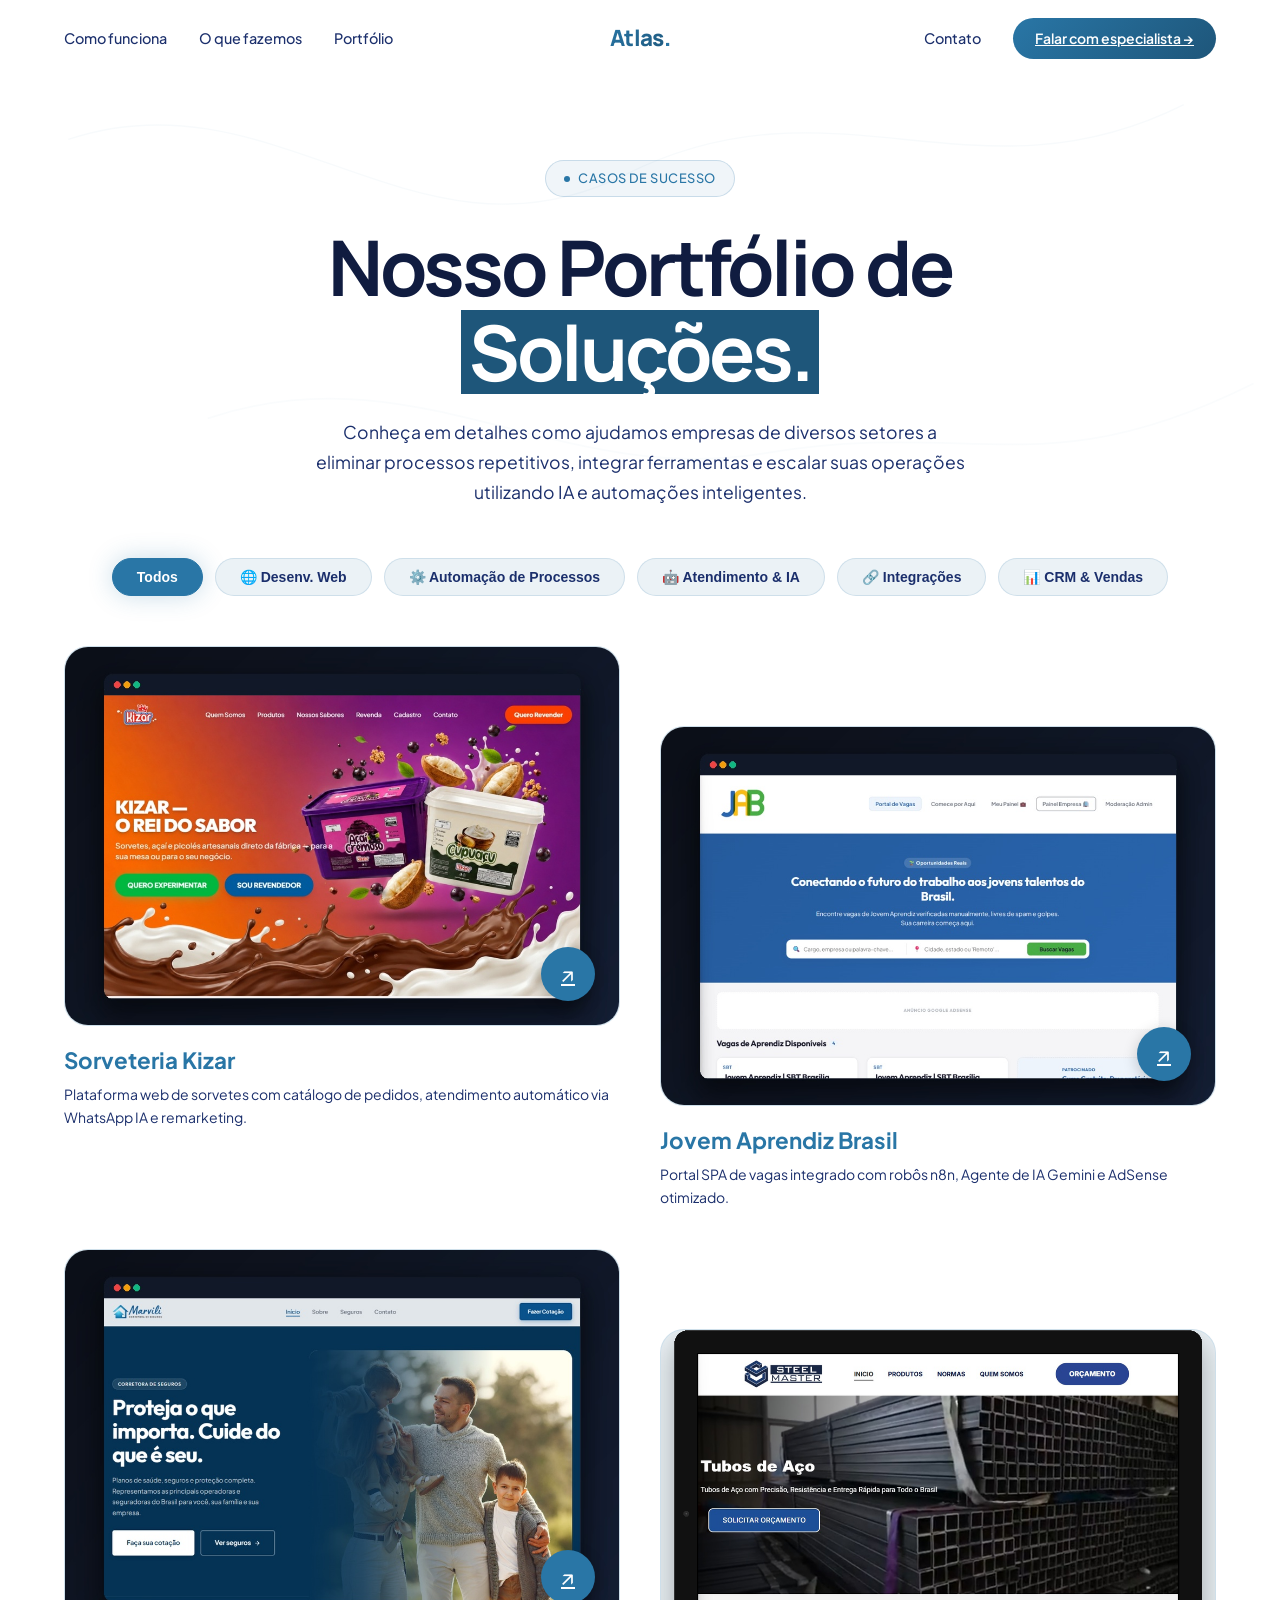
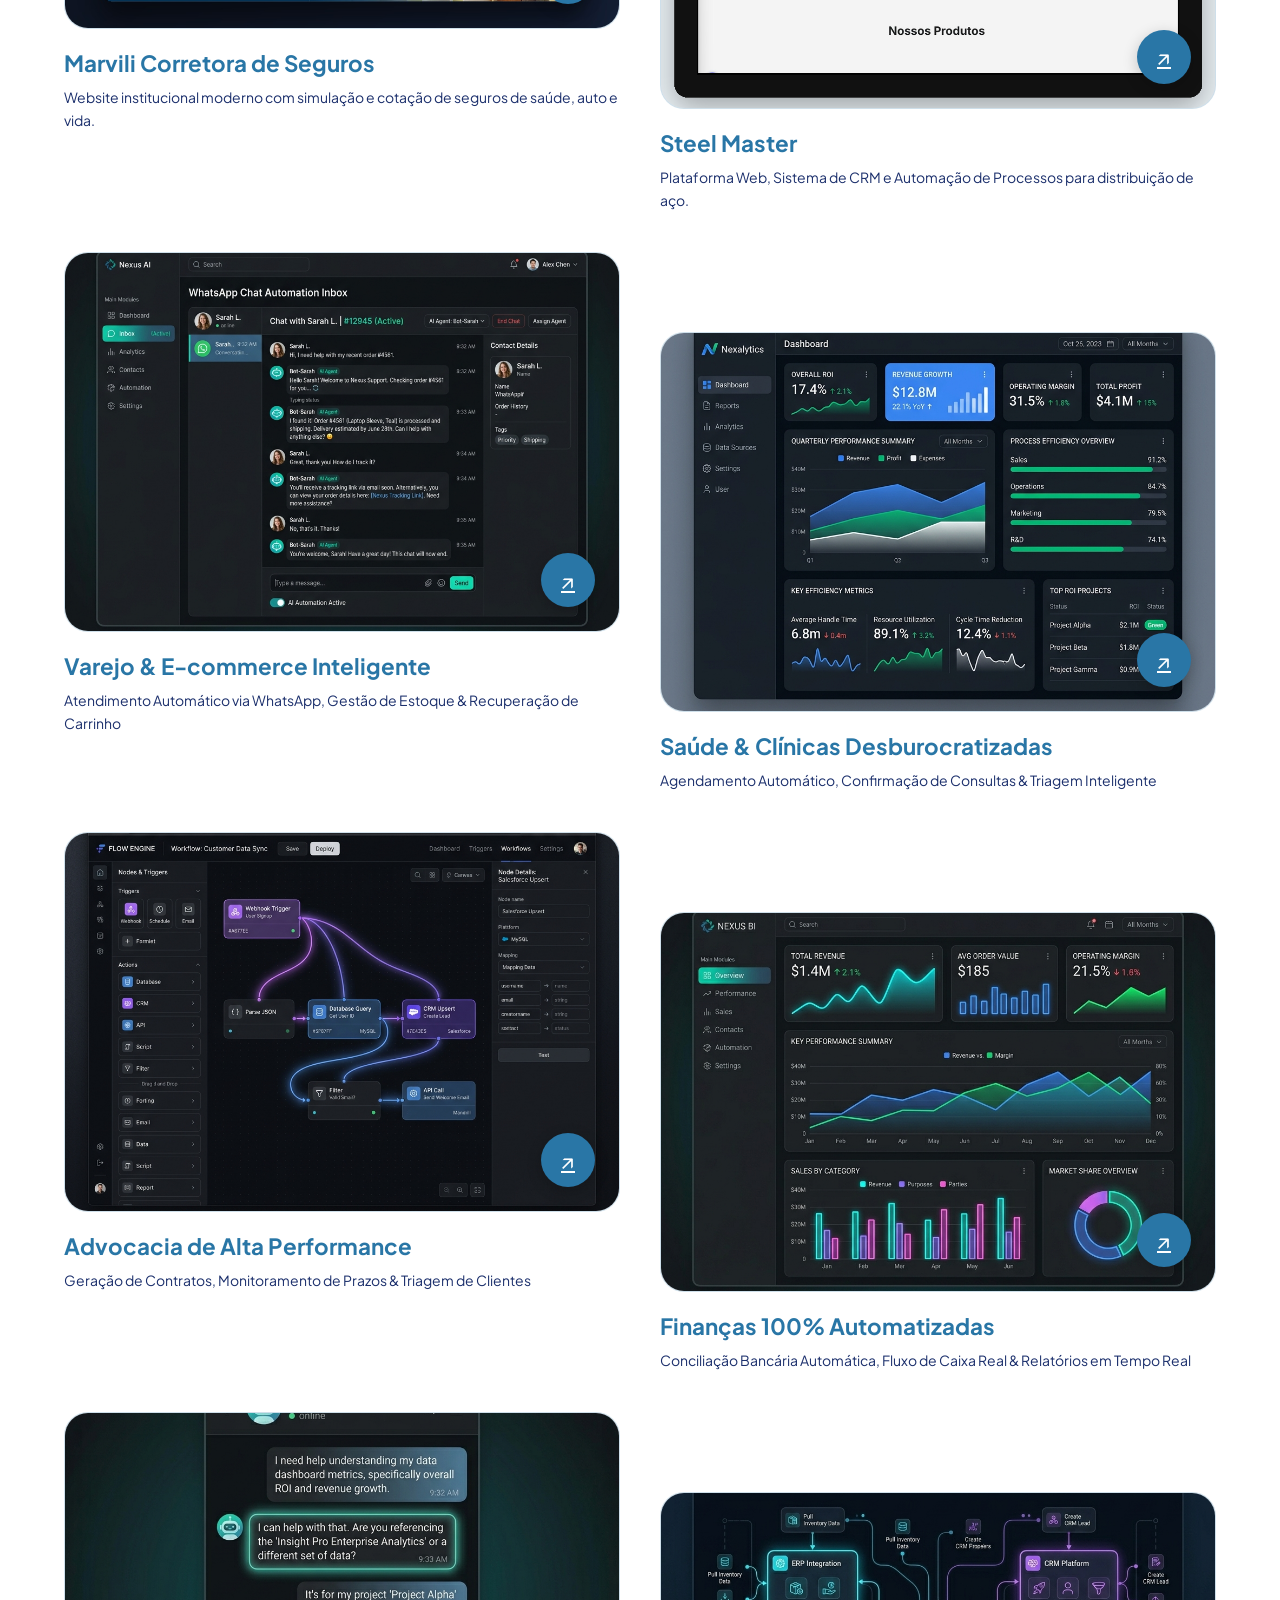
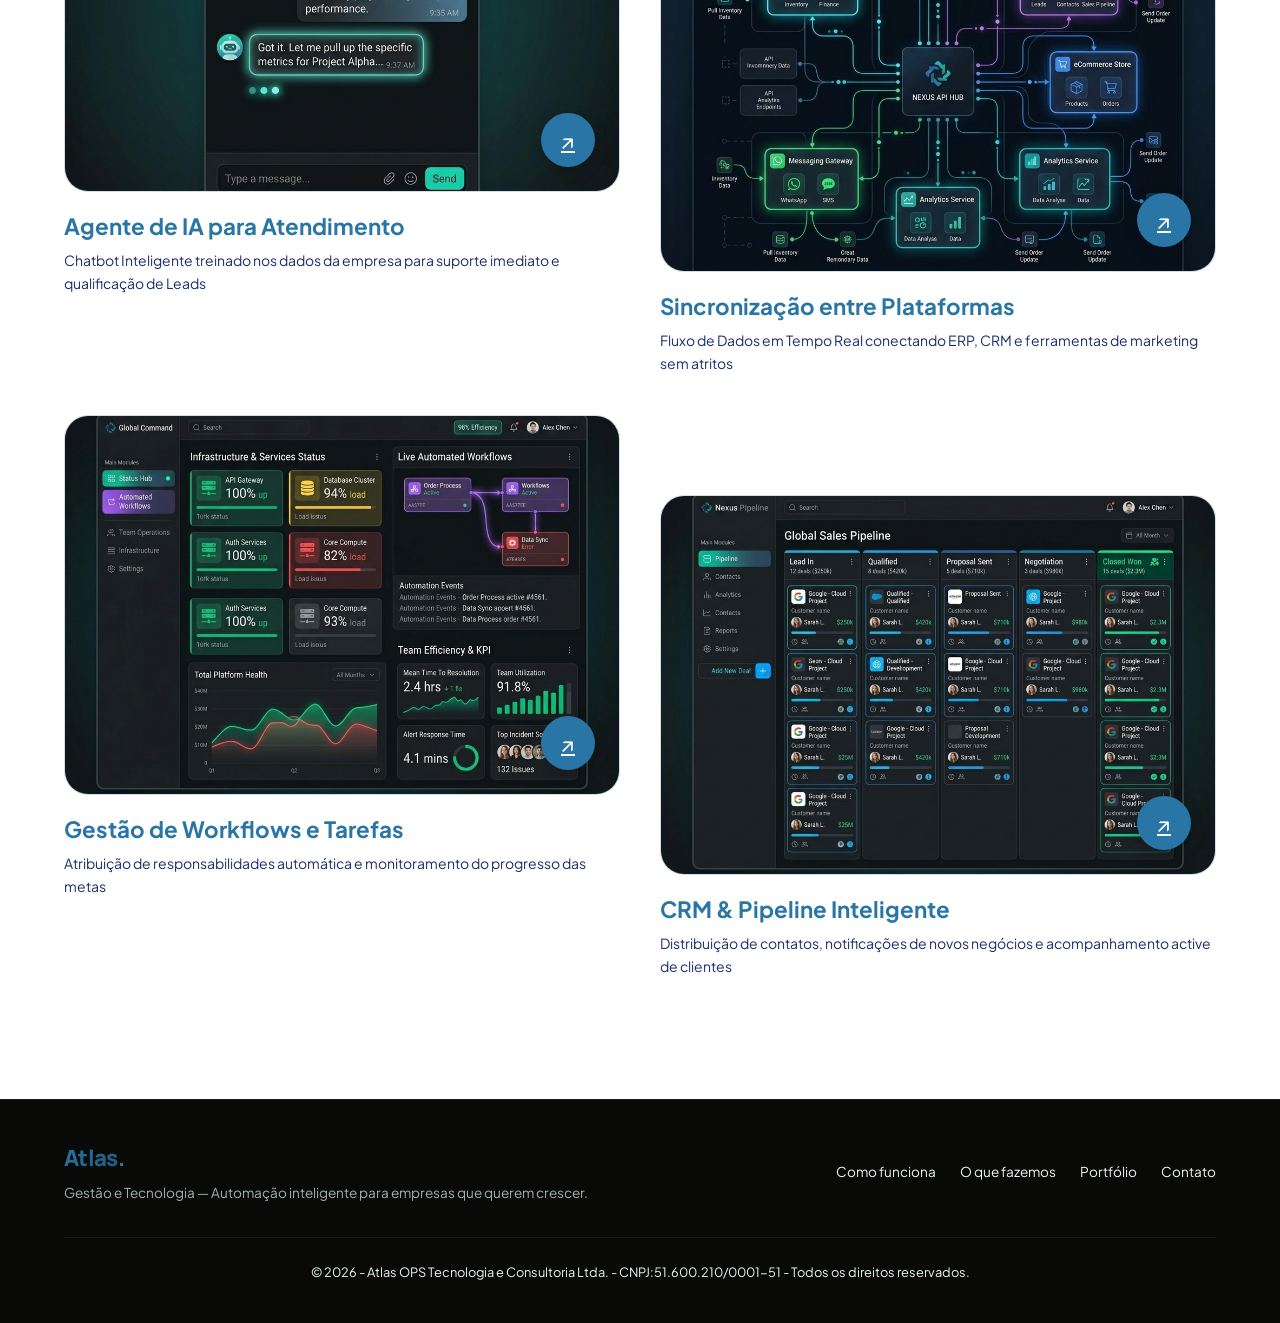
<file: index.html>
<!DOCTYPE html>
<html lang="pt-BR">

<head>
  <meta charset="UTF-8">
  <meta name="viewport" content="width=device-width, initial-scale=1.0">
  <title>Portfólio – Atlas | Casos de Sucesso e Projetos de Automação & IA</title>
  <link rel="preconnect" href="https://fonts.googleapis.com">
  <link
    href="https://fonts.googleapis.com/css2?family=Manrope:wght@400;600;700;800&family=Plus+Jakarta+Sans:wght@300;400;500;600&display=swap"
    rel="stylesheet">
  <style>
    :root {
      --bg: #090A08;
      --surface: #101C40;
      --surface2: #1B2F6C;
      --border: rgba(255, 255, 255, 0.08);
      --accent: #2976A6;
      --accent2: #1E567A;
      --accent3: #0C1530;
      --text: #F2F2F2;
      --muted: #72A2C4;
      --white: #FFFFFF;
      --radius: 16px;
      --grad: linear-gradient(135deg, #2976A6 0%, #1E567A 100%);
    }

    /* ── TEMAS DE SEÇÃO ── */
    .theme-light {
      --bg: #FFFFFF;
      --surface: #EBF2F6; /* Steel Ice */
      --surface2: #D6E4EE; /* Steel Mist */
      --border: rgba(41, 118, 166, 0.15); /* Steel Blue tint */
      --text: #090A08; /* Rich Black */
      --muted: #1B2F6C; /* Navy Warm */
      --accent: #2976A6; /* Steel Blue */
      background: var(--bg);
      color: var(--text);
    }

    .theme-dark {
      --bg: #090A08;
      --surface: #101C40;
      --surface2: #1B2F6C;
      --border: rgba(255, 255, 255, 0.08);
      --text: #F2F2F2;
      --muted: #72A2C4;
      --accent: #2976A6;
      background: var(--bg);
      color: var(--text);
    }

    *,
    *::before,
    *::after {
      box-sizing: border-box;
      margin: 0;
      padding: 0;
    }

    html {
      scroll-behavior: smooth;
    }

    body {
      color: var(--text);
      font-family: 'Plus Jakarta Sans', sans-serif;
      font-size: 16px;
      line-height: 1.65;
      overflow-x: hidden;
      background: var(--bg);
    }

    /* ── NOISE OVERLAY ── */
    body::before {
      content: '';
      position: fixed;
      inset: 0;
      background-image: url("data:image/svg+xml,%3Csvg viewBox='0 0 200 200' xmlns='http://www.w3.org/2000/svg'%3E%3Cfilter id='n'%3E%3CfeTurbulence type='fractalNoise' baseFrequency='0.9' numOctaves='4' stitchTiles='stitch'/%3E%3C/filter%3E%3Crect width='100%25' height='100%25' filter='url(%23n)' opacity='0.04'/%3E%3C/svg%3E");
      pointer-events: none;
      z-index: 0;
      opacity: 0.4;
    }

    h1,
    h2,
    h3,
    h4 {
      font-family: 'Manrope', sans-serif;
      line-height: 1.15;
    }

    .container {
      max-width: 1200px;
      margin: 0 auto;
      padding: 0 24px;
    }

    /* ── NAV ── */
    nav {
      position: fixed;
      top: 0;
      left: 0;
      right: 0;
      z-index: 100;
      padding: 18px 0;
      border-bottom: 1px solid transparent;
      transition: background 0.4s, border-color 0.4s, backdrop-filter 0.4s;
    }

    nav.scrolled {
      background: rgba(255, 255, 255, 0.85);
      backdrop-filter: blur(24px);
      border-color: rgba(9, 10, 8, 0.06);
    }
    
    nav.scrolled .nav-left a,
    nav.scrolled .nav-faq {
      color: #475569;
    }
    
    nav.scrolled .nav-left a:hover,
    nav.scrolled .nav-faq:hover {
      color: #090A08;
    }
    
    nav.scrolled .hamburger {
      color: #090A08;
      border-color: rgba(9, 10, 8, 0.12);
    }
    
    body.dark-nav nav.scrolled {
      background: rgba(9, 10, 8, 0.85);
      border-color: var(--border);
    }
    
    body.dark-nav nav.scrolled .nav-left a,
    body.dark-nav nav.scrolled .nav-faq {
      color: var(--muted);
    }
    
    body.dark-nav nav.scrolled .nav-left a:hover,
    body.dark-nav nav.scrolled .nav-faq:hover {
      color: var(--white);
    }
    
    body.dark-nav nav.scrolled .hamburger {
      color: var(--text);
      border-color: var(--border);
    }

    nav .inner {
      display: grid;
      grid-template-columns: 1fr auto 1fr;
      align-items: center;
      max-width: 1200px;
      margin: 0 auto;
      padding: 0 24px;
    }

    .nav-left {
      display: flex;
      gap: 32px;
    }

    .nav-left a {
      color: var(--muted);
      text-decoration: none;
      font-size: 0.9rem;
      font-weight: 500;
      transition: color 0.2s;
    }

    .nav-left a:hover {
      color: var(--text);
    }

    .logo {
      font-family: 'Manrope', sans-serif;
      font-weight: 800;
      font-size: 1.4rem;
      letter-spacing: -0.03em;
      background: var(--grad);
      -webkit-background-clip: text;
      -webkit-text-fill-color: transparent;
      background-clip: text;
      text-decoration: none;
      text-align: center;
    }

    .logo span {
      -webkit-text-fill-color: var(--accent);
    }

    .nav-right {
      display: flex;
      align-items: center;
      justify-content: flex-end;
      gap: 32px;
    }

    .nav-faq {
      color: var(--muted);
      text-decoration: none;
      font-size: 0.9rem;
      font-weight: 500;
      transition: color 0.2s;
    }

    .nav-faq:hover {
      color: var(--text);
    }

    .nav-cta {
      background: var(--grad);
      color: var(--white) !important;
      padding: 9px 22px;
      border-radius: 100px;
      font-weight: 600 !important;
      font-size: 0.875rem !important;
      transition: opacity 0.2s, transform 0.2s !important;
    }

    .nav-cta:hover {
      opacity: 0.85;
      transform: translateY(-1px);
    }

    /* ── HERO ── */
    .hero {
      position: relative;
      min-height: 55vh;
      display: flex;
      align-items: center;
      justify-content: center;
      text-align: center;
      padding: 160px 24px 80px;
      overflow: hidden;
    }

    .hero-badge {
      display: inline-flex;
      align-items: center;
      gap: 8px;
      background: rgba(41, 118, 166, 0.07);
      border: 1px solid rgba(41, 118, 166, 0.2);
      border-radius: 100px;
      padding: 7px 18px;
      font-size: 0.8rem;
      font-weight: 500;
      color: var(--accent);
      margin-bottom: 28px;
      letter-spacing: 0.04em;
      text-transform: uppercase;
    }

    .hero-badge::before {
      content: '';
      width: 6px;
      height: 6px;
      background: var(--accent);
      border-radius: 50%;
      animation: pulse 2s infinite;
    }

    @keyframes pulse {
      0%, 100% {
        opacity: 1;
        transform: scale(1);
      }
      50% {
        opacity: 0.4;
        transform: scale(1.5);
      }
    }

    /* ── PORTFOLIO GRID ── */
    .portfolio-grid {
      display: grid;
      grid-template-columns: repeat(2, 1fr);
      gap: 40px;
      margin-top: 48px;
      align-items: start;
    }

    @media (min-width: 992px) {
      .portfolio-grid .portfolio-item:nth-child(even) {
        margin-top: 80px;
      }
    }

    .portfolio-item {
      display: flex;
      flex-direction: column;
      gap: 16px;
      position: relative;
    }

    .portfolio-img-wrap {
      width: 100%;
      height: 380px;
      border-radius: 24px;
      overflow: hidden;
      border: 1px solid var(--border);
      background: var(--surface);
      position: relative;
    }

    .portfolio-img {
      width: 100%;
      height: 100%;
      object-fit: cover;
      transition: transform 0.6s cubic-bezier(0.16, 1, 0.3, 1);
    }

    .portfolio-item:hover .portfolio-img {
      transform: scale(1.03);
    }

    .portfolio-info {
      display: flex;
      flex-direction: column;
      gap: 4px;
    }

    .portfolio-title {
      font-size: 1.4rem;
      font-weight: 700;
      color: var(--accent);
      text-decoration: none;
      transition: color 0.2s;
    }

    .portfolio-title:hover {
      color: var(--accent2);
    }

    .portfolio-desc {
      font-size: 0.875rem;
      color: var(--muted);
    }

    .portfolio-badge-float {
      position: absolute;
      bottom: 24px;
      right: 24px;
      width: 54px;
      height: 54px;
      border-radius: 50%;
      background: var(--accent);
      color: #fff;
      display: flex;
      align-items: center;
      justify-content: center;
      font-size: 1.4rem;
      box-shadow: 0 4px 15px rgba(0, 0, 0, 0.2);
      transition: transform 0.3s;
      z-index: 2;
    }

    .portfolio-item:hover .portfolio-badge-float {
      transform: scale(1.1) rotate(45deg);
    }

    /* ── FOOTER ── */
    footer {
      border-top: 1px solid var(--border);
      padding: 40px 0;
    }

    .footer-inner {
      display: flex;
      align-items: center;
      justify-content: space-between;
      flex-wrap: wrap;
      gap: 20px;
    }

    .footer-left p {
      font-size: 0.85rem;
      color: #EBF5F6;
      margin-top: 6px;
    }

    .footer-right {
      display: flex;
      gap: 24px;
    }

    .footer-right a {
      font-size: 0.85rem;
      color: #EBF5F6;
      text-decoration: none;
      transition: color 0.2s;
    }

    .footer-right a:hover {
      color: var(--white);
    }

    /* ── SCROLL REVEAL ── */
    .reveal {
      opacity: 0;
      transform: translateY(30px);
      transition: opacity 0.7s ease, transform 0.7s ease;
    }

    .reveal.visible {
      opacity: 1;
      transform: translateY(0);
    }

    /* ── RESPONSIVE ── */
    @media (max-width: 900px) {
      nav .inner {
        grid-template-columns: 1fr auto;
      }

      .nav-left,
      .nav-right {
        display: none;
      }

      .hamburger {
        display: flex;
      }

      .portfolio-grid {
        grid-template-columns: 1fr;
        gap: 28px;
      }

      .footer-inner {
        flex-direction: column;
        text-align: center;
      }

      /* Mobile open state */
      nav.mobile-open {
        background: var(--bg) !important;
        backdrop-filter: blur(24px) !important;
        height: 100vh;
        border-bottom: 1px solid var(--border);
      }
      
      nav.mobile-open .inner {
        grid-template-columns: 1fr auto;
        grid-template-rows: auto 1fr;
        height: 100%;
        align-content: flex-start;
      }
      
      nav.mobile-open .nav-left,
      nav.mobile-open .nav-right {
        display: flex !important;
        flex-direction: column;
        align-items: center;
        justify-content: center;
        grid-column: 1 / span 2;
        width: 100%;
        gap: 24px;
        margin-top: 40px;
      }
      
      nav.mobile-open .nav-right {
        margin-top: 24px;
      }

      nav.mobile-open .nav-left a,
      nav.mobile-open .nav-right a {
        font-size: 1.25rem;
        font-weight: 600;
        color: var(--text);
      }
      
      nav.mobile-open .nav-right .nav-cta {
        width: 80%;
        text-align: center;
        padding: 14px 28px;
        font-size: 1.1rem !important;
      }
    }

    .hamburger {
      display: none;
      background: none;
      border: 1px solid var(--border);
      border-radius: 8px;
      padding: 8px 10px;
      color: var(--text);
      cursor: pointer;
      font-size: 1rem;
    }

    /* ── FILTER TABS ── */
    .filter-tabs {
      display: flex;
      gap: 12px;
      flex-wrap: wrap;
      justify-content: center;
      margin-bottom: 50px;
      position: relative;
      z-index: 5;
    }

    .filter-tab {
      background: var(--surface);
      border: 1px solid var(--border);
      border-radius: 100px;
      padding: 10px 24px;
      font-size: 0.875rem;
      font-weight: 600;
      color: var(--muted);
      cursor: pointer;
      outline: none;
      transition: all 0.25s cubic-bezier(0.16, 1, 0.3, 1);
    }

    .filter-tab:hover,
    .filter-tab.active {
      background: var(--accent);
      border-color: var(--accent);
      color: var(--white);
    }

    .filter-tab.active {
      box-shadow: 0 0 25px rgba(41, 118, 166, 0.25);
    }
  </style>
</head>

<body class="theme-light">

  <!-- NAV -->
  <nav id="navbar">
    <div class="inner">
      <div class="nav-left">
        <a href="https://atlasgestaops.com.br/#especialidade">Como funciona</a>
        <a href="https://atlasgestaops.com.br/#especialidade">O que fazemos</a>
        <a href="https://atlasbot.tech/">Portfólio</a>
      </div>
      <a href="https://atlasgestaops.com.br/" class="logo">Atlas<span>.</span></a>
      <div class="nav-right">
        <a href="https://atlasgestaops.com.br/#contato" class="nav-faq">Contato</a>
        <a href="https://wa.me/5511954047910" target="_blank" rel="noopener" class="nav-cta">Falar com especialista →</a>
      </div>
      <button class="hamburger"
        onclick="toggleMobileMenu()">☰</button>
    </div>
  </nav>

  <!-- HERO (THEME LIGHT) -->
  <section class="hero theme-light" style="position: relative; min-height: 50vh; display: flex; align-items: center; justify-content: center; padding: 160px 24px 40px; overflow: hidden;">
    <div class="hero-bg-shapes">
      <svg viewBox="0 0 1440 800" fill="none" xmlns="http://www.w3.org/2000/svg" style="position: absolute; inset: 0; width: 100%; height: 100%; pointer-events: none; z-index: 0;">
        <path opacity="0.12" d="M-100 200C200 100 400 400 700 250C1000 100 1200 300 1500 150" stroke="url(#hero-stroke-grad)" stroke-width="2"/>
        <path opacity="0.08" d="M100 600C400 500 600 700 900 650C1200 600 1300 700 1600 550" stroke="url(#hero-stroke-grad)" stroke-width="2.5"/>
        <defs>
          <linearGradient id="hero-stroke-grad" x1="0" y1="0" x2="1440" y2="800">
            <stop stop-color="var(--accent)" stop-opacity="0.3"/>
            <stop offset="1" stop-color="var(--accent2)" stop-opacity="0"/>
          </linearGradient>
        </defs>
      </svg>
    </div>

    <div class="container hero-container" style="position: relative; z-index: 1; width: 100%; display: flex; flex-direction: column; align-items: center;">
      <span class="hero-badge">Casos de Sucesso</span>
      <h1 class="hero-headline" style="text-align: center; max-width: 900px; margin: 0 auto 24px; font-size: clamp(3rem, 6vw, 5rem); line-height: 1.1; letter-spacing: -0.04em; color: #101C40;">
        Nosso Portfólio de <span style="background: #1E567A; color: #ffffff; -webkit-text-fill-color: #ffffff; padding: 0 8px; display: inline-block;">Soluções.</span>
      </h1>
      <p class="hero-sub" style="text-align: center; max-width: 650px; margin: 0 auto 10px; font-size: 1.1rem; color: var(--muted); line-height: 1.7;">
        Conheça em detalhes como ajudamos empresas de diversos setores a eliminar processos repetitivos, integrar ferramentas e escalar suas operações utilizando IA e automações inteligentes.
      </p>
    </div>
  </section>

  <!-- CASES SECTION (THEME LIGHT) -->
  <section class="theme-light" id="casos-portfolio" style="padding-bottom: 120px; position: relative;">
    <div class="container">
      
      <!-- Filtros por Tipo de Serviço -->
      <div class="filter-tabs">
        <button class="filter-tab active" onclick="filterPortfolio('all')">Todos</button>
        <button class="filter-tab" onclick="filterPortfolio('web')">🌐 Desenv. Web</button>
        <button class="filter-tab" onclick="filterPortfolio('automacao')">⚙️ Automação de Processos</button>
        <button class="filter-tab" onclick="filterPortfolio('ia')">🤖 Atendimento & IA</button>
        <button class="filter-tab" onclick="filterPortfolio('integracoes')">🔗 Integrações</button>
        <button class="filter-tab" onclick="filterPortfolio('crm')">📊 CRM & Vendas</button>
      </div>

      <div class="portfolio-grid">
        <!-- Item: Sorveteria Kizar -->
        <div class="portfolio-item reveal" data-category="web ia automacao">
          <div class="portfolio-img-wrap">
            <img src="assets/kizar_mockup.png" alt="Sorveteria Kizar" class="portfolio-img">
            <a href="./sorveteria-kizar/index.html" class="portfolio-badge-float">↗</a>
          </div>
          <div class="portfolio-info">
            <a href="./sorveteria-kizar/index.html" class="portfolio-title">Sorveteria Kizar</a>
            <span class="portfolio-desc">Plataforma web de sorvetes com catálogo de pedidos, atendimento automático via WhatsApp IA e remarketing.</span>
          </div>
        </div>

        <!-- Item: Jovem Aprendiz Brasil -->
        <div class="portfolio-item reveal" data-category="web automacao">
          <div class="portfolio-img-wrap">
            <img src="assets/jab_mockup.png" alt="Jovem Aprendiz Brasil" class="portfolio-img">
            <a href="./jovem-aprendiz-brasil/index.html" class="portfolio-badge-float">↗</a>
          </div>
          <div class="portfolio-info">
            <a href="./jovem-aprendiz-brasil/index.html" class="portfolio-title">Jovem Aprendiz Brasil</a>
            <span class="portfolio-desc">Portal SPA de vagas integrado com robôs n8n, Agente de IA Gemini e AdSense otimizado.</span>
          </div>
        </div>

        <!-- Item: Marvili Corretora de Seguros -->
        <div class="portfolio-item reveal" data-category="web crm">
          <div class="portfolio-img-wrap">
            <img src="assets/marvili_mockup.png" alt="Marvili Corretora de Seguros" class="portfolio-img">
            <a href="./marvili/index.html" class="portfolio-badge-float">↗</a>
          </div>
          <div class="portfolio-info">
            <a href="./marvili/index.html" class="portfolio-title">Marvili Corretora de Seguros</a>
            <span class="portfolio-desc">Website institucional moderno com simulação e cotação de seguros de saúde, auto e vida.</span>
          </div>
        </div>

        <!-- Item: Steel Master -->
        <div class="portfolio-item reveal" data-category="web crm automacao">
          <div class="portfolio-img-wrap">
            <img src="assets/steelmaster_mockup.png" alt="Steel Master" class="portfolio-img">
            <a href="https://steelmaster.com.br/" target="_blank" rel="noopener" class="portfolio-badge-float">↗</a>
          </div>
          <div class="portfolio-info">
            <a href="https://steelmaster.com.br/" target="_blank" rel="noopener" class="portfolio-title">Steel Master</a>
            <span class="portfolio-desc">Plataforma Web, Sistema de CRM e Automação de Processos para distribuição de aço.</span>
          </div>
        </div>

        <!-- Item 1: Varejo & E-commerce -->
        <div class="portfolio-item reveal" data-category="web">
          <div class="portfolio-img-wrap">
            <img src="assets/whatsapp_ai_dashboard.png" alt="Varejo & E-commerce" class="portfolio-img">
            <a href="https://wa.me/5511954047910" target="_blank" rel="noopener" class="portfolio-badge-float">↗</a>
          </div>
          <div class="portfolio-info">
            <a href="https://wa.me/5511954047910" target="_blank" rel="noopener" class="portfolio-title">Varejo & E-commerce Inteligente</a>
            <span class="portfolio-desc">Atendimento Automático via WhatsApp, Gestão de Estoque & Recuperação de Carrinho</span>
          </div>
        </div>

        <!-- Item 2: Saúde & Clínicas -->
        <div class="portfolio-item reveal" data-category="ia">
          <div class="portfolio-img-wrap">
            <img src="assets/data_analytics_dashboard.png" alt="Saúde & Clínicas" class="portfolio-img">
            <a href="https://wa.me/5511954047910" target="_blank" rel="noopener" class="portfolio-badge-float">↗</a>
          </div>
          <div class="portfolio-info">
            <a href="https://wa.me/5511954047910" target="_blank" rel="noopener" class="portfolio-title">Saúde & Clínicas Desburocratizadas</a>
            <span class="portfolio-desc">Agendamento Automático, Confirmação de Consultas & Triagem Inteligente</span>
          </div>
        </div>

        <!-- Item 3: Escritórios Jurídicos -->
        <div class="portfolio-item reveal" data-category="automacao">
          <div class="portfolio-img-wrap">
            <img src="assets/process_automation_flow.png" alt="Escritórios Jurídicos" class="portfolio-img">
            <a href="https://wa.me/5511954047910" target="_blank" rel="noopener" class="portfolio-badge-float">↗</a>
          </div>
          <div class="portfolio-info">
            <a href="https://wa.me/5511954047910" target="_blank" rel="noopener" class="portfolio-title">Advocacia de Alta Performance</a>
            <span class="portfolio-desc">Geração de Contratos, Monitoramento de Prazos & Triagem de Clientes</span>
          </div>
        </div>

        <!-- Item 4: Finanças & Contabilidade -->
        <div class="portfolio-item reveal" data-category="automacao">
          <div class="portfolio-img-wrap">
            <img src="assets/business_analytics_charts.png" alt="Finanças & Contabilidade" class="portfolio-img">
            <a href="https://wa.me/5511954047910" target="_blank" rel="noopener" class="portfolio-badge-float">↗</a>
          </div>
          <div class="portfolio-info">
            <a href="https://wa.me/5511954047910" target="_blank" rel="noopener" class="portfolio-title">Finanças 100% Automatizadas</a>
            <span class="portfolio-desc">Conciliação Bancária Automática, Fluxo de Caixa Real & Relatórios em Tempo Real</span>
          </div>
        </div>

        <!-- Item 5: Atendimento e Suporte com IA -->
        <div class="portfolio-item reveal" data-category="ia">
          <div class="portfolio-img-wrap">
            <img src="assets/ai_chat_interface.png" alt="Atendimento e Suporte com IA" class="portfolio-img">
            <a href="https://wa.me/5511954047910" target="_blank" rel="noopener" class="portfolio-badge-float">↗</a>
          </div>
          <div class="portfolio-info">
            <a href="https://wa.me/5511954047910" target="_blank" rel="noopener" class="portfolio-title">Agente de IA para Atendimento</a>
            <span class="portfolio-desc">Chatbot Inteligente treinado nos dados da empresa para suporte imediato e qualificação de Leads</span>
          </div>
        </div>

        <!-- Item 6: Integrações de APIs -->
        <div class="portfolio-item reveal" data-category="integracoes">
          <div class="portfolio-img-wrap">
            <img src="assets/api_integration_nodes.png" alt="Integrações de APIs" class="portfolio-img">
            <a href="https://wa.me/5511954047910" target="_blank" rel="noopener" class="portfolio-badge-float">↗</a>
          </div>
          <div class="portfolio-info">
            <a href="https://wa.me/5511954047910" target="_blank" rel="noopener" class="portfolio-title">Sincronização entre Plataformas</a>
            <span class="portfolio-desc">Fluxo de Dados em Tempo Real conectando ERP, CRM e ferramentas de marketing sem atritos</span>
          </div>
        </div>

        <!-- Item 7: Gestão Operacional de Equipes -->
        <div class="portfolio-item reveal" data-category="automacao">
          <div class="portfolio-img-wrap">
            <img src="assets/ops_workflow_dashboard.png" alt="Gestão Operacional de Equipes" class="portfolio-img">
            <a href="https://wa.me/5511954047910" target="_blank" rel="noopener" class="portfolio-badge-float">↗</a>
          </div>
          <div class="portfolio-info">
            <a href="https://wa.me/5511954047910" target="_blank" rel="noopener" class="portfolio-title">Gestão de Workflows e Tarefas</a>
            <span class="portfolio-desc">Atribuição de responsabilidades automática e monitoramento do progresso das metas</span>
          </div>
        </div>

        <!-- Item 8: Funil de Vendas Automatizado -->
        <div class="portfolio-item reveal" data-category="integracoes">
          <div class="portfolio-img-wrap">
            <img src="assets/sales_crm_kanban.png" alt="Funil de Vendas Automatizado" class="portfolio-img">
            <a href="https://wa.me/5511954047910" target="_blank" rel="noopener" class="portfolio-badge-float">↗</a>
          </div>
          <div class="portfolio-info">
            <a href="https://wa.me/5511954047910" target="_blank" rel="noopener" class="portfolio-title">CRM & Pipeline Inteligente</a>
            <span class="portfolio-desc">Distribuição de contatos, notificações de novos negócios e acompanhamento active de clientes</span>
          </div>
        </div>
      </div>
    </div>
  </section>

  <!-- FOOTER -->
  <footer class="theme-dark">
    <div class="container">
      <div class="footer-inner">
        <div class="footer-left">
          <a href="https://atlasgestaops.com.br/" class="logo" style="color: #EBF5F6;">Atlas<span style="color: var(--accent);">.</span></a>
          <p style="color: #a0b1b3;">Gestão e Tecnologia — Automação inteligente para empresas que querem crescer.</p>
        </div>
        <div class="footer-right">
          <a href="https://atlasgestaops.com.br/#especialidade" style="color: #EBF5F6;">Como funciona</a>
          <a href="https://atlasgestaops.com.br/#especialidade" style="color: #EBF5F6;">O que fazemos</a>
          <a href="https://atlasbot.tech/" style="color: #EBF5F6;">Portfólio</a>
          <a href="https://atlasgestaops.com.br/#contato" style="color: #EBF5F6;">Contato</a>
        </div>
      </div>
      <div style="border-top:1px solid var(--border);margin-top:32px;padding-top:24px;text-align:center;">
        <p style="font-size:0.8rem;color:#EBF5F6;">© 2026 - Atlas OPS Tecnologia e Consultoria Ltda. -
          CNPJ:51.600.210/0001-51 - Todos os direitos reservados.</p>
      </div>
    </div>
  </footer>

  <script>
    // Navbar scroll
    window.addEventListener('scroll', () => {
      document.getElementById('navbar').classList.toggle('scrolled', window.scrollY > 40);
    });

    // Scroll reveal
    const observer = new IntersectionObserver((entries) => {
      entries.forEach(entry => {
        if (entry.isIntersecting) {
          entry.target.classList.add('visible');
        }
      });
    }, { threshold: 0.12 });
    document.querySelectorAll('.reveal').forEach(el => observer.observe(el));

    // Mobile menu toggle
    function toggleMobileMenu() {
      const nav = document.getElementById('navbar');
      const hamburger = document.querySelector('.hamburger');
      nav.classList.toggle('mobile-open');
      if (nav.classList.contains('mobile-open')) {
        hamburger.textContent = '✕';
        document.body.style.overflow = 'hidden';
      } else {
        hamburger.textContent = '☰';
        document.body.style.overflow = '';
      }
    }

    document.querySelectorAll('nav a').forEach(link => {
      link.addEventListener('click', () => {
        const nav = document.getElementById('navbar');
        const hamburger = document.querySelector('.hamburger');
        if (nav.classList.contains('mobile-open')) {
          nav.classList.remove('mobile-open');
          hamburger.textContent = '☰';
          document.body.style.overflow = '';
        }
      });
    });

    // Função de filtro do Portfólio
    function filterPortfolio(category) {
      // Atualizar classe ativa das abas
      document.querySelectorAll('.filter-tab').forEach(btn => {
        btn.classList.remove('active');
      });
      
      // Define a aba clicada como ativa
      if (event && event.currentTarget) {
        event.currentTarget.classList.add('active');
      }

      // Filtrar itens
      const items = document.querySelectorAll('.portfolio-item');
      items.forEach(item => {
        if (category === 'all' || (item.getAttribute('data-category') && item.getAttribute('data-category').split(' ').includes(category))) {
          item.style.display = 'flex';
          // Aciona pequena transição suave
          setTimeout(() => {
            item.style.opacity = '1';
            item.style.transform = 'translateY(0)';
          }, 50);
        } else {
          item.style.display = 'none';
        }
      });
    }
  </script>
</body>

</html>
</file>
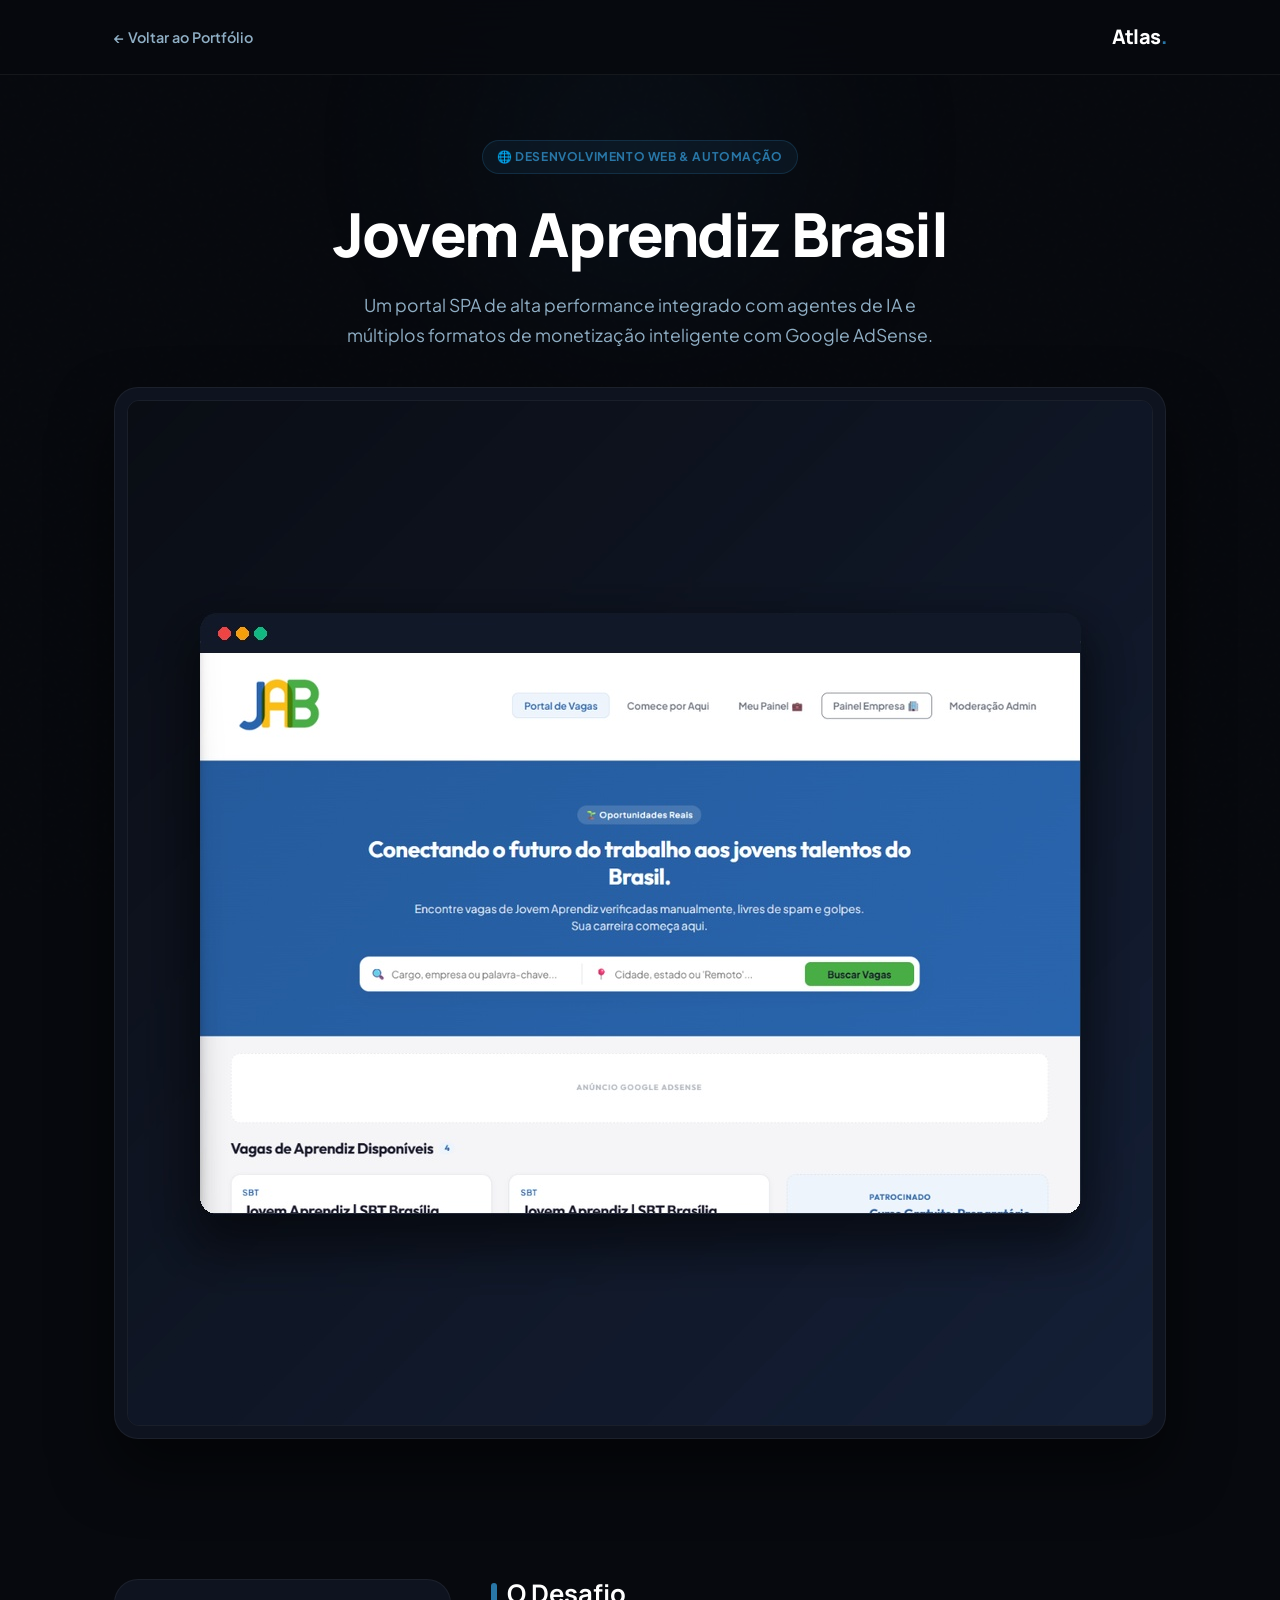
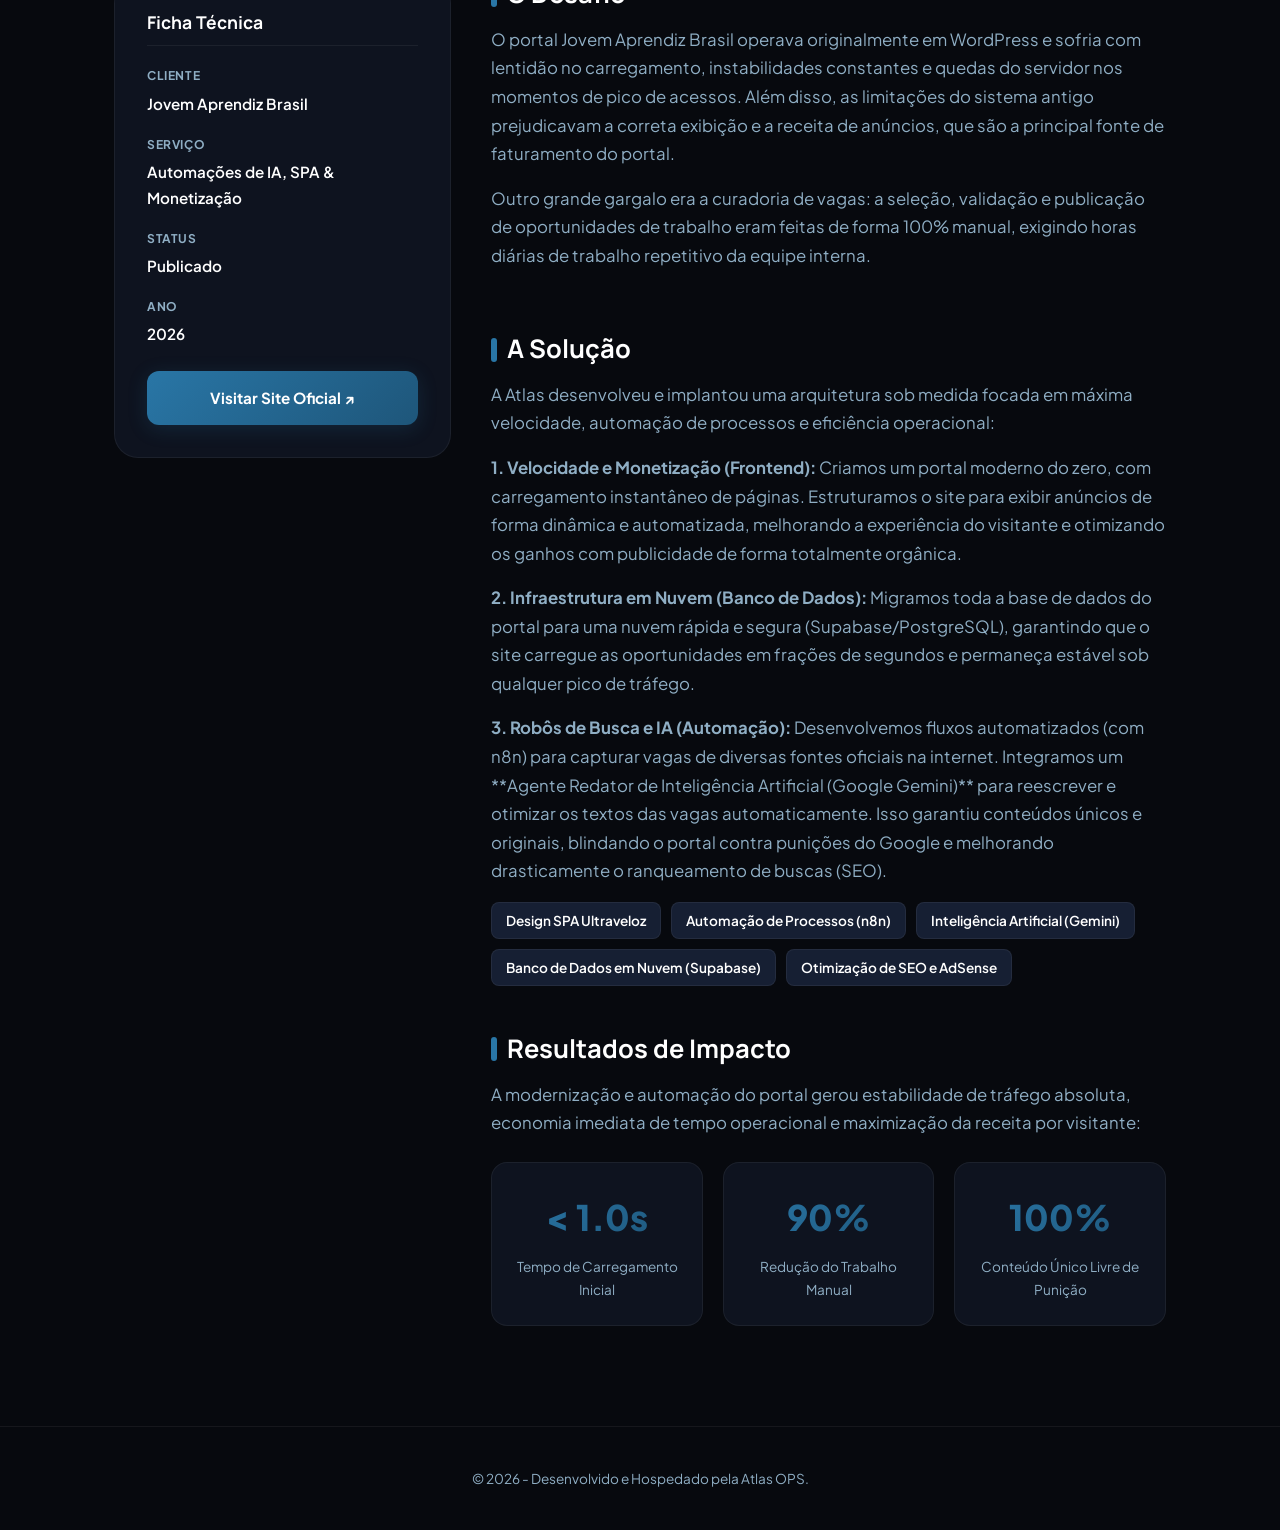
<file: jovem-aprendiz-brasil/index.html>
<!DOCTYPE html>
<html lang="pt-BR">

<head>
  <meta charset="UTF-8">
  <meta name="viewport" content="width=device-width, initial-scale=1.0">
  <title>Jovem Aprendiz Brasil – Estudo de Caso | Atlas</title>
  <link rel="preconnect" href="https://fonts.googleapis.com">
  <link href="https://fonts.googleapis.com/css2?family=Manrope:wght@400;600;700;800&family=Plus+Jakarta+Sans:wght@300;400;500;600&family=Outfit:wght@400;600;700;800&display=swap" rel="stylesheet">
  <style>
    :root {
      --bg: #07090E;
      --surface: #0E131F;
      --surface2: #161F33;
      --border: rgba(255, 255, 255, 0.06);
      --accent: #2976A6;
      --accent2: #1E567A;
      --text: #F2F2F2;
      --muted: #8FAEC4;
      --white: #FFFFFF;
      --radius: 24px;
      --grad: linear-gradient(135deg, #2976A6 0%, #1E567A 100%);
    }

    *, *::before, *::after {
      box-sizing: border-box;
      margin: 0;
      padding: 0;
    }

    html { scroll-behavior: smooth; }
    body {
      color: var(--text);
      font-family: 'Plus Jakarta Sans', sans-serif;
      font-size: 16px;
      line-height: 1.7;
      overflow-x: hidden;
      background: var(--bg);
    }

    body::before {
      content: '';
      position: fixed;
      inset: 0;
      background-image: url("data:image/svg+xml,%3Csvg viewBox='0 0 200 200' xmlns='http://www.w3.org/2000/svg'%3E%3Cfilter id='n'%3E%3CfeTurbulence type='fractalNoise' baseFrequency='0.9' numOctaves='4' stitchTiles='stitch'/%3E%3C/filter%3E%3Crect width='100%25' height='100%25' filter='url(%23n)' opacity='0.03'/%3E%3C/svg%3E");
      pointer-events: none;
      z-index: 0;
      opacity: 0.3;
    }

    h1, h2, h3, h4 { font-family: 'Manrope', sans-serif; line-height: 1.2; color: var(--white); }
    .container { max-width: 1100px; margin: 0 auto; padding: 0 24px; position: relative; z-index: 1; }

    /* NAV */
    nav {
      position: fixed;
      top: 0; left: 0; right: 0;
      z-index: 100;
      padding: 20px 0;
      background: rgba(7, 9, 14, 0.8);
      backdrop-filter: blur(20px);
      border-bottom: 1px solid var(--border);
    }
    nav .inner { display: flex; justify-content: space-between; align-items: center; }
    .nav-back { color: var(--muted); text-decoration: none; font-size: 0.9rem; font-weight: 600; display: flex; align-items: center; gap: 8px; transition: color 0.2s; }
    .nav-back:hover { color: var(--white); }
    .logo { font-family: 'Manrope', sans-serif; font-weight: 800; font-size: 1.25rem; letter-spacing: -0.03em; color: var(--white); text-decoration: none; }
    .logo span { color: var(--accent); }

    /* HERO */
    .hero { padding: 140px 0 60px; text-align: center; position: relative; }
    .hero::before {
      content: '';
      position: absolute;
      width: 500px; height: 500px;
      background: radial-gradient(circle, rgba(41, 118, 166, 0.08) 0%, transparent 70%);
      top: -100px; left: 50%;
      transform: translateX(-50%);
      pointer-events: none; filter: blur(80px);
    }
    .badge {
      display: inline-flex; align-items: center; gap: 6px;
      background: rgba(41, 118, 166, 0.1);
      border: 1px solid rgba(41, 118, 166, 0.25);
      border-radius: 100px;
      padding: 6px 14px;
      font-size: 0.75rem; font-weight: 700; color: var(--accent);
      text-transform: uppercase; letter-spacing: 0.05em;
      margin-bottom: 24px;
    }
    .hero h1 { font-size: clamp(2.2rem, 5vw, 3.8rem); font-weight: 800; letter-spacing: -0.03em; max-width: 800px; margin: 0 auto 20px; }
    .hero p { font-size: 1.1rem; color: var(--muted); max-width: 600px; margin: 0 auto 36px; }

    /* VISUAL WRAP */
    .mockup-container {
      border-radius: var(--radius);
      border: 1px solid var(--border);
      background: var(--surface);
      padding: 12px;
      box-shadow: 0 30px 60px rgba(0, 0, 0, 0.5);
      margin-bottom: 80px;
      overflow: hidden;
    }
    .mockup-img { width: 100%; height: auto; border-radius: calc(var(--radius) - 12px); display: block; border: 1px solid rgba(255, 255, 255, 0.05); }

    /* DETAILS GRID */
    .grid-info { display: grid; grid-template-columns: 1fr 2fr; gap: 40px; margin-bottom: 80px; }
    @media (max-width: 768px) { .grid-info { grid-template-columns: 1fr; gap: 32px; } }

    .sidebar { background: var(--surface); border: 1px solid var(--border); border-radius: var(--radius); padding: 32px; height: fit-content; position: sticky; top: 100px; }
    .sidebar-title { font-size: 1.1rem; font-weight: 700; margin-bottom: 20px; border-bottom: 1px solid var(--border); padding-bottom: 12px; }
    .meta-list { display: flex; flex-direction: column; gap: 18px; }
    .meta-item h5 { font-size: 0.75rem; text-transform: uppercase; letter-spacing: 0.05em; color: var(--muted); margin-bottom: 4px; }
    .meta-item p { font-size: 0.95rem; font-weight: 600; color: var(--white); }

    .btn-visit {
      display: inline-flex; align-items: center; justify-content: center; gap: 8px;
      background: var(--grad); color: var(--white); text-decoration: none;
      padding: 14px 24px; border-radius: 12px; font-weight: 700; font-size: 0.95rem;
      width: 100%; margin-top: 24px; transition: opacity 0.2s, transform 0.2s;
      box-shadow: 0 4px 20px rgba(41, 118, 166, 0.2);
    }
    .btn-visit:hover { opacity: 0.9; transform: translateY(-2px); }

    /* CONTENT BODY */
    .content-body { display: flex; flex-direction: column; gap: 48px; }
    .section-block h3 { font-size: 1.6rem; font-weight: 700; margin-bottom: 16px; display: flex; align-items: center; gap: 10px; }
    .section-block h3::before { content: ''; display: inline-block; width: 6px; height: 24px; background: var(--accent); border-radius: 4px; }
    .section-block p { font-size: 1.05rem; color: var(--muted); margin-bottom: 16px; }

    .tech-tags { display: flex; flex-wrap: wrap; gap: 10px; margin-top: 12px; }
    .tech-tag { background: var(--surface2); border: 1px solid var(--border); border-radius: 8px; padding: 6px 14px; font-size: 0.85rem; font-weight: 600; color: var(--white); }

    .results-grid { display: grid; grid-template-columns: repeat(3, 1fr); gap: 20px; margin-top: 24px; }
    @media (max-width: 576px) { .results-grid { grid-template-columns: 1fr; } }
    .result-card { background: var(--surface); border: 1px solid var(--border); border-radius: 16px; padding: 24px; text-align: center; }
    .result-card .value { font-size: 2.2rem; font-weight: 800; background: var(--grad); -webkit-background-clip: text; -webkit-text-fill-color: transparent; margin-bottom: 8px; }
    .result-card .label { font-size: 0.85rem; color: var(--muted); }

    /* FOOTER */
    footer { border-top: 1px solid var(--border); padding: 40px 0; text-align: center; margin-top: 100px; }
    footer p { font-size: 0.85rem; color: var(--muted); }
  </style>
</head>

<body>
  <!-- NAV -->
  <nav>
    <div class="container inner">
      <a href="../index.html" class="nav-back">← Voltar ao Portfólio</a>
      <a href="../index.html" class="logo">Atlas<span>.</span></a>
    </div>
  </nav>

  <!-- HERO -->
  <header class="hero">
    <div class="container">
      <span class="badge">🌐 Desenvolvimento Web & Automação</span>
      <h1>Jovem Aprendiz Brasil</h1>
      <p>Um portal SPA de alta performance integrado com agentes de IA e múltiplos formatos de monetização inteligente com Google AdSense.</p>
      
      <!-- Mockup do print de tela real -->
      <div class="mockup-container">
        <img src="../assets/jab_mockup.png" alt="Mockup JAB" class="mockup-img">
      </div>
    </div>
  </header>

  <!-- SEÇÃO DE INFORMAÇÕES TÉCNICAS -->
  <section class="container">
    <div class="grid-info">
      <!-- Ficha Técnica -->
      <aside class="sidebar">
        <h4 class="sidebar-title">Ficha Técnica</h4>
        <div class="meta-list">
          <div class="meta-item">
            <h5>Cliente</h5>
            <p>Jovem Aprendiz Brasil</p>
          </div>
          <div class="meta-item">
            <h5>Serviço</h5>
            <p>Automações de IA, SPA & Monetização</p>
          </div>
          <div class="meta-item">
            <h5>Status</h5>
            <p>Publicado</p>
          </div>
          <div class="meta-item">
            <h5>Ano</h5>
            <p>2026</p>
          </div>
        </div>
        <!-- Link de destino original -->
        <a href="https://jab.atlasbot.tech" target="_blank" rel="noopener noreferrer" class="btn-visit">
          Visitar Site Oficial ↗
        </a>
      </aside>

      <!-- Conteúdo Resumo Técnico -->
      <main class="content-body">
        <!-- O Desafio -->
        <div class="section-block">
          <h3>O Desafio</h3>
          <p>O portal Jovem Aprendiz Brasil operava originalmente em WordPress e sofria com lentidão no carregamento, instabilidades constantes e quedas do servidor nos momentos de pico de acessos. Além disso, as limitações do sistema antigo prejudicavam a correta exibição e a receita de anúncios, que são a principal fonte de faturamento do portal.</p>
          <p>Outro grande gargalo era a curadoria de vagas: a seleção, validação e publicação de oportunidades de trabalho eram feitas de forma 100% manual, exigindo horas diárias de trabalho repetitivo da equipe interna.</p>
        </div>

        <!-- A Solução -->
        <div class="section-block">
          <h3>A Solução</h3>
          <p>A Atlas desenvolveu e implantou uma arquitetura sob medida focada em máxima velocidade, automação de processos e eficiência operacional:</p>
          <p><strong>1. Velocidade e Monetização (Frontend):</strong> Criamos um portal moderno do zero, com carregamento instantâneo de páginas. Estruturamos o site para exibir anúncios de forma dinâmica e automatizada, melhorando a experiência do visitante e otimizando os ganhos com publicidade de forma totalmente orgânica.</p>
          <p><strong>2. Infraestrutura em Nuvem (Banco de Dados):</strong> Migramos toda a base de dados do portal para uma nuvem rápida e segura (Supabase/PostgreSQL), garantindo que o site carregue as oportunidades em frações de segundos e permaneça estável sob qualquer pico de tráfego.</p>
          <p><strong>3. Robôs de Busca e IA (Automação):</strong> Desenvolvemos fluxos automatizados (com n8n) para capturar vagas de diversas fontes oficiais na internet. Integramos um **Agente Redator de Inteligência Artificial (Google Gemini)** para reescrever e otimizar os textos das vagas automaticamente. Isso garantiu conteúdos únicos e originais, blindando o portal contra punições do Google e melhorando drasticamente o ranqueamento de buscas (SEO).</p>
          <div class="tech-tags">
            <!-- Tags das Tecnologias Aplicadas -->
            <span class="tech-tag">Design SPA Ultraveloz</span>
            <span class="tech-tag">Automação de Processos (n8n)</span>
            <span class="tech-tag">Inteligência Artificial (Gemini)</span>
            <span class="tech-tag">Banco de Dados em Nuvem (Supabase)</span>
            <span class="tech-tag">Otimização de SEO e AdSense</span>
          </div>
        </div>

        <!-- Resultados -->
        <div class="section-block">
          <h3>Resultados de Impacto</h3>
          <p>A modernização e automação do portal gerou estabilidade de tráfego absoluta, economia imediata de tempo operacional e maximização da receita por visitante:</p>
          <div class="results-grid">
            <div class="result-card">
              <div class="value">&lt; 1.0s</div>
              <div class="label">Tempo de Carregamento Inicial</div>
            </div>
            <div class="result-card">
              <div class="value">90%</div>
              <div class="label">Redução do Trabalho Manual</div>
            </div>
            <div class="result-card">
              <div class="value">100%</div>
              <div class="label">Conteúdo Único Livre de Punição</div>
            </div>
          </div>
        </div>
      </main>
    </div>
  </section>

  <!-- FOOTER -->
  <footer>
    <div class="container">
      <p>© 2026 - Desenvolvido e Hospedado pela Atlas OPS.</p>
    </div>
  </footer>
</body>
</html>
</file>
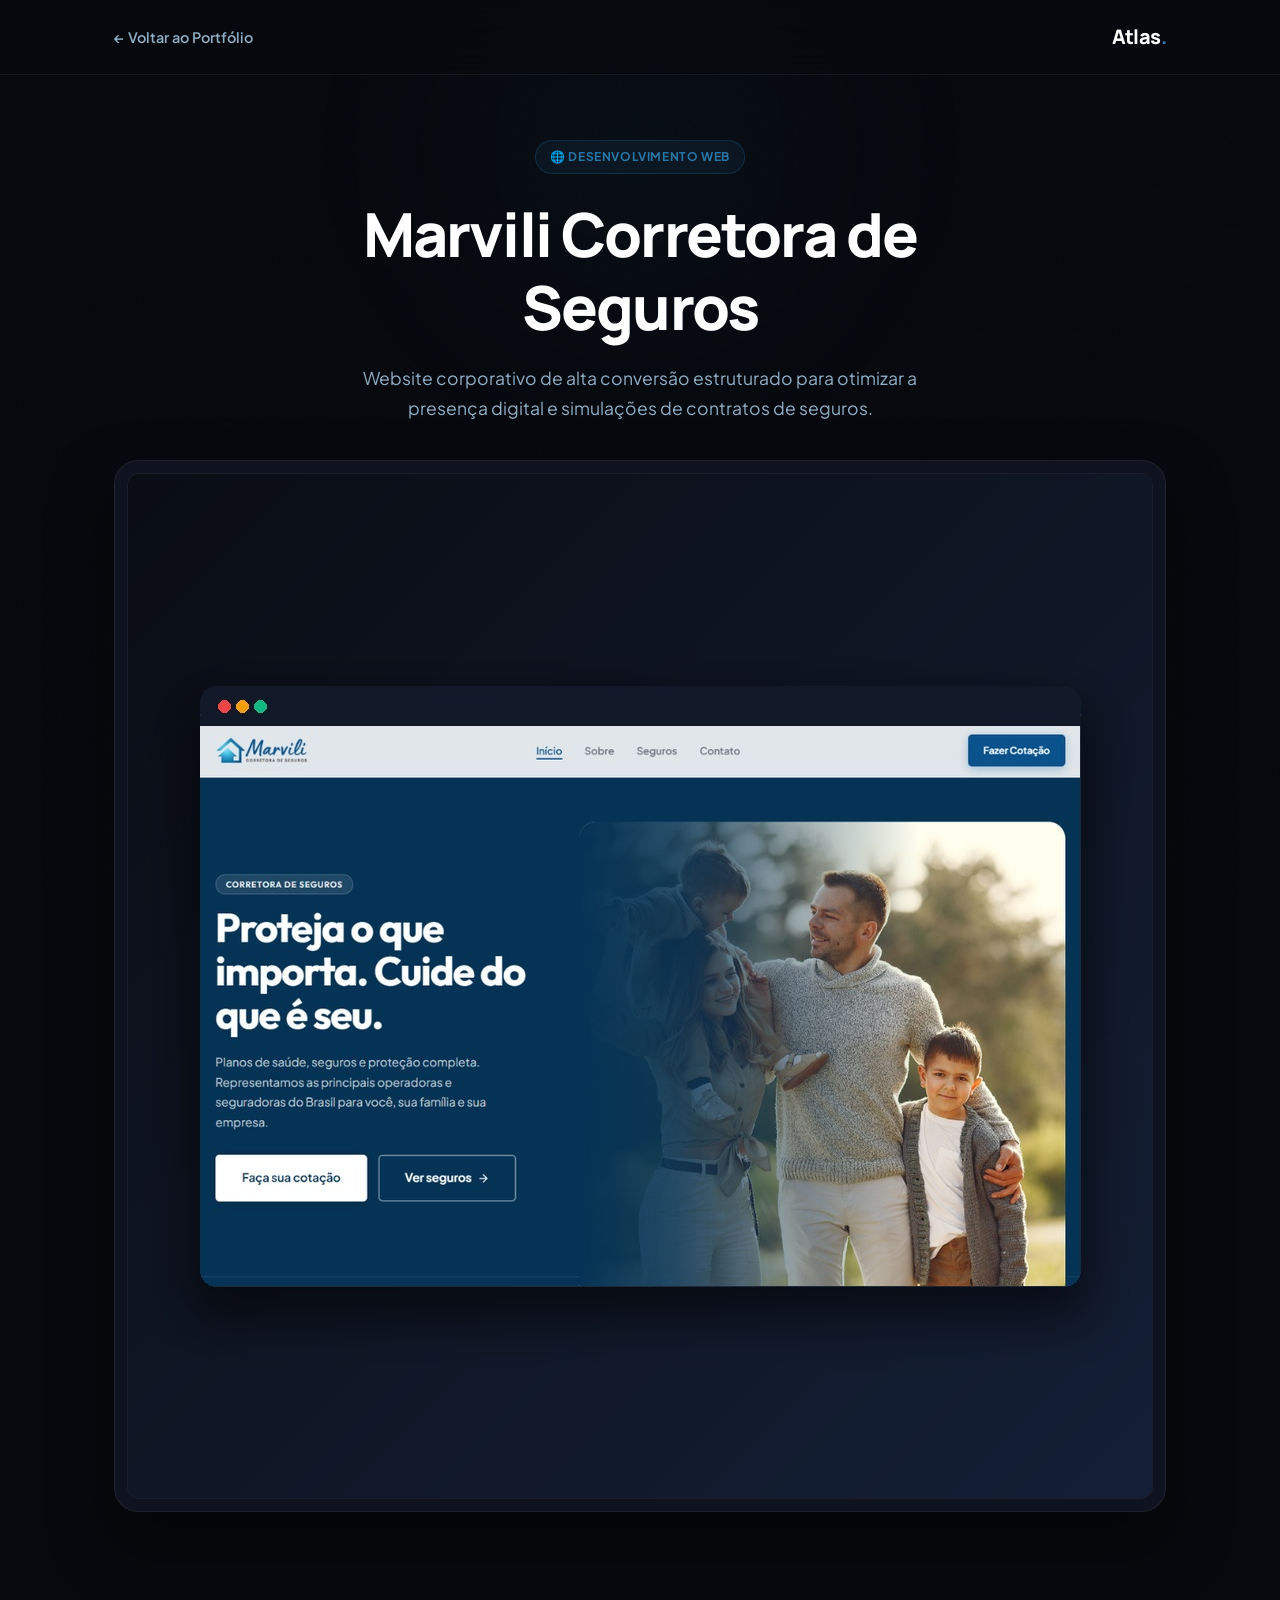
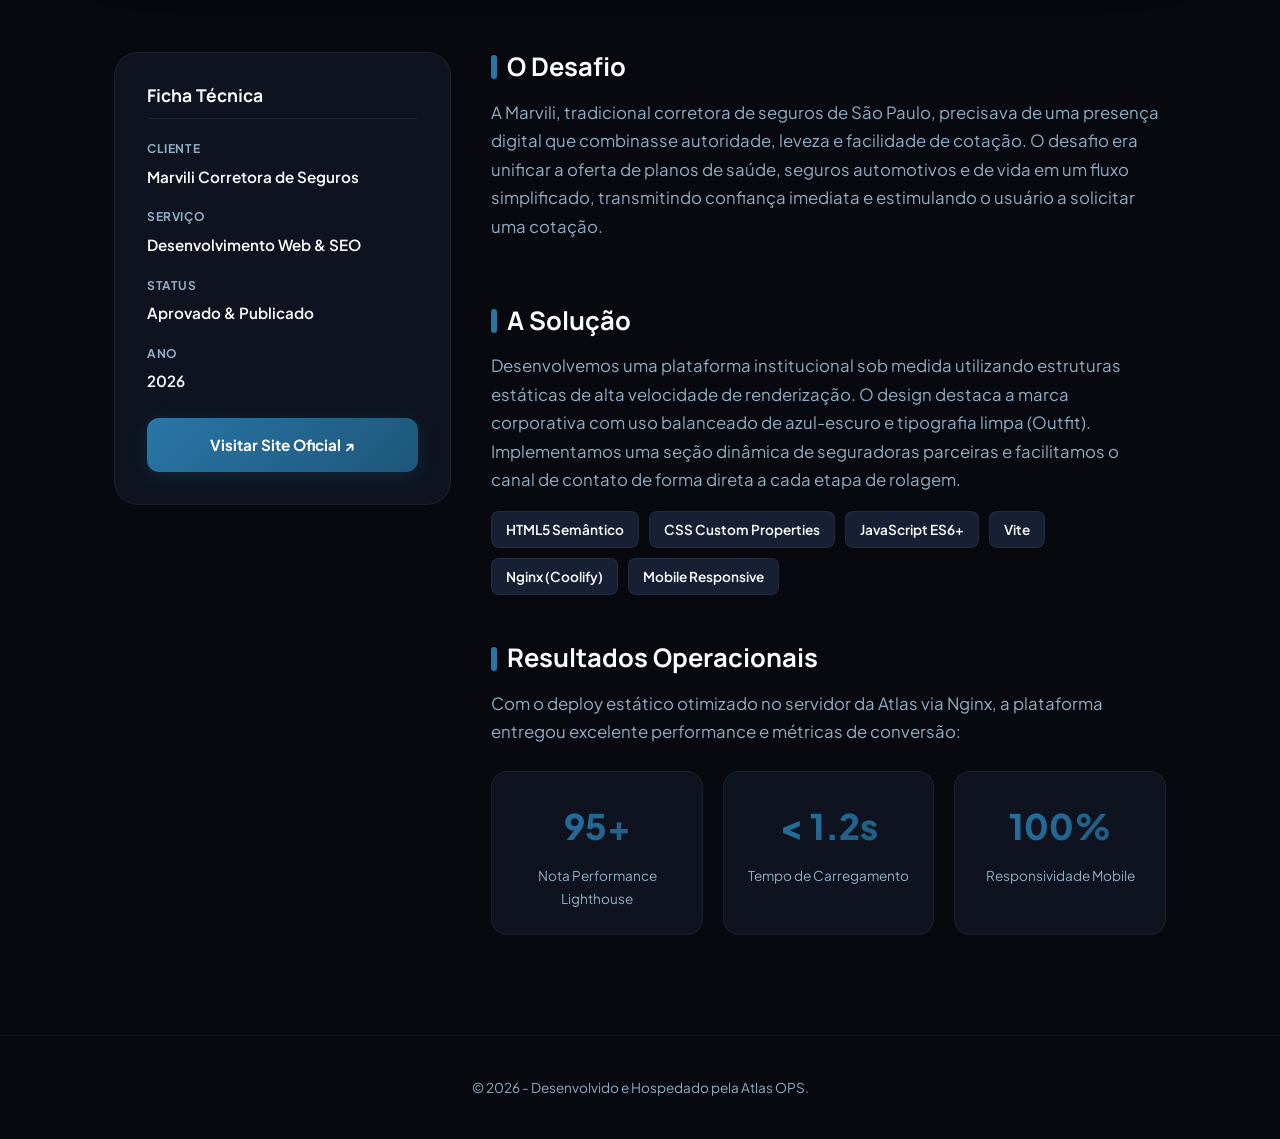
<file: marvili/index.html>
<!DOCTYPE html>
<html lang="pt-BR">

<head>
  <meta charset="UTF-8">
  <meta name="viewport" content="width=device-width, initial-scale=1.0">
  <title>Marvili Corretora de Seguros – Estudo de Caso | Atlas</title>
  <link rel="preconnect" href="https://fonts.googleapis.com">
  <link
    href="https://fonts.googleapis.com/css2?family=Manrope:wght@400;600;700;800&family=Plus+Jakarta+Sans:wght@300;400;500;600&family=Outfit:wght@400;600;700;800&display=swap"
    rel="stylesheet">
  <style>
    :root {
      --bg: #07090E;
      --surface: #0E131F;
      --surface2: #161F33;
      --border: rgba(255, 255, 255, 0.06);
      --accent: #2976A6;
      --accent-rgb: 41, 118, 166;
      --accent2: #1E567A;
      --text: #F2F2F2;
      --muted: #8FAEC4;
      --white: #FFFFFF;
      --radius: 24px;
      --grad: linear-gradient(135deg, #2976A6 0%, #1E567A 100%);
    }

    *,
    *::before,
    *::after {
      box-sizing: border-box;
      margin: 0;
      padding: 0;
    }

    html {
      scroll-behavior: smooth;
    }

    body {
      color: var(--text);
      font-family: 'Plus Jakarta Sans', sans-serif;
      font-size: 16px;
      line-height: 1.7;
      overflow-x: hidden;
      background: var(--bg);
    }

    /* Noise overlay */
    body::before {
      content: '';
      position: fixed;
      inset: 0;
      background-image: url("data:image/svg+xml,%3Csvg viewBox='0 0 200 200' xmlns='http://www.w3.org/2000/svg'%3E%3Cfilter id='n'%3E%3CfeTurbulence type='fractalNoise' baseFrequency='0.9' numOctaves='4' stitchTiles='stitch'/%3E%3C/filter%3E%3Crect width='100%25' height='100%25' filter='url(%23n)' opacity='0.03'/%3E%3C/svg%3E");
      pointer-events: none;
      z-index: 0;
      opacity: 0.3;
    }

    h1, h2, h3, h4 {
      font-family: 'Manrope', sans-serif;
      line-height: 1.2;
      color: var(--white);
    }

    .container {
      max-width: 1100px;
      margin: 0 auto;
      padding: 0 24px;
      position: relative;
      z-index: 1;
    }

    /* ── NAV ── */
    nav {
      position: fixed;
      top: 0;
      left: 0;
      right: 0;
      z-index: 100;
      padding: 20px 0;
      background: rgba(7, 9, 14, 0.8);
      backdrop-filter: blur(20px);
      border-bottom: 1px solid var(--border);
    }

    nav .inner {
      display: flex;
      justify-content: space-between;
      align-items: center;
    }

    .nav-back {
      color: var(--muted);
      text-decoration: none;
      font-size: 0.9rem;
      font-weight: 600;
      display: flex;
      align-items: center;
      gap: 8px;
      transition: color 0.2s;
    }

    .nav-back:hover {
      color: var(--white);
    }

    .logo {
      font-family: 'Manrope', sans-serif;
      font-weight: 800;
      font-size: 1.25rem;
      letter-spacing: -0.03em;
      color: var(--white);
      text-decoration: none;
    }

    .logo span {
      color: var(--accent);
    }

    /* ── HERO ── */
    .hero {
      padding: 140px 0 60px;
      text-align: center;
      position: relative;
    }

    .hero::before {
      content: '';
      position: absolute;
      width: 500px;
      height: 500px;
      background: radial-gradient(circle, rgba(41, 118, 166, 0.08) 0%, transparent 70%);
      top: -100px;
      left: 50%;
      transform: translateX(-50%);
      pointer-events: none;
      filter: blur(80px);
    }

    .badge {
      display: inline-flex;
      align-items: center;
      gap: 6px;
      background: rgba(41, 118, 166, 0.1);
      border: 1px solid rgba(41, 118, 166, 0.25);
      border-radius: 100px;
      padding: 6px 14px;
      font-size: 0.75rem;
      font-weight: 700;
      color: var(--accent);
      text-transform: uppercase;
      letter-spacing: 0.05em;
      margin-bottom: 24px;
    }

    .hero h1 {
      font-size: clamp(2.2rem, 5vw, 3.8rem);
      font-weight: 800;
      letter-spacing: -0.03em;
      max-width: 800px;
      margin: 0 auto 20px;
    }

    .hero p {
      font-size: 1.1rem;
      color: var(--muted);
      max-width: 600px;
      margin: 0 auto 36px;
    }

    /* ── VISUAL WRAP ── */
    .mockup-container {
      border-radius: var(--radius);
      border: 1px solid var(--border);
      background: var(--surface);
      padding: 12px;
      box-shadow: 0 30px 60px rgba(0, 0, 0, 0.5);
      margin-bottom: 80px;
      overflow: hidden;
    }

    .mockup-img {
      width: 100%;
      height: auto;
      border-radius: calc(var(--radius) - 12px);
      display: block;
      border: 1px solid rgba(255, 255, 255, 0.05);
    }

    /* ── BENTO DETALHES ── */
    .grid-info {
      display: grid;
      grid-template-columns: 1fr 2fr;
      gap: 40px;
      margin-bottom: 80px;
    }

    @media (max-width: 768px) {
      .grid-info {
        grid-template-columns: 1fr;
        gap: 32px;
      }
    }

    .sidebar {
      background: var(--surface);
      border: 1px solid var(--border);
      border-radius: var(--radius);
      padding: 32px;
      height: fit-content;
      position: sticky;
      top: 100px;
    }

    .sidebar-title {
      font-size: 1.1rem;
      font-weight: 700;
      margin-bottom: 20px;
      border-bottom: 1px solid var(--border);
      padding-bottom: 12px;
    }

    .meta-list {
      display: flex;
      flex-direction: column;
      gap: 18px;
    }

    .meta-item h5 {
      font-size: 0.75rem;
      text-transform: uppercase;
      letter-spacing: 0.05em;
      color: var(--muted);
      margin-bottom: 4px;
    }

    .meta-item p {
      font-size: 0.95rem;
      font-weight: 600;
      color: var(--white);
    }

    .btn-visit {
      display: inline-flex;
      align-items: center;
      justify-content: center;
      gap: 8px;
      background: var(--grad);
      color: var(--white);
      text-decoration: none;
      padding: 14px 24px;
      border-radius: 12px;
      font-weight: 700;
      font-size: 0.95rem;
      width: 100%;
      margin-top: 24px;
      transition: opacity 0.2s, transform 0.2s;
      box-shadow: 0 4px 20px rgba(41, 118, 166, 0.2);
    }

    .btn-visit:hover {
      opacity: 0.9;
      transform: translateY(-2px);
    }

    /* ── CONTENT BODY ── */
    .content-body {
      display: flex;
      flex-direction: column;
      gap: 48px;
    }

    .section-block h3 {
      font-size: 1.6rem;
      font-weight: 700;
      margin-bottom: 16px;
      display: flex;
      align-items: center;
      gap: 10px;
    }

    .section-block h3::before {
      content: '';
      display: inline-block;
      width: 6px;
      height: 24px;
      background: var(--accent);
      border-radius: 4px;
    }

    .section-block p {
      font-size: 1.05rem;
      color: var(--muted);
      margin-bottom: 16px;
    }

    .tech-tags {
      display: flex;
      flex-wrap: wrap;
      gap: 10px;
      margin-top: 12px;
    }

    .tech-tag {
      background: var(--surface2);
      border: 1px solid var(--border);
      border-radius: 8px;
      padding: 6px 14px;
      font-size: 0.85rem;
      font-weight: 600;
      color: var(--white);
    }

    .results-grid {
      display: grid;
      grid-template-columns: repeat(3, 1fr);
      gap: 20px;
      margin-top: 24px;
    }

    @media (max-width: 576px) {
      .results-grid {
        grid-template-columns: 1fr;
      }
    }

    .result-card {
      background: var(--surface);
      border: 1px solid var(--border);
      border-radius: 16px;
      padding: 24px;
      text-align: center;
    }

    .result-card .value {
      font-size: 2.2rem;
      font-weight: 800;
      background: var(--grad);
      -webkit-background-clip: text;
      -webkit-text-fill-color: transparent;
      margin-bottom: 8px;
    }

    .result-card .label {
      font-size: 0.85rem;
      color: var(--muted);
    }

    /* ── FOOTER ── */
    footer {
      border-top: 1px solid var(--border);
      padding: 40px 0;
      text-align: center;
      margin-top: 100px;
    }

    footer p {
      font-size: 0.85rem;
      color: var(--muted);
    }
  </style>
</head>

<body>

  <!-- NAV -->
  <nav>
    <div class="container inner">
      <a href="../index.html" class="nav-back">← Voltar ao Portfólio</a>
      <a href="../index.html" class="logo">Atlas<span>.</span></a>
    </div>
  </nav>

  <!-- HERO -->
  <header class="hero">
    <div class="container">
      <span class="badge">🌐 Desenvolvimento Web</span>
      <h1>Marvili Corretora de Seguros</h1>
      <p>Website corporativo de alta conversão estruturado para otimizar a presença digital e simulações de contratos de seguros.</p>
      
      <!-- Mockup de tela real -->
      <div class="mockup-container">
        <img src="../assets/marvili_mockup.png" alt="Marvili Website Mockup" class="mockup-img">
      </div>
    </div>
  </header>

  <!-- BENTO LAYOUT (FICHA + RESUMO TÉCNICO) -->
  <section class="container">
    <div class="grid-info">
      
      <!-- Sidebar de Metadados -->
      <aside class="sidebar">
        <h4 class="sidebar-title">Ficha Técnica</h4>
        <div class="meta-list">
          <div class="meta-item">
            <h5>Cliente</h5>
            <p>Marvili Corretora de Seguros</p>
          </div>
          <div class="meta-item">
            <h5>Serviço</h5>
            <p>Desenvolvimento Web & SEO</p>
          </div>
          <div class="meta-item">
            <h5>Status</h5>
            <p>Aprovado & Publicado</p>
          </div>
          <div class="meta-item">
            <h5>Ano</h5>
            <p>2026</p>
          </div>
        </div>
        
        <a href="https://marvili.com.br/" target="_blank" rel="noopener noreferrer" class="btn-visit">
          Visitar Site Oficial ↗
        </a>
      </aside>

      <!-- Resumo Técnico Operacional -->
      <main class="content-body">
        
        <!-- Bloco 1: O Desafio -->
        <div class="section-block">
          <h3>O Desafio</h3>
          <p>A Marvili, tradicional corretora de seguros de São Paulo, precisava de uma presença digital que combinasse autoridade, leveza e facilidade de cotação. O desafio era unificar a oferta de planos de saúde, seguros automotivos e de vida em um fluxo simplificado, transmitindo confiança imediata e estimulando o usuário a solicitar uma cotação.</p>
        </div>

        <!-- Bloco 2: A Solução -->
        <div class="section-block">
          <h3>A Solução</h3>
          <p>Desenvolvemos uma plataforma institucional sob medida utilizando estruturas estáticas de alta velocidade de renderização. O design destaca a marca corporativa com uso balanceado de azul-escuro e tipografia limpa (Outfit). Implementamos uma seção dinâmica de seguradoras parceiras e facilitamos o canal de contato de forma direta a cada etapa de rolagem.</p>
          <div class="tech-tags">
            <span class="tech-tag">HTML5 Semântico</span>
            <span class="tech-tag">CSS Custom Properties</span>
            <span class="tech-tag">JavaScript ES6+</span>
            <span class="tech-tag">Vite</span>
            <span class="tech-tag">Nginx (Coolify)</span>
            <span class="tech-tag">Mobile Responsive</span>
          </div>
        </div>

        <!-- Bloco 3: Resultados Alcançados -->
        <div class="section-block">
          <h3>Resultados Operacionais</h3>
          <p>Com o deploy estático otimizado no servidor da Atlas via Nginx, a plataforma entregou excelente performance e métricas de conversão:</p>
          
          <div class="results-grid">
            <div class="result-card">
              <div class="value">95+</div>
              <div class="label">Nota Performance Lighthouse</div>
            </div>
            <div class="result-card">
              <div class="value">&lt; 1.2s</div>
              <div class="label">Tempo de Carregamento</div>
            </div>
            <div class="result-card">
              <div class="value">100%</div>
              <div class="label">Responsividade Mobile</div>
            </div>
          </div>
        </div>

      </main>

    </div>
  </section>

  <!-- FOOTER -->
  <footer>
    <div class="container">
      <p>© 2026 - Desenvolvido e Hospedado pela Atlas OPS.</p>
    </div>
  </footer>

</body>

</html>
</file>
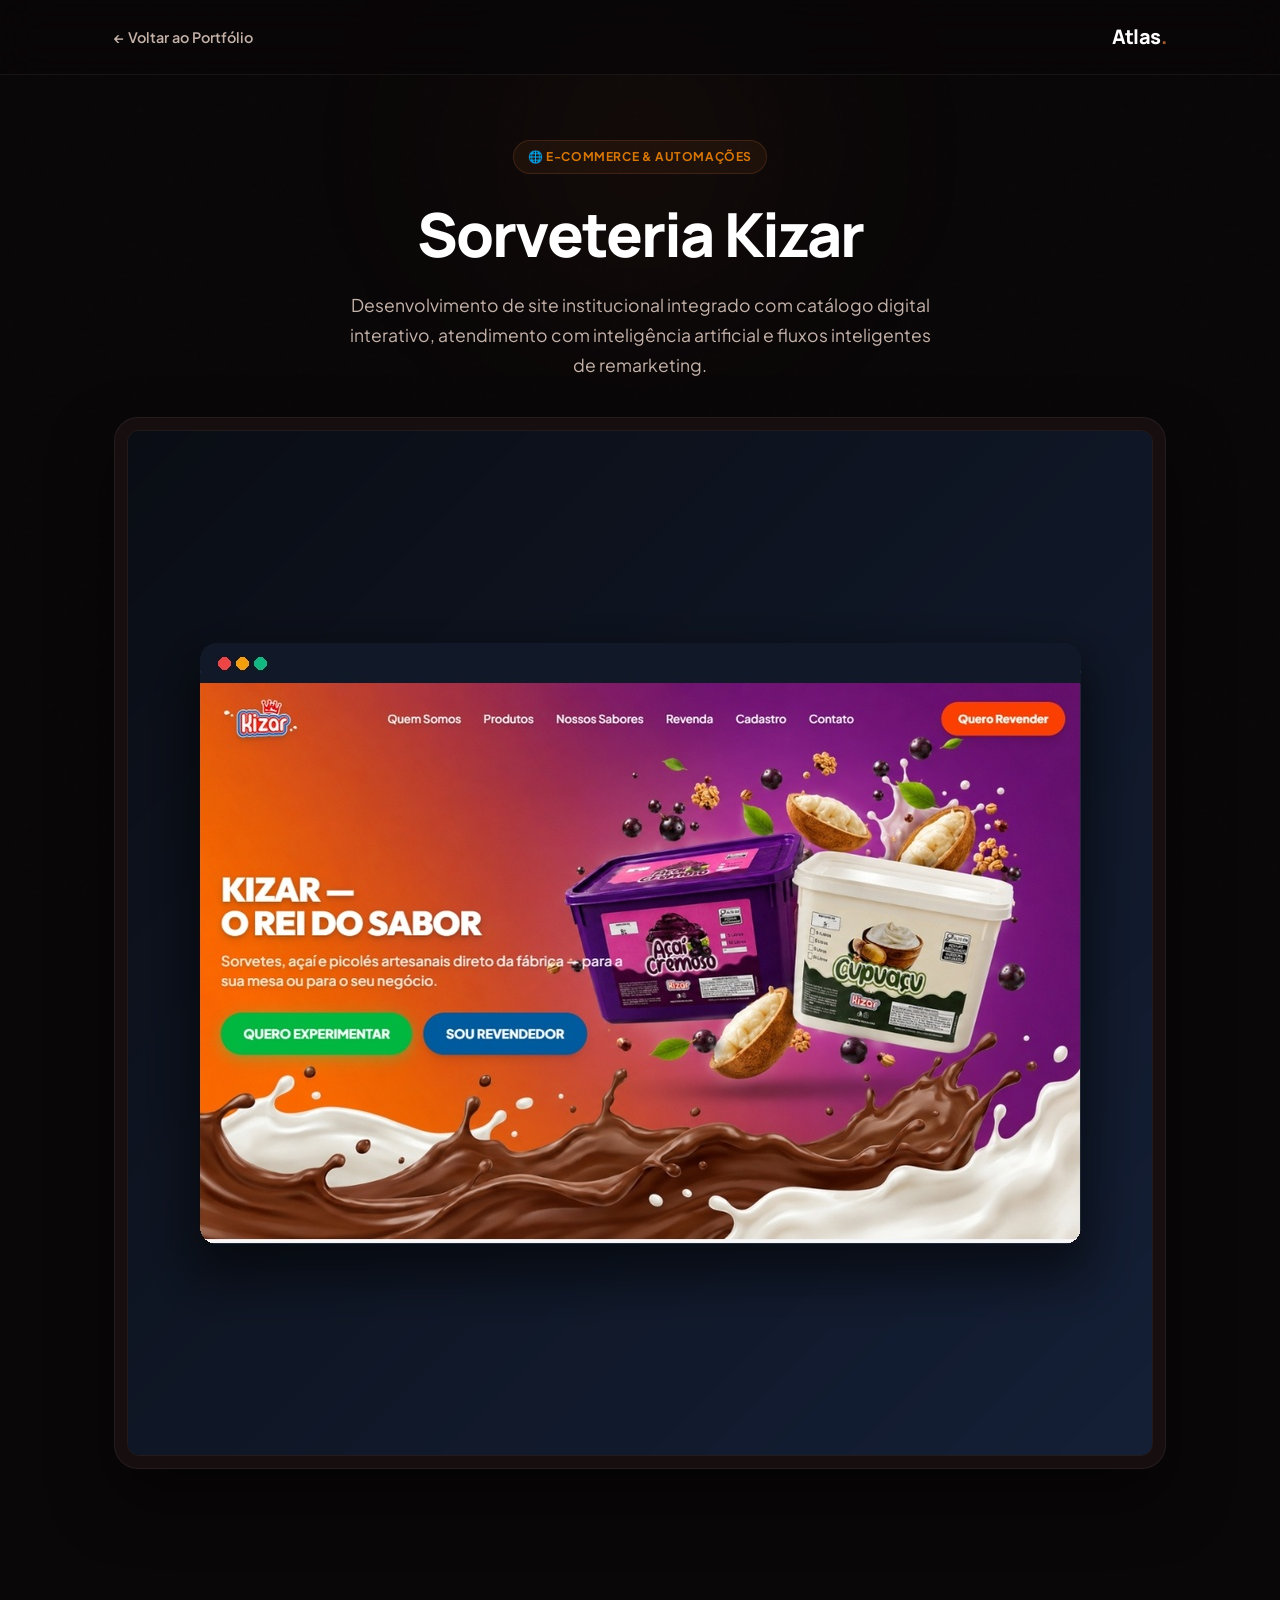
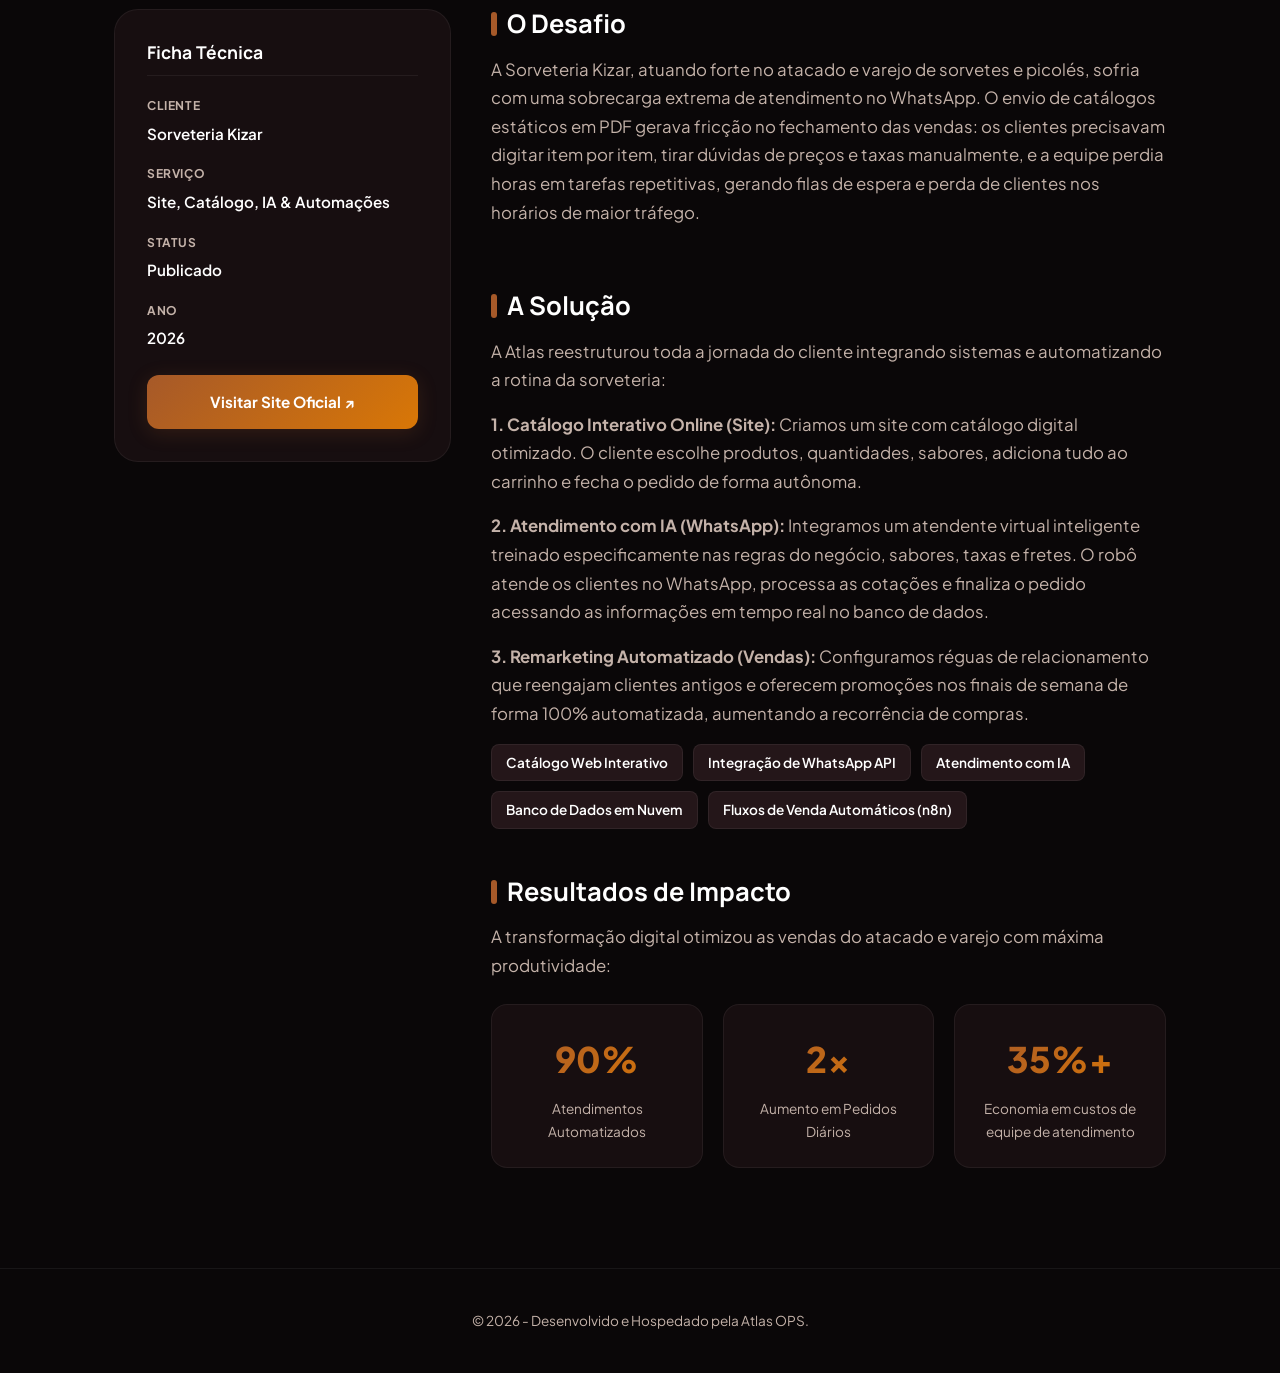
<file: sorveteria-kizar/index.html>
<!DOCTYPE html>
<html lang="pt-BR">

<head>
  <meta charset="UTF-8">
  <meta name="viewport" content="width=device-width, initial-scale=1.0">
  <title>Sorveteria Kizar – Estudo de Caso | Atlas</title>
  <link rel="preconnect" href="https://fonts.googleapis.com">
  <link
    href="https://fonts.googleapis.com/css2?family=Manrope:wght@400;600;700;800&family=Plus+Jakarta+Sans:wght@300;400;500;600&family=Outfit:wght@400;600;700;800&display=swap"
    rel="stylesheet">
  <style>
    :root {
      --bg: #0A0708;
      --surface: #170E10;
      --surface2: #241619;
      --border: rgba(255, 255, 255, 0.06);
      --accent: #A65929;
      --accent2: #D97706;
      --text: #F5EFEB;
      --muted: #C4B2A9;
      --white: #FFFFFF;
      --radius: 24px;
      --grad: linear-gradient(135deg, #A65929 0%, #D97706 100%);
    }

    *,
    *::before,
    *::after {
      box-sizing: border-box;
      margin: 0;
      padding: 0;
    }

    html {
      scroll-behavior: smooth;
    }

    body {
      color: var(--text);
      font-family: 'Plus Jakarta Sans', sans-serif;
      font-size: 16px;
      line-height: 1.7;
      overflow-x: hidden;
      background: var(--bg);
    }

    /* Noise overlay */
    body::before {
      content: '';
      position: fixed;
      inset: 0;
      background-image: url("data:image/svg+xml,%3Csvg viewBox='0 0 200 200' xmlns='http://www.w3.org/2000/svg'%3E%3Cfilter id='n'%3E%3CfeTurbulence type='fractalNoise' baseFrequency='0.9' numOctaves='4' stitchTiles='stitch'/%3E%3C/filter%3E%3Crect width='100%25' height='100%25' filter='url(%23n)' opacity='0.03'/%3E%3C/svg%3E");
      pointer-events: none;
      z-index: 0;
      opacity: 0.3;
    }

    h1, h2, h3, h4 {
      font-family: 'Manrope', sans-serif;
      line-height: 1.2;
      color: var(--white);
    }

    .container {
      max-width: 1100px;
      margin: 0 auto;
      padding: 0 24px;
      position: relative;
      z-index: 1;
    }

    /* ── NAV ── */
    nav {
      position: fixed;
      top: 0;
      left: 0;
      right: 0;
      z-index: 100;
      padding: 20px 0;
      background: rgba(10, 7, 8, 0.85);
      backdrop-filter: blur(20px);
      border-bottom: 1px solid var(--border);
    }

    nav .inner {
      display: flex;
      justify-content: space-between;
      align-items: center;
    }

    .nav-back {
      color: var(--muted);
      text-decoration: none;
      font-size: 0.9rem;
      font-weight: 600;
      display: flex;
      align-items: center;
      gap: 8px;
      transition: color 0.2s;
    }

    .nav-back:hover {
      color: var(--white);
    }

    .logo {
      font-family: 'Manrope', sans-serif;
      font-weight: 800;
      font-size: 1.25rem;
      letter-spacing: -0.03em;
      color: var(--white);
      text-decoration: none;
    }

    .logo span {
      color: var(--accent);
    }

    /* ── HERO ── */
    .hero {
      padding: 140px 0 60px;
      text-align: center;
      position: relative;
    }

    .hero::before {
      content: '';
      position: absolute;
      width: 500px;
      height: 500px;
      background: radial-gradient(circle, rgba(166, 89, 41, 0.08) 0%, transparent 70%);
      top: -100px;
      left: 50%;
      transform: translateX(-50%);
      pointer-events: none;
      filter: blur(80px);
    }

    .badge {
      display: inline-flex;
      align-items: center;
      gap: 6px;
      background: rgba(166, 89, 41, 0.1);
      border: 1px solid rgba(166, 89, 41, 0.25);
      border-radius: 100px;
      padding: 6px 14px;
      font-size: 0.75rem;
      font-weight: 700;
      color: var(--accent2);
      text-transform: uppercase;
      letter-spacing: 0.05em;
      margin-bottom: 24px;
    }

    .hero h1 {
      font-size: clamp(2.2rem, 5vw, 3.8rem);
      font-weight: 800;
      letter-spacing: -0.03em;
      max-width: 800px;
      margin: 0 auto 20px;
    }

    .hero p {
      font-size: 1.1rem;
      color: var(--muted);
      max-width: 600px;
      margin: 0 auto 36px;
    }

    /* ── VISUAL WRAP ── */
    .mockup-container {
      border-radius: var(--radius);
      border: 1px solid var(--border);
      background: var(--surface);
      padding: 12px;
      box-shadow: 0 30px 60px rgba(0, 0, 0, 0.5);
      margin-bottom: 80px;
      overflow: hidden;
    }

    .mockup-img {
      width: 100%;
      height: auto;
      border-radius: calc(var(--radius) - 12px);
      display: block;
      border: 1px solid rgba(255, 255, 255, 0.05);
    }

    /* ── BENTO DETALHES ── */
    .grid-info {
      display: grid;
      grid-template-columns: 1fr 2fr;
      gap: 40px;
      margin-bottom: 80px;
    }

    @media (max-width: 768px) {
      .grid-info {
        grid-template-columns: 1fr;
        gap: 32px;
      }
    }

    .sidebar {
      background: var(--surface);
      border: 1px solid var(--border);
      border-radius: var(--radius);
      padding: 32px;
      height: fit-content;
      position: sticky;
      top: 100px;
    }

    .sidebar-title {
      font-size: 1.1rem;
      font-weight: 700;
      margin-bottom: 20px;
      border-bottom: 1px solid var(--border);
      padding-bottom: 12px;
    }

    .meta-list {
      display: flex;
      flex-direction: column;
      gap: 18px;
    }

    .meta-item h5 {
      font-size: 0.75rem;
      text-transform: uppercase;
      letter-spacing: 0.05em;
      color: var(--muted);
      margin-bottom: 4px;
    }

    .meta-item p {
      font-size: 0.95rem;
      font-weight: 600;
      color: var(--white);
    }

    .btn-visit {
      display: inline-flex;
      align-items: center;
      justify-content: center;
      gap: 8px;
      background: var(--grad);
      color: var(--white);
      text-decoration: none;
      padding: 14px 24px;
      border-radius: 12px;
      font-weight: 700;
      font-size: 0.95rem;
      width: 100%;
      margin-top: 24px;
      transition: opacity 0.2s, transform 0.2s;
      box-shadow: 0 4px 20px rgba(166, 89, 41, 0.2);
    }

    .btn-visit:hover {
      opacity: 0.9;
      transform: translateY(-2px);
    }

    /* ── CONTENT BODY ── */
    .content-body {
      display: flex;
      flex-direction: column;
      gap: 48px;
    }

    .section-block h3 {
      font-size: 1.6rem;
      font-weight: 700;
      margin-bottom: 16px;
      display: flex;
      align-items: center;
      gap: 10px;
    }

    .section-block h3::before {
      content: '';
      display: inline-block;
      width: 6px;
      height: 24px;
      background: var(--accent);
      border-radius: 4px;
    }

    .section-block p {
      font-size: 1.05rem;
      color: var(--muted);
      margin-bottom: 16px;
    }

    .tech-tags {
      display: flex;
      flex-wrap: wrap;
      gap: 10px;
      margin-top: 12px;
    }

    .tech-tag {
      background: var(--surface2);
      border: 1px solid var(--border);
      border-radius: 8px;
      padding: 6px 14px;
      font-size: 0.85rem;
      font-weight: 600;
      color: var(--white);
    }

    .results-grid {
      display: grid;
      grid-template-columns: repeat(3, 1fr);
      gap: 20px;
      margin-top: 24px;
    }

    @media (max-width: 576px) {
      .results-grid {
        grid-template-columns: 1fr;
      }
    }

    .result-card {
      background: var(--surface);
      border: 1px solid var(--border);
      border-radius: 16px;
      padding: 24px;
      text-align: center;
    }

    .result-card .value {
      font-size: 2.2rem;
      font-weight: 800;
      background: var(--grad);
      -webkit-background-clip: text;
      -webkit-text-fill-color: transparent;
      margin-bottom: 8px;
    }

    .result-card .label {
      font-size: 0.85rem;
      color: var(--muted);
    }

    /* ── FOOTER ── */
    footer {
      border-top: 1px solid var(--border);
      padding: 40px 0;
      text-align: center;
      margin-top: 100px;
    }

    footer p {
      font-size: 0.85rem;
      color: var(--muted);
    }
  </style>
</head>

<body>

  <!-- NAV -->
  <nav>
    <div class="container inner">
      <a href="../index.html" class="nav-back">← Voltar ao Portfólio</a>
      <a href="../index.html" class="logo">Atlas<span>.</span></a>
    </div>
  </nav>

  <!-- HERO -->
  <header class="hero">
    <div class="container">
      <span class="badge">🌐 E-Commerce & Automações</span>
      <h1>Sorveteria Kizar</h1>
      <p>Desenvolvimento de site institucional integrado com catálogo digital interativo, atendimento com inteligência artificial e fluxos inteligentes de remarketing.</p>
      
      <!-- Mockup do print de tela real -->
      <div class="mockup-container">
        <img src="../assets/kizar_mockup.png" alt="Sorveteria Kizar Website Mockup" class="mockup-img">
      </div>
    </div>
  </header>

  <!-- BENTO LAYOUT (FICHA + RESUMO TÉCNICO) -->
  <section class="container">
    <div class="grid-info">
      
      <!-- Sidebar de Metadados -->
      <aside class="sidebar">
        <h4 class="sidebar-title">Ficha Técnica</h4>
        <div class="meta-list">
          <div class="meta-item">
            <h5>Cliente</h5>
            <p>Sorveteria Kizar</p>
          </div>
          <div class="meta-item">
            <h5>Serviço</h5>
            <p>Site, Catálogo, IA & Automações</p>
          </div>
          <div class="meta-item">
            <h5>Status</h5>
            <p>Publicado</p>
          </div>
          <div class="meta-item">
            <h5>Ano</h5>
            <p>2026</p>
          </div>
        </div>
        
        <a href="https://sorveteriakizar.com.br/" target="_blank" rel="noopener noreferrer" class="btn-visit">
          Visitar Site Oficial ↗
        </a>
      </aside>

      <!-- Resumo Técnico Operacional -->
      <main class="content-body">
        
        <!-- Bloco 1: O Desafio -->
        <div class="section-block">
          <h3>O Desafio</h3>
          <p>A Sorveteria Kizar, atuando forte no atacado e varejo de sorvetes e picolés, sofria com uma sobrecarga extrema de atendimento no WhatsApp. O envio de catálogos estáticos em PDF gerava fricção no fechamento das vendas: os clientes precisavam digitar item por item, tirar dúvidas de preços e taxas manualmente, e a equipe perdia horas em tarefas repetitivas, gerando filas de espera e perda de clientes nos horários de maior tráfego.</p>
        </div>

        <!-- Bloco 2: A Solução -->
        <div class="section-block">
          <h3>A Solução</h3>
          <p>A Atlas reestruturou toda a jornada do cliente integrando sistemas e automatizando a rotina da sorveteria:</p>
          <p><strong>1. Catálogo Interativo Online (Site):</strong> Criamos um site com catálogo digital otimizado. O cliente escolhe produtos, quantidades, sabores, adiciona tudo ao carrinho e fecha o pedido de forma autônoma.</p>
          <p><strong>2. Atendimento com IA (WhatsApp):</strong> Integramos um atendente virtual inteligente treinado especificamente nas regras do negócio, sabores, taxas e fretes. O robô atende os clientes no WhatsApp, processa as cotações e finaliza o pedido acessando as informações em tempo real no banco de dados.</p>
          <p><strong>3. Remarketing Automatizado (Vendas):</strong> Configuramos réguas de relacionamento que reengajam clientes antigos e oferecem promoções nos finais de semana de forma 100% automatizada, aumentando a recorrência de compras.</p>
          
          <div class="tech-tags">
            <span class="tech-tag">Catálogo Web Interativo</span>
            <span class="tech-tag">Integração de WhatsApp API</span>
            <span class="tech-tag">Atendimento com IA</span>
            <span class="tech-tag">Banco de Dados em Nuvem</span>
            <span class="tech-tag">Fluxos de Venda Automáticos (n8n)</span>
          </div>
        </div>

        <!-- Bloco 3: Resultados Alcançados -->
        <div class="section-block">
          <h3>Resultados de Impacto</h3>
          <p>A transformação digital otimizou as vendas do atacado e varejo com máxima produtividade:</p>
          
          <div class="results-grid">
            <div class="result-card">
              <div class="value">90%</div>
              <div class="label">Atendimentos Automatizados</div>
            </div>
            <div class="result-card">
              <div class="value">2x</div>
              <div class="label">Aumento em Pedidos Diários</div>
            </div>
            <div class="result-card">
              <div class="value">35%+</div>
              <div class="label">Economia em custos de equipe de atendimento</div>
            </div>
          </div>
        </div>

      </main>

    </div>
  </section>

  <!-- FOOTER -->
  <footer>
    <div class="container">
      <p>© 2026 - Desenvolvido e Hospedado pela Atlas OPS.</p>
    </div>
  </footer>

</body>

</html>
</file>
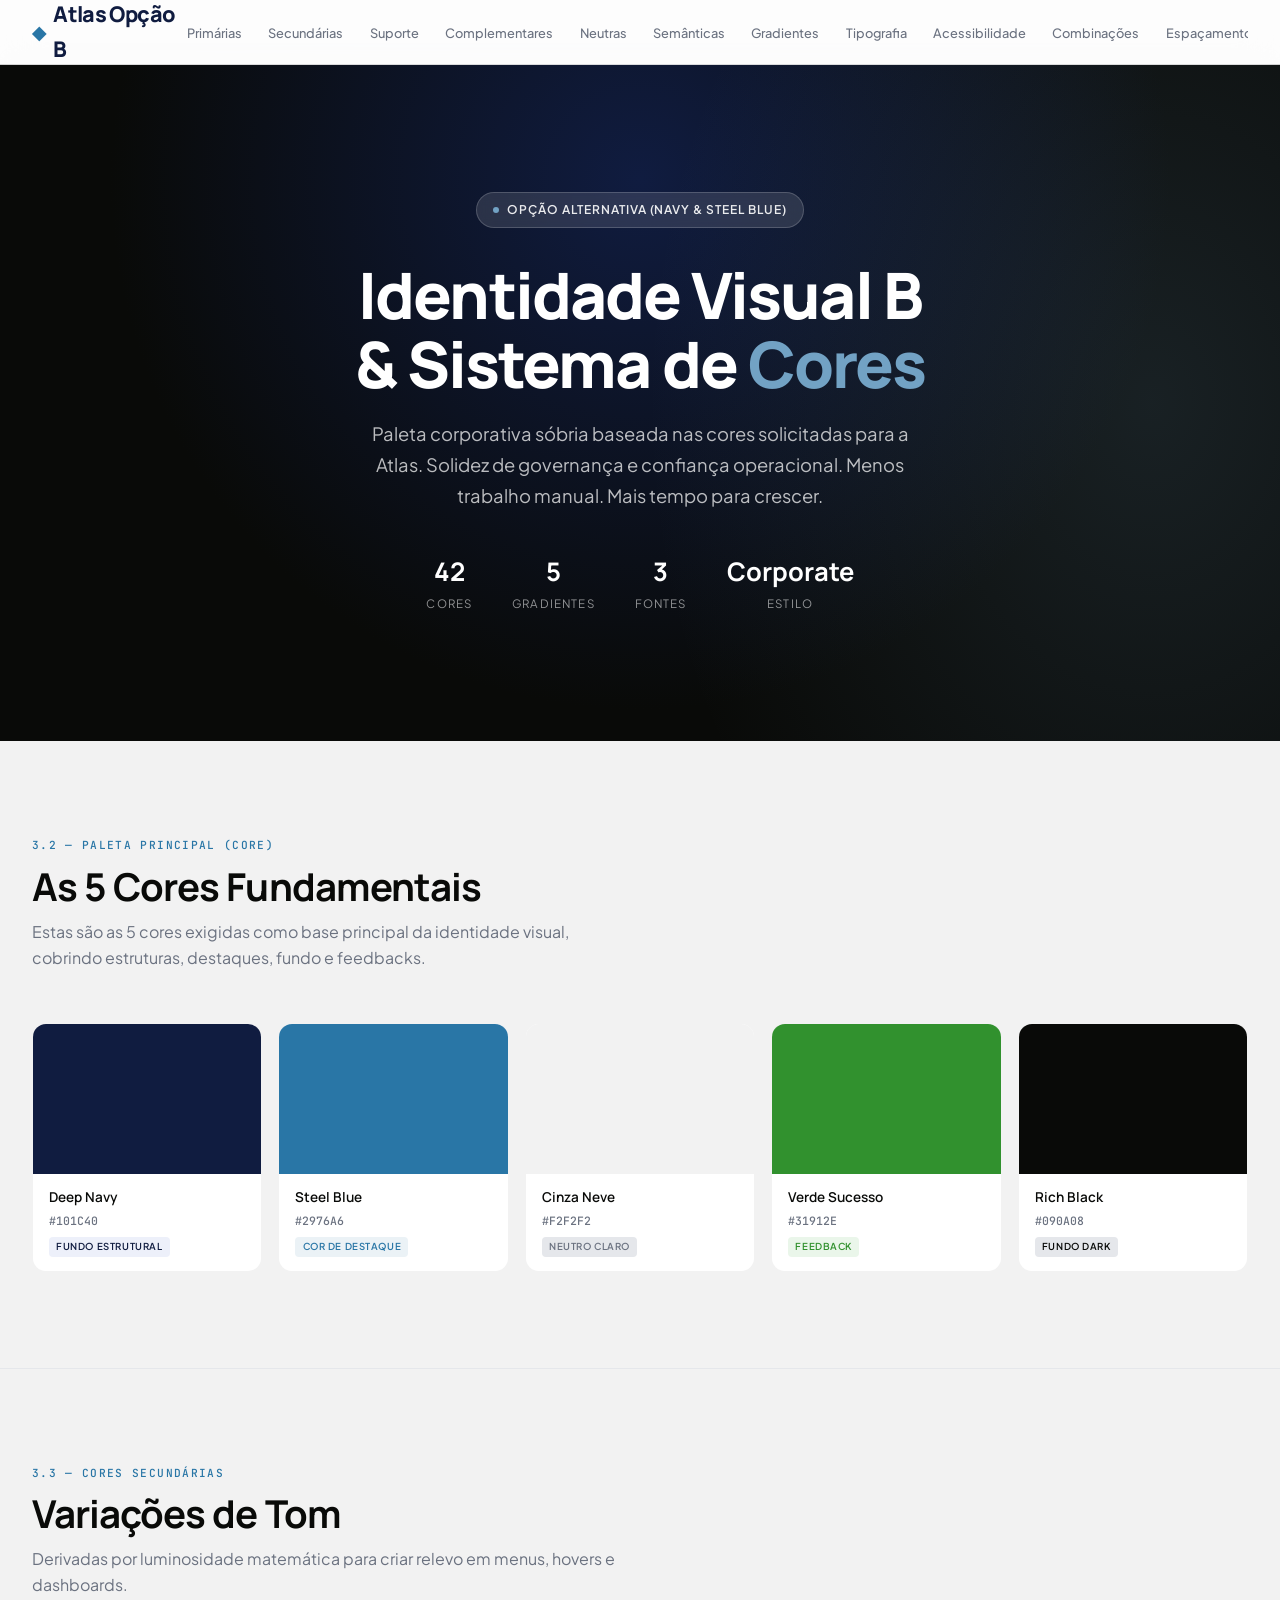
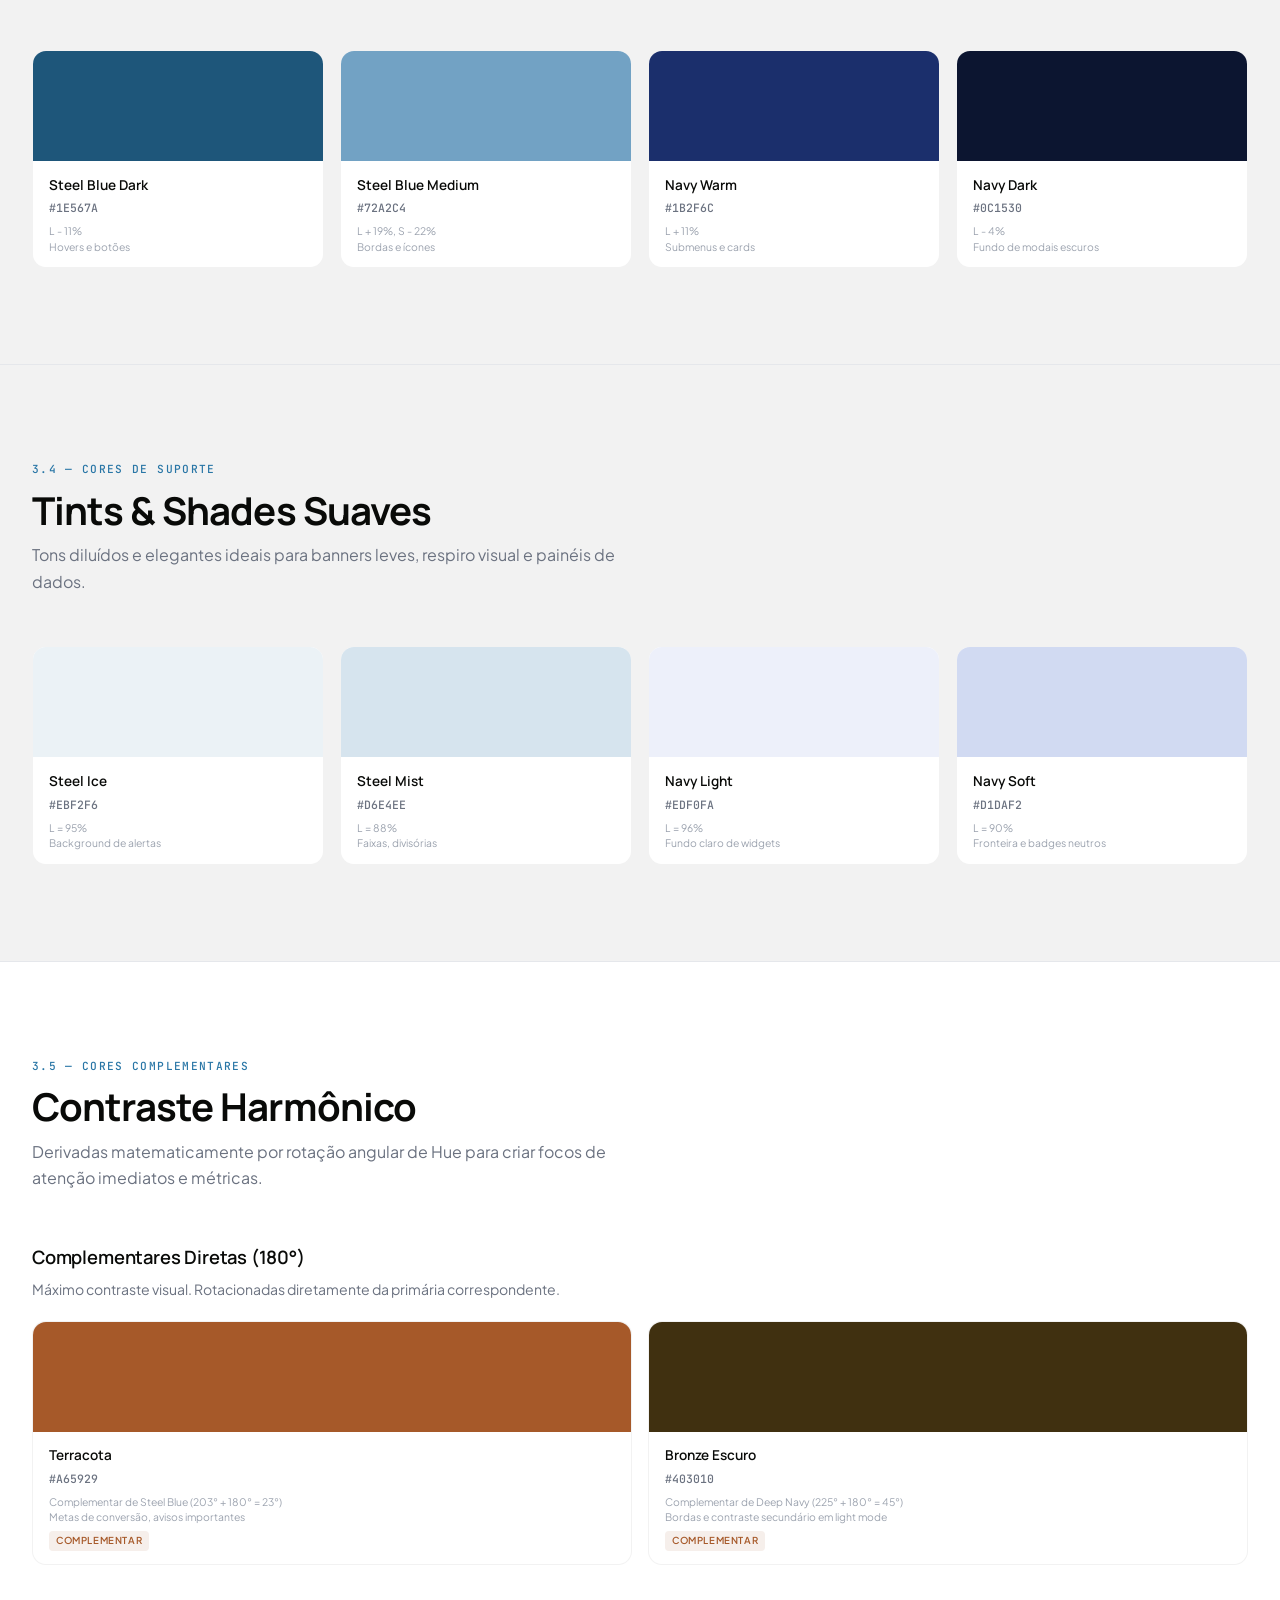
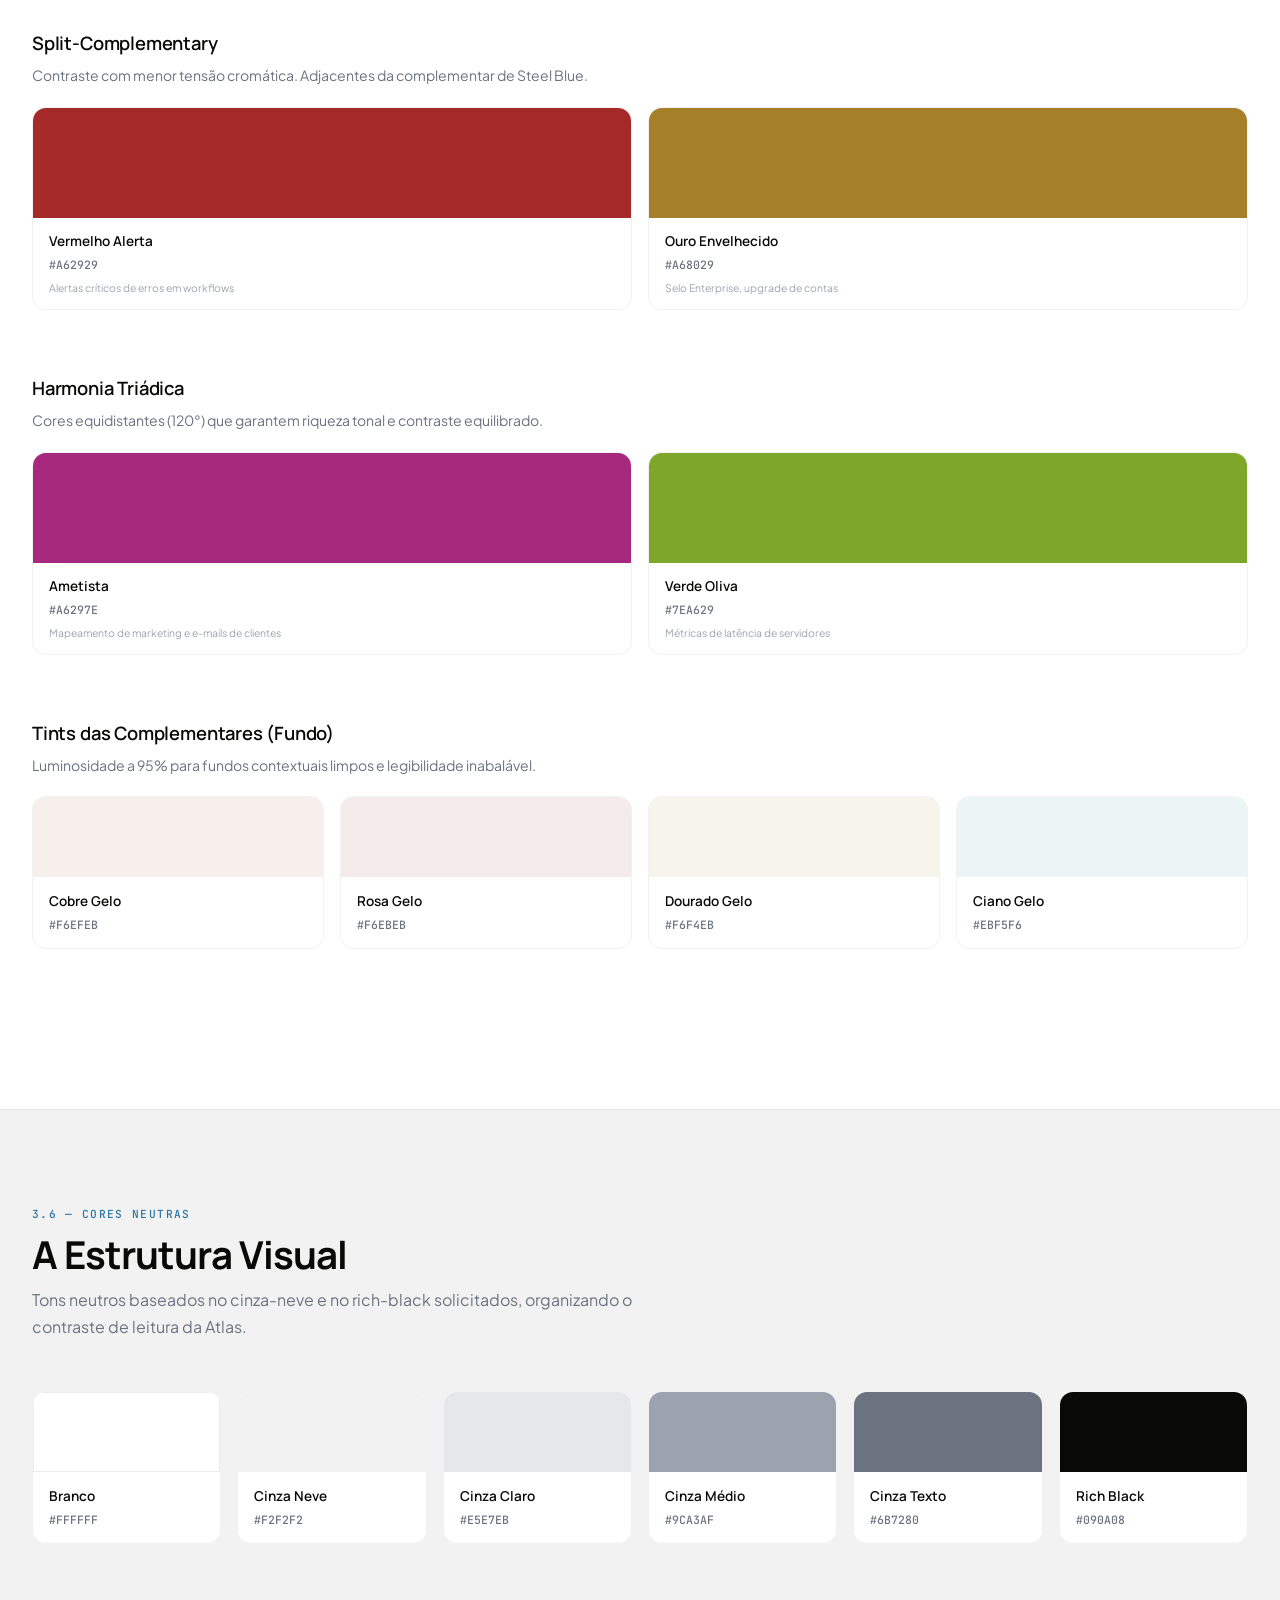
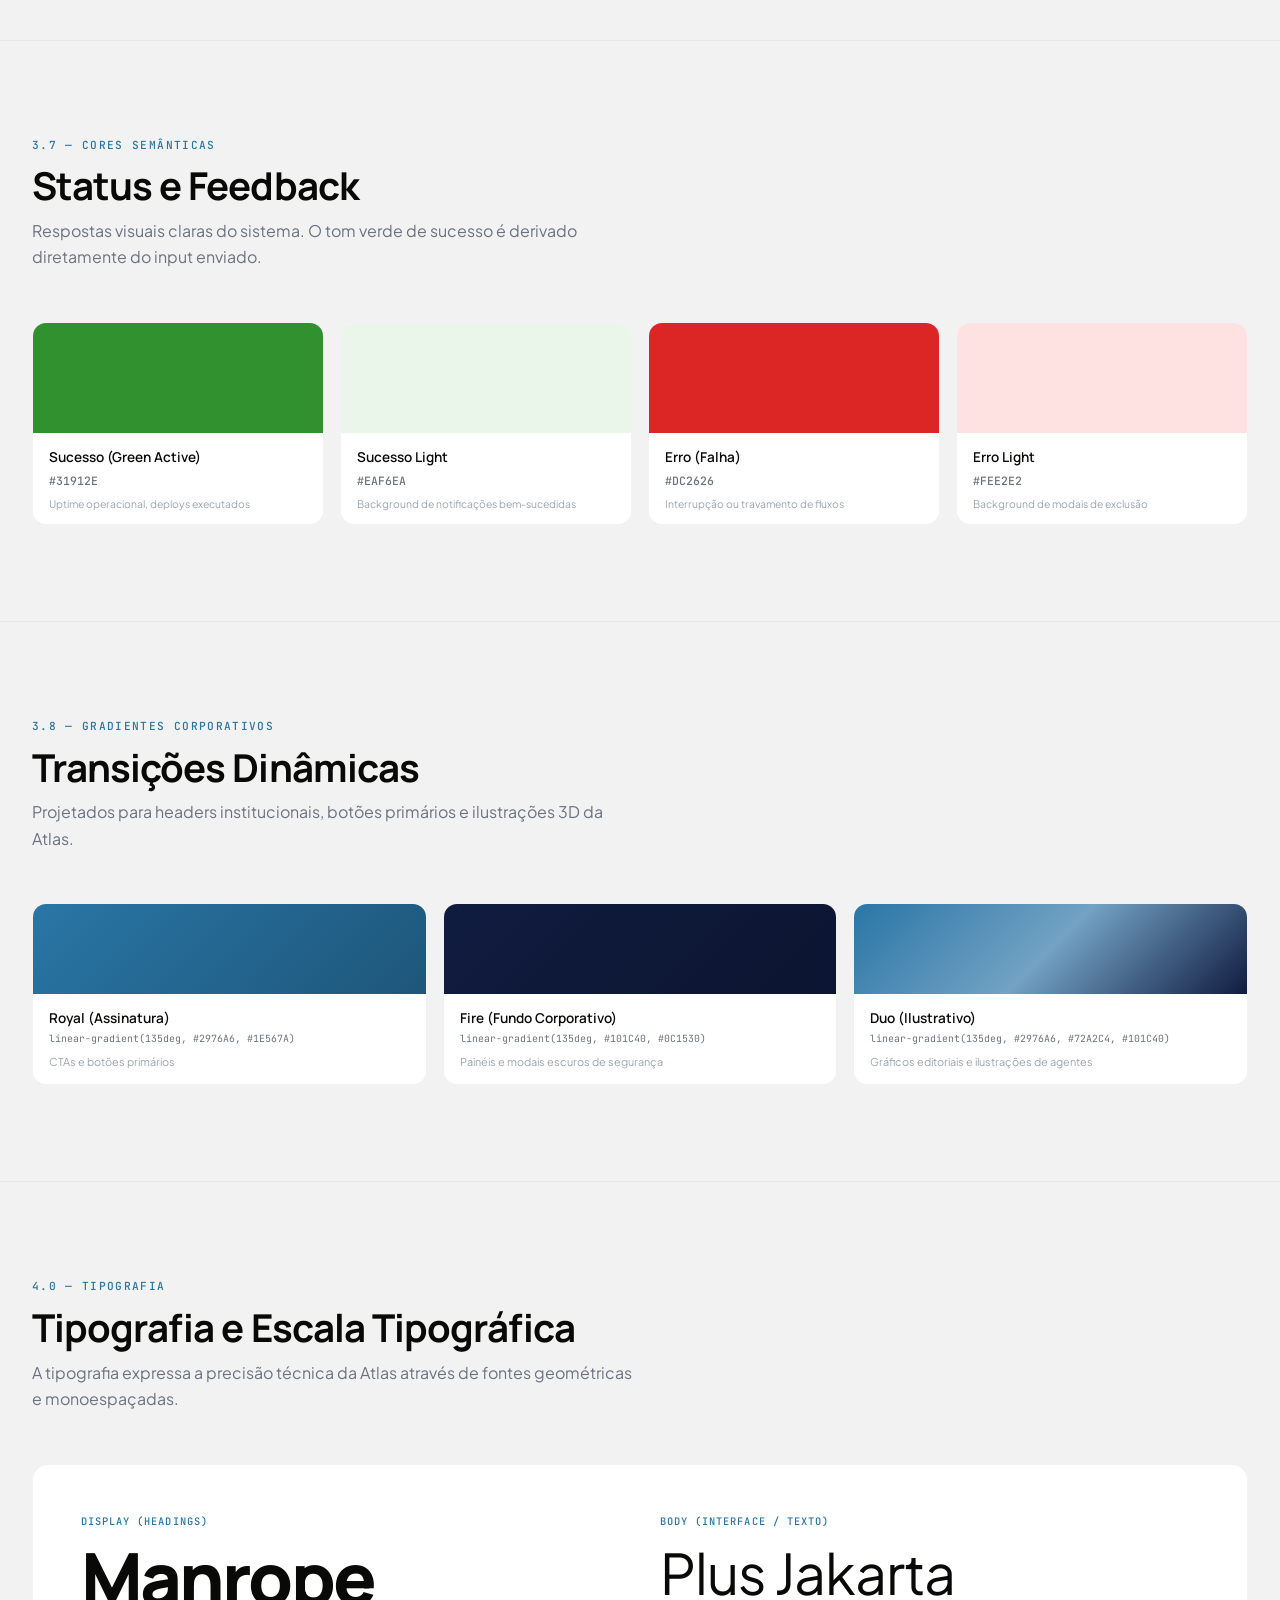
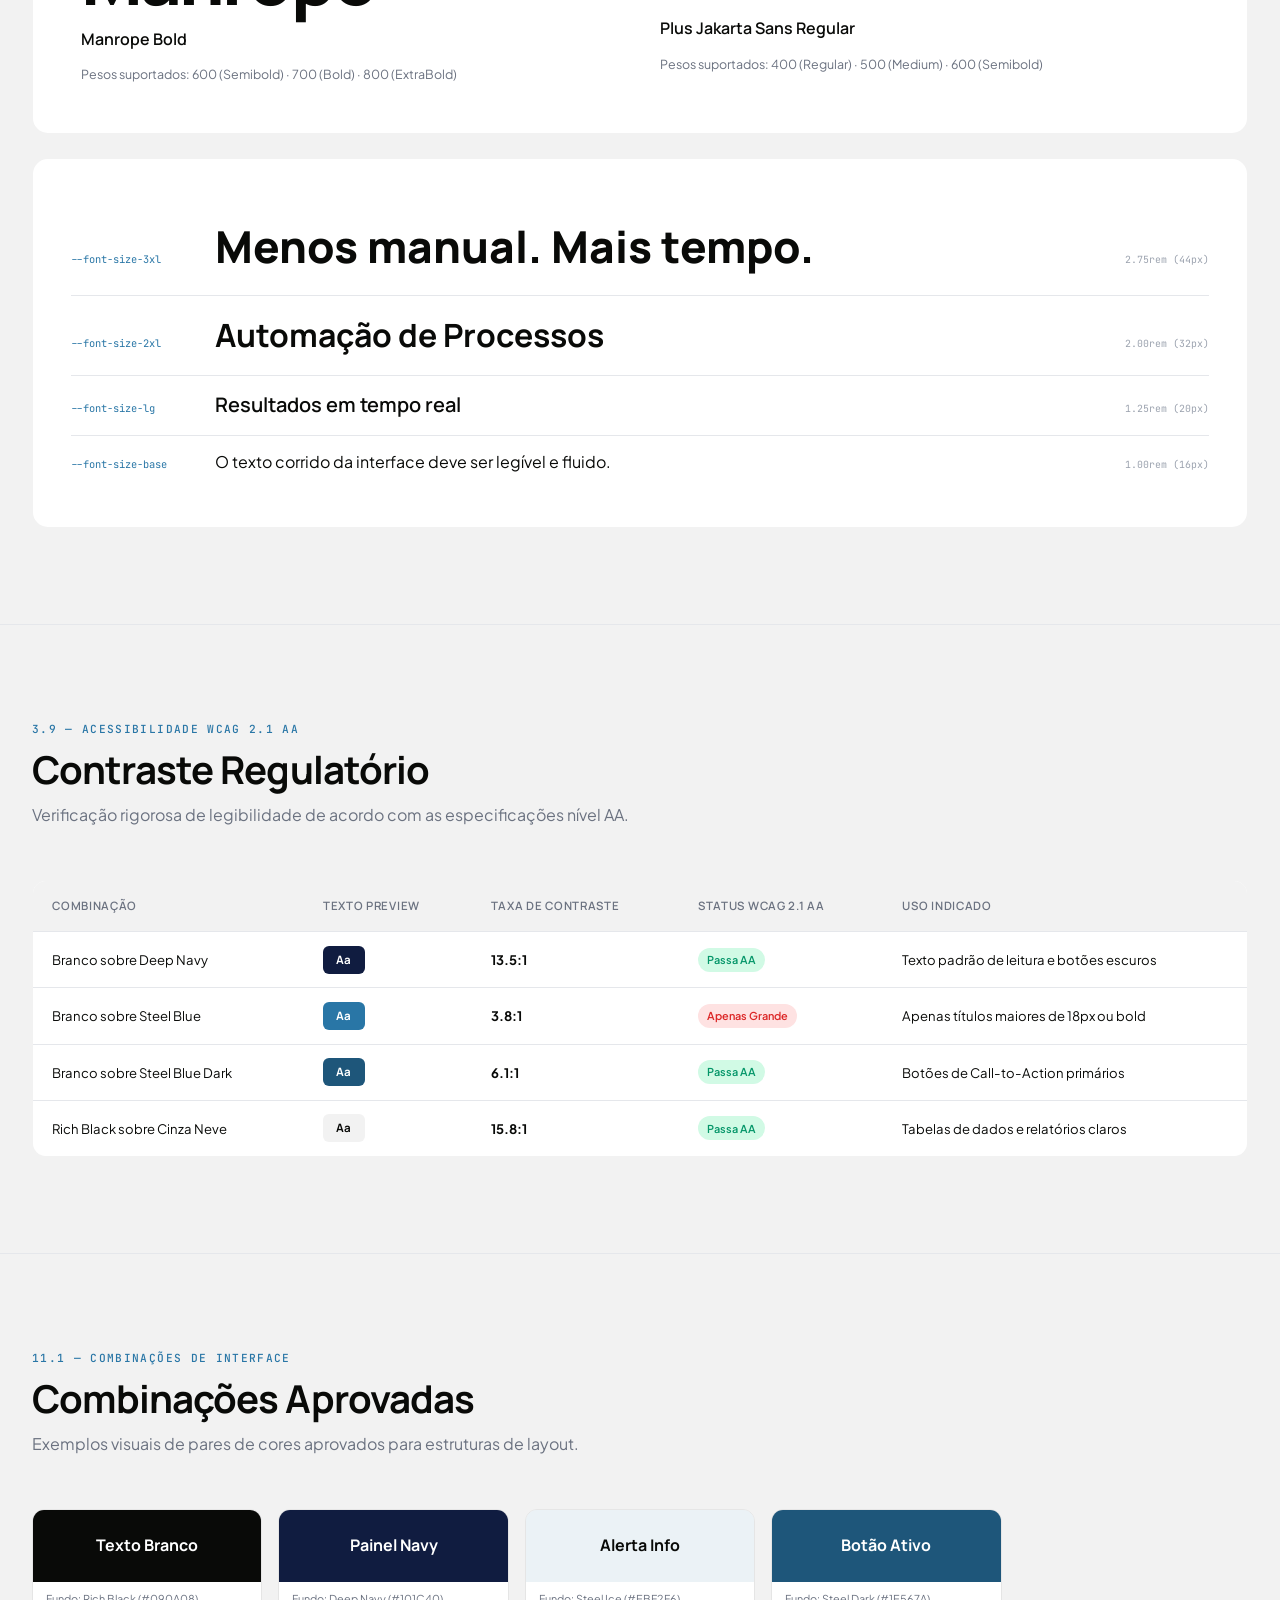
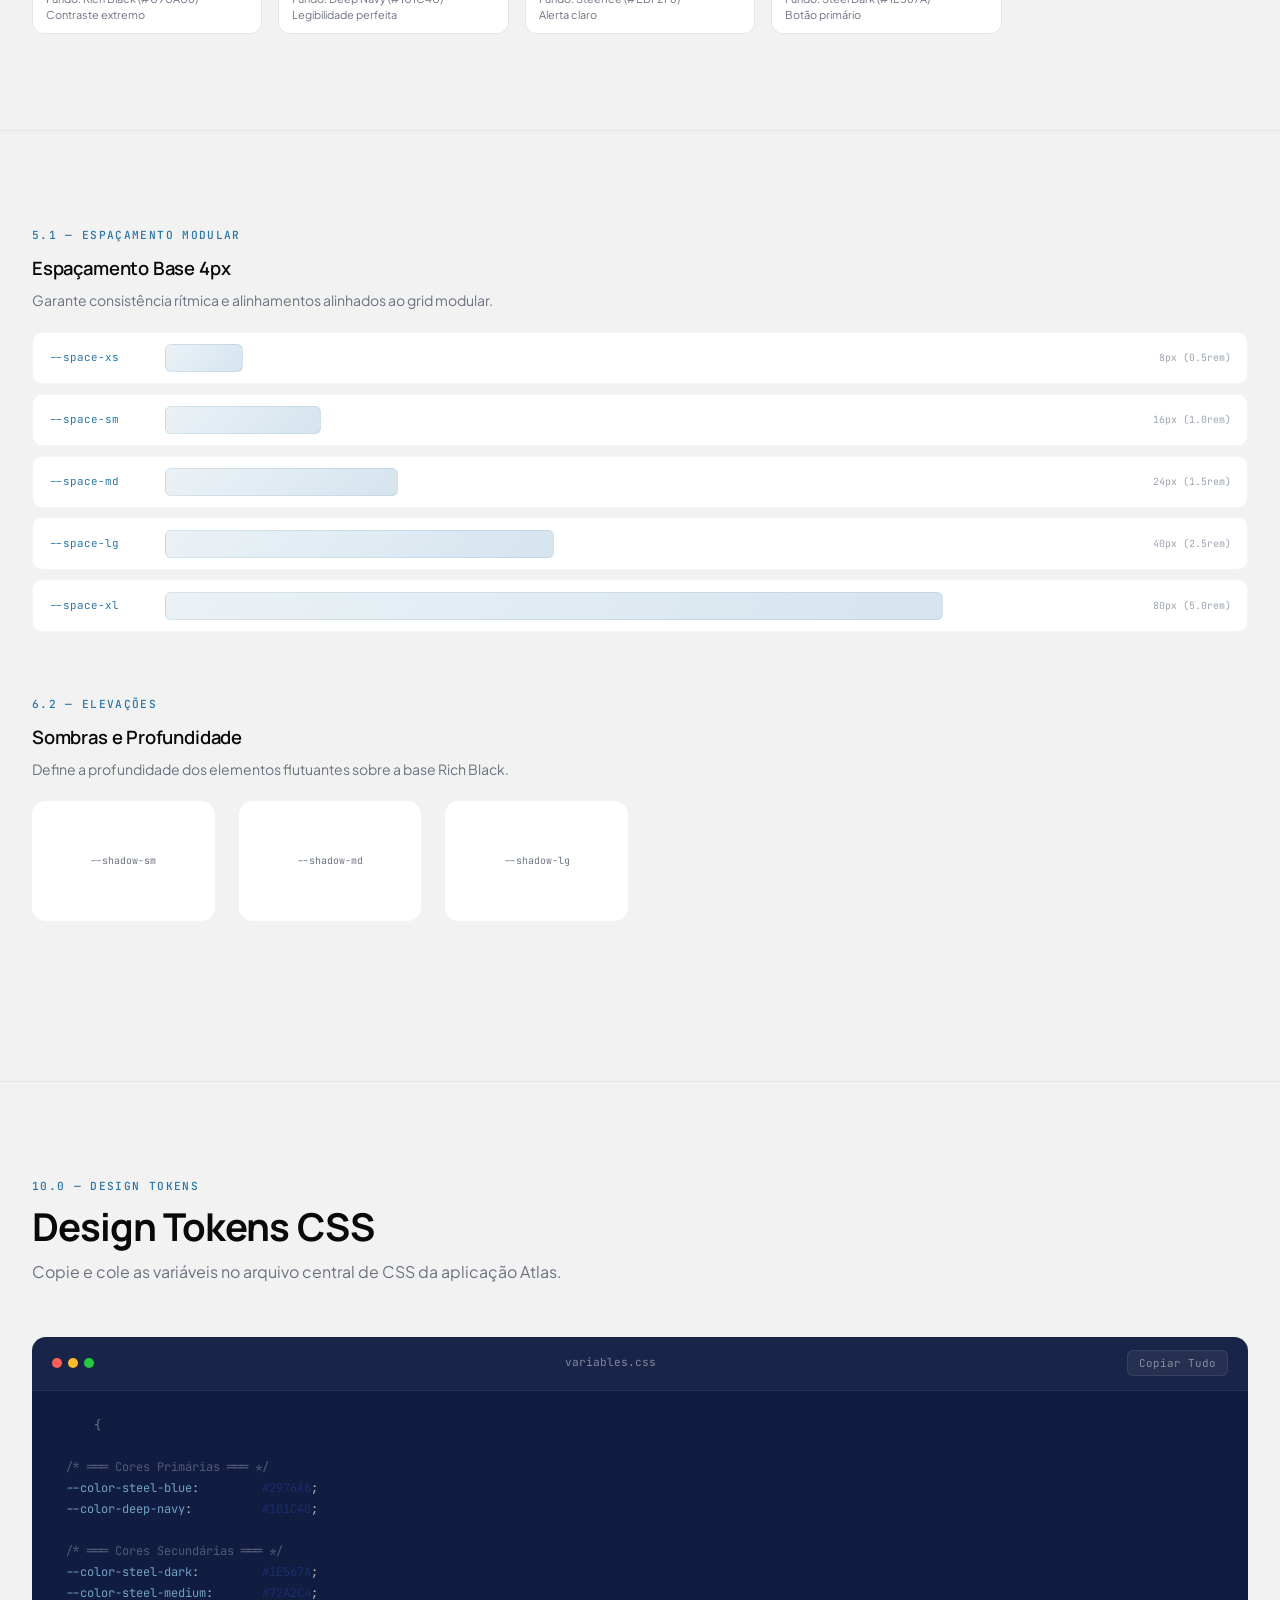
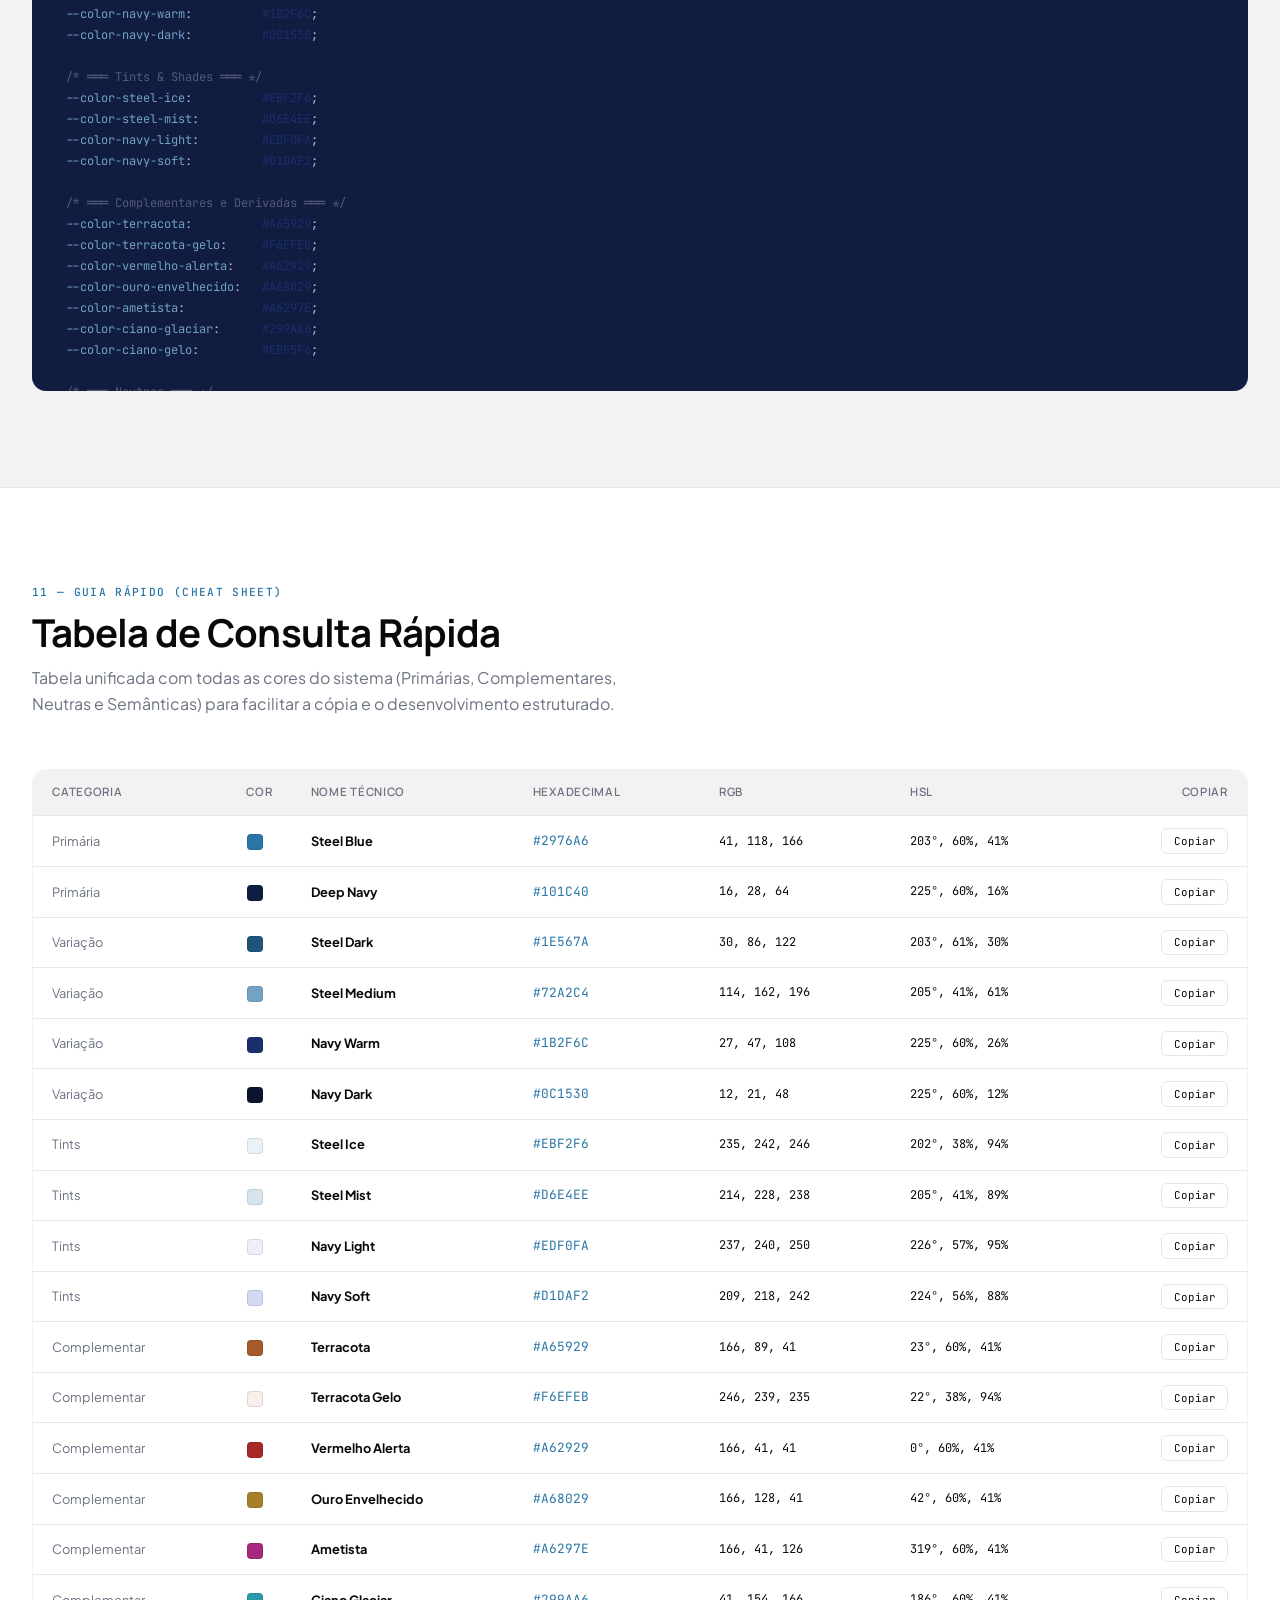
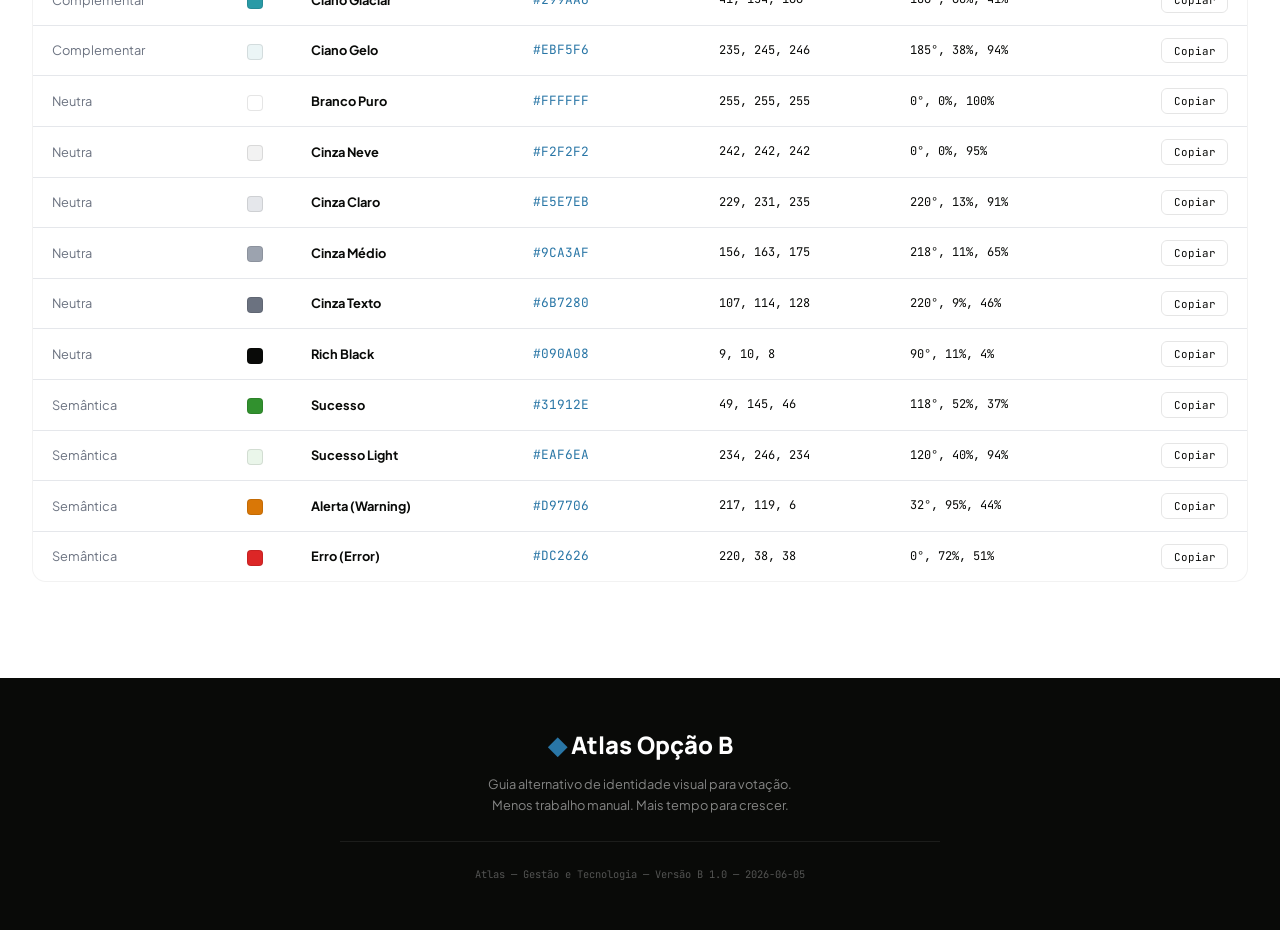
<file: brand-identity.html>
<!DOCTYPE html>
<html lang="pt-BR">
<head>
  <meta charset="UTF-8">
  <meta name="viewport" content="width=device-width, initial-scale=1.0">
  <title>Atlas B &#8212; Identidade Visual &amp; Sistema de Cores</title>
  <meta name="description" content="Guia de identidade visual alternativo para a marca Atlas. Opção Deep Navy e Steel Blue para votação de marca.">
  <link rel="preconnect" href="https://fonts.googleapis.com">
  <link rel="preconnect" href="https://fonts.gstatic.com" crossorigin>
  <link href="https://fonts.googleapis.com/css2?family=Manrope:wght@300;400;500;600;700;800&family=Plus+Jakarta+Sans:wght@300;400;500;600;700&family=JetBrains+Mono:wght@400;500&display=swap" rel="stylesheet">
  <style>
    /* ═══════════════════════════════════════════
       ATLAS BRAND IDENTITY — Stylesheet (Opção B)
       Gestão e Tecnologia — Automação & Agentes de IA
       ═══════════════════════════════════════════ */

    *, *::before, *::after {
      margin: 0;
      padding: 0;
      box-sizing: border-box;
    }

    :root {
      --color-primary: #2976A6;
      --color-primary-rgb: 41, 118, 166;
      --color-accent: #101C40;
      --color-accent-rgb: 16, 28, 64;
      --color-primary-dark: #1E567A;
      --color-primary-medium: #72A2C4;
      --color-accent-warm: #1B2F6C;
      --color-accent-dark: #0C1530;
      --color-primary-ice: #EBF2F6;
      --color-primary-mist: #D6E4EE;
      --color-accent-light: #EDF0FA;
      --color-accent-peach: #D1DAF2;
      --color-white: #FFFFFF;
      --color-snow: #F2F2F2;
      --color-gray-light: #E5E7EB;
      --color-gray-medium: #9CA3AF;
      --color-gray-text: #6B7280;
      --color-dark: #090A08;
      --font-display: 'Manrope', sans-serif;
      --font-body: 'Plus Jakarta Sans', sans-serif;
      --font-mono: 'JetBrains Mono', monospace;
    }

    html {
      scroll-behavior: smooth;
      font-size: 16px;
    }

    body {
      font-family: var(--font-body);
      background: var(--color-snow);
      color: var(--color-dark);
      line-height: 1.6;
      -webkit-font-smoothing: antialiased;
      -moz-osx-font-smoothing: grayscale;
    }

    /* ── NAV ────────────────────────────────── */
    .nav {
      position: fixed;
      top: 0;
      left: 0;
      right: 0;
      z-index: 100;
      background: rgba(255,255,255,0.82);
      backdrop-filter: blur(20px) saturate(1.6);
      -webkit-backdrop-filter: blur(20px) saturate(1.6);
      border-bottom: 1px solid rgba(0,0,0,0.06);
      transition: box-shadow 0.3s ease;
    }
    .nav.scrolled {
      box-shadow: 0 4px 24px rgba(0,0,0,0.06);
    }
    .nav-inner {
      max-width: 1280px;
      margin: 0 auto;
      padding: 0 clamp(1rem, 4vw, 2rem);
      display: flex;
      align-items: center;
      justify-content: space-between;
      height: 64px;
    }
    .nav-brand {
      font-family: var(--font-display);
      font-weight: 800;
      font-size: 1.35rem;
      color: var(--color-accent);
      text-decoration: none;
      letter-spacing: -0.03em;
      display: flex;
      align-items: center;
      gap: 0.5rem;
    }
    .nav-brand .icon {
      color: var(--color-primary);
      font-size: 1.1rem;
    }
    .nav-links {
      display: flex;
      gap: 0.25rem;
      list-style: none;
      overflow-x: auto;
      -ms-overflow-style: none;
      scrollbar-width: none;
    }
    .nav-links::-webkit-scrollbar { display: none; }
    .nav-links a {
      font-size: 0.8rem;
      font-weight: 500;
      color: var(--color-gray-text);
      text-decoration: none;
      padding: 0.4rem 0.7rem;
      border-radius: 6px;
      white-space: nowrap;
      transition: all 0.2s ease;
    }
    .nav-links a:hover {
      color: var(--color-primary);
      background: var(--color-primary-ice);
    }
    .nav-links a.active {
      color: var(--color-primary);
      background: var(--color-primary-ice);
      font-weight: 600;
    }

    @media (max-width: 768px) {
      .nav-links { display: none; }
    }

    /* ── HERO ───────────────────────────────── */
    .hero {
      margin-top: 64px;
      background: radial-gradient(circle at 50% 20%, #101C40 0%, #090A08 55%) no-repeat fixed #090A08;
      padding: clamp(4rem, 10vw, 8rem) clamp(1rem, 4vw, 2rem);
      text-align: center;
      position: relative;
      overflow: hidden;
    }
    .hero::before {
      content: '';
      position: absolute;
      top: -50%;
      right: -30%;
      width: 80%;
      height: 200%;
      background: radial-gradient(ellipse, rgba(114,162,196,0.15) 0%, transparent 70%);
      pointer-events: none;
    }
    .hero-content {
      position: relative;
      z-index: 2;
      max-width: 720px;
      margin: 0 auto;
    }
    .hero-badge {
      display: inline-flex;
      align-items: center;
      gap: 0.5rem;
      background: rgba(255,255,255,0.12);
      border: 1px solid rgba(255,255,255,0.18);
      color: rgba(255,255,255,0.9);
      font-size: 0.75rem;
      font-weight: 600;
      letter-spacing: 0.08em;
      text-transform: uppercase;
      padding: 0.45rem 1rem;
      border-radius: 999px;
      margin-bottom: 2rem;
      backdrop-filter: blur(8px);
    }
    .hero-badge .dot {
      width: 6px;
      height: 6px;
      background: var(--color-primary-medium);
      border-radius: 50%;
      animation: pulse-dot 2s ease-in-out infinite;
    }
    @keyframes pulse-dot {
      0%, 100% { opacity: 1; transform: scale(1); }
      50% { opacity: 0.5; transform: scale(1.4); }
    }
    .hero h1 {
      font-family: var(--font-display);
      font-weight: 800;
      font-size: clamp(2.2rem, 6vw, 4rem);
      color: #fff;
      line-height: 1.08;
      letter-spacing: -0.03em;
      margin-bottom: 1.25rem;
    }
    .hero h1 span {
      color: var(--color-primary-medium);
    }
    .hero p {
      color: rgba(255,255,255,0.72);
      font-size: clamp(1rem, 2vw, 1.15rem);
      max-width: 540px;
      margin: 0 auto 2.5rem;
      line-height: 1.7;
    }
    .hero-meta {
      display: flex;
      justify-content: center;
      gap: 2.5rem;
      flex-wrap: wrap;
    }
    .hero-meta-item {
      text-align: center;
    }
    .hero-meta-item .value {
      font-family: var(--font-display);
      font-weight: 700;
      font-size: 1.6rem;
      color: #fff;
    }
    .hero-meta-item .label {
      font-size: 0.72rem;
      color: rgba(255,255,255,0.55);
      text-transform: uppercase;
      letter-spacing: 0.1em;
      margin-top: 0.15rem;
    }

    /* ── LAYOUT ─────────────────────────────── */
    .container {
      max-width: 1280px;
      margin: 0 auto;
      padding: 0 clamp(1rem, 4vw, 2rem);
    }

    section {
      padding: clamp(3rem, 8vw, 6rem) 0;
    }

    .section-header {
      margin-bottom: clamp(2rem, 4vw, 3.5rem);
    }
    .section-label {
      font-family: var(--font-mono);
      font-size: 0.7rem;
      font-weight: 500;
      color: var(--color-primary);
      text-transform: uppercase;
      letter-spacing: 0.12em;
      margin-bottom: 0.6rem;
    }
    .section-title {
      font-family: var(--font-display);
      font-weight: 700;
      font-size: clamp(1.6rem, 4vw, 2.4rem);
      color: var(--color-dark);
      letter-spacing: -0.025em;
      line-height: 1.15;
    }
    .section-subtitle {
      font-size: 1rem;
      color: var(--color-gray-text);
      margin-top: 0.6rem;
      max-width: 600px;
      line-height: 1.65;
    }

    .divider {
      border: none;
      border-top: 1px solid var(--color-gray-light);
      margin: 0;
    }

    /* ── COLOR SWATCH CARD ─────────────────── */
    .color-grid {
      display: grid;
      gap: 1rem;
    }
    .color-grid--2 { grid-template-columns: repeat(2, 1fr); }
    .color-grid--3 { grid-template-columns: repeat(3, 1fr); }
    .color-grid--4 { grid-template-columns: repeat(4, 1fr); }
    .color-grid--5 { grid-template-columns: repeat(5, 1fr); }
    .color-grid--6 { grid-template-columns: repeat(6, 1fr); }

    @media (max-width: 900px) {
      .color-grid--4 { grid-template-columns: repeat(2, 1fr); }
      .color-grid--5 { grid-template-columns: repeat(3, 1fr); }
      .color-grid--6 { grid-template-columns: repeat(3, 1fr); }
    }
    @media (max-width: 600px) {
      .color-grid--2 { grid-template-columns: 1fr; }
      .color-grid--3 { grid-template-columns: 1fr; }
      .color-grid--4 { grid-template-columns: repeat(2, 1fr); }
      .color-grid--5 { grid-template-columns: repeat(2, 1fr); }
      .color-grid--6 { grid-template-columns: repeat(2, 1fr); }
    }

    .swatch {
      background: #fff;
      border-radius: 14px;
      overflow: hidden;
      border: 1px solid rgba(0,0,0,0.05);
      transition: transform 0.3s cubic-bezier(0.16, 1, 0.3, 1), box-shadow 0.3s ease;
      cursor: pointer;
      position: relative;
    }
    .swatch:hover {
      transform: translateY(-4px);
      box-shadow: 0 12px 40px rgba(0,0,0,0.1);
    }
    .swatch:active {
      transform: translateY(-2px) scale(0.98);
    }
    .swatch-color {
      height: 110px;
      position: relative;
      transition: height 0.3s ease;
    }
    .swatch--primary .swatch-color { height: 150px; }
    .swatch--small .swatch-color { height: 80px; }

    .swatch-copy-toast {
      position: absolute;
      top: 50%;
      left: 50%;
      transform: translate(-50%, -50%) scale(0.8);
      background: rgba(0,0,0,0.75);
      color: #fff;
      font-size: 0.72rem;
      font-weight: 600;
      padding: 0.35rem 0.85rem;
      border-radius: 999px;
      opacity: 0;
      pointer-events: none;
      transition: all 0.25s cubic-bezier(0.16, 1, 0.3, 1);
      backdrop-filter: blur(8px);
    }
    .swatch.copied .swatch-copy-toast {
      opacity: 1;
      transform: translate(-50%, -50%) scale(1);
    }

    .swatch-info {
      padding: 0.85rem 1rem;
    }
    .swatch-name {
      font-family: var(--font-display);
      font-weight: 600;
      font-size: 0.85rem;
      color: var(--color-dark);
      margin-bottom: 0.2rem;
    }
    .swatch-hex {
      font-family: var(--font-mono);
      font-size: 0.72rem;
      font-weight: 500;
      color: var(--color-gray-text);
    }
    .swatch-meta {
      font-size: 0.65rem;
      color: var(--color-gray-medium);
      margin-top: 0.35rem;
      line-height: 1.45;
    }
    .swatch-tag {
      display: inline-block;
      font-size: 0.6rem;
      font-weight: 600;
      text-transform: uppercase;
      letter-spacing: 0.06em;
      padding: 0.15rem 0.45rem;
      border-radius: 4px;
      margin-top: 0.4rem;
    }
    .swatch-tag--primary {
      background: var(--color-primary-ice);
      color: var(--color-primary);
    }
    .swatch-tag--accent {
      background: #EDF0FA;
      color: var(--color-accent);
    }
    .swatch-tag--comp {
      background: #F6EFEB;
      color: #A65929;
    }

    /* ── SUBSECTION ─────────────────────────── */
    .subsection {
      margin-bottom: clamp(2.5rem, 5vw, 4rem);
    }
    .subsection-title {
      font-family: var(--font-display);
      font-weight: 600;
      font-size: 1.15rem;
      color: var(--color-dark);
      margin-bottom: 0.35rem;
      letter-spacing: -0.01em;
    }
    .subsection-desc {
      font-size: 0.88rem;
      color: var(--color-gray-text);
      margin-bottom: 1.25rem;
      max-width: 700px;
      line-height: 1.6;
    }

    /* ── GRADIENT STRIPS ───────────────────── */
    .gradient-grid {
      display: grid;
      grid-template-columns: repeat(auto-fit, minmax(280px, 1fr));
      gap: 1rem;
    }
    .gradient-card {
      background: #fff;
      border-radius: 14px;
      overflow: hidden;
      border: 1px solid rgba(0,0,0,0.05);
      transition: transform 0.3s cubic-bezier(0.16, 1, 0.3, 1), box-shadow 0.3s ease;
      cursor: pointer;
    }
    .gradient-card:hover {
      transform: translateY(-3px);
      box-shadow: 0 12px 40px rgba(0,0,0,0.08);
    }
    .gradient-strip {
      height: 90px;
    }
    .gradient-card-info {
      padding: 0.85rem 1rem;
    }
    .gradient-card-name {
      font-family: var(--font-display);
      font-weight: 600;
      font-size: 0.85rem;
      color: var(--color-dark);
      margin-bottom: 0.15rem;
    }
    .gradient-card-css {
      font-family: var(--font-mono);
      font-size: 0.62rem;
      color: var(--color-gray-text);
      word-break: break-all;
      line-height: 1.5;
    }
    .gradient-card-use {
      font-size: 0.68rem;
      color: var(--color-gray-medium);
      margin-top: 0.4rem;
    }

    /* ── TYPOGRAPHY SHOWCASE ────────────────── */
    .type-showcase {
      background: #fff;
      border-radius: 16px;
      border: 1px solid rgba(0,0,0,0.05);
      padding: clamp(2rem, 4vw, 3rem);
      display: grid;
      grid-template-columns: 1fr 1fr;
      gap: 2.5rem;
    }
    @media (max-width: 768px) {
      .type-showcase { grid-template-columns: 1fr; gap: 2rem; }
    }
    .type-family {
      display: flex;
      flex-direction: column;
      gap: 0.8rem;
    }
    .type-family-label {
      font-family: var(--font-mono);
      font-size: 0.65rem;
      font-weight: 500;
      color: var(--color-primary);
      text-transform: uppercase;
      letter-spacing: 0.1em;
    }
    .type-specimen-display {
      font-family: var(--font-display);
      font-weight: 800;
      font-size: clamp(3rem, 6vw, 4.5rem);
      color: var(--color-dark);
      letter-spacing: -0.04em;
      line-height: 1;
    }
    .type-specimen-body {
      font-family: var(--font-body);
      font-weight: 400;
      font-size: clamp(2.5rem, 5vw, 3.5rem);
      color: var(--color-dark);
      letter-spacing: -0.02em;
      line-height: 1.1;
    }
    .type-name {
      font-family: var(--font-display);
      font-weight: 600;
      font-size: 1rem;
      color: var(--color-dark);
    }
    .type-weights {
      font-size: 0.78rem;
      color: var(--color-gray-text);
      line-height: 1.6;
    }
    .type-scale {
      background: #fff;
      border-radius: 16px;
      border: 1px solid rgba(0,0,0,0.05);
      padding: clamp(1.5rem, 3vw, 2.5rem);
      margin-top: 1.5rem;
    }
    .type-scale-row {
      display: flex;
      align-items: baseline;
      gap: 1.5rem;
      padding: 0.85rem 0;
      border-bottom: 1px solid var(--color-gray-light);
    }
    .type-scale-row:last-child { border-bottom: none; }
    .type-scale-token {
      font-family: var(--font-mono);
      font-size: 0.65rem;
      color: var(--color-primary);
      min-width: 120px;
      flex-shrink: 0;
    }
    .type-scale-sample {
      flex: 1;
      color: var(--color-dark);
      white-space: nowrap;
      overflow: hidden;
      text-overflow: ellipsis;
    }
    .type-scale-size {
      font-family: var(--font-mono);
      font-size: 0.62rem;
      color: var(--color-gray-medium);
      min-width: 60px;
      text-align: right;
      flex-shrink: 0;
    }

    /* ── ACCESSIBILITY TABLE ────────────────── */
    .access-table {
      width: 100%;
      border-collapse: separate;
      border-spacing: 0;
      background: #fff;
      border-radius: 14px;
      overflow: hidden;
      border: 1px solid rgba(0,0,0,0.05);
    }
    .access-table th {
      font-family: var(--font-display);
      font-size: 0.72rem;
      font-weight: 600;
      color: var(--color-gray-text);
      text-transform: uppercase;
      letter-spacing: 0.06em;
      text-align: left;
      padding: 1rem 1.2rem;
      background: var(--color-snow);
      border-bottom: 1px solid var(--color-gray-light);
    }
    .access-table td {
      padding: 0.85rem 1.2rem;
      font-size: 0.82rem;
      border-bottom: 1px solid var(--color-gray-light);
      vertical-align: middle;
    }
    .access-table tr:last-child td { border-bottom: none; }
    .access-chip {
      display: inline-flex;
      align-items: center;
      gap: 0.25rem;
      font-size: 0.68rem;
      font-weight: 600;
      padding: 0.2rem 0.55rem;
      border-radius: 999px;
    }
    .access-chip--pass {
      background: #D1FAE5;
      color: #059669;
    }
    .access-chip--warn {
      background: #FEF3C7;
      color: #D97706;
    }
    .access-chip--fail {
      background: #FEE2E2;
      color: #DC2626;
    }
    .access-preview {
      display: inline-flex;
      align-items: center;
      justify-content: center;
      width: 42px;
      height: 28px;
      border-radius: 6px;
      font-family: var(--font-display);
      font-weight: 700;
      font-size: 0.72rem;
    }

    /* ── TOKEN CODE BLOCK ──────────────────── */
    .code-block {
      background: #101C40;
      border-radius: 14px;
      overflow: hidden;
      position: relative;
    }
    .code-header {
      display: flex;
      align-items: center;
      justify-content: space-between;
      padding: 0.85rem 1.25rem;
      background: rgba(255,255,255,0.04);
      border-bottom: 1px solid rgba(255,255,255,0.06);
    }
    .code-dots {
      display: flex;
      gap: 6px;
    }
    .code-dots span {
      width: 10px;
      height: 10px;
      border-radius: 50%;
    }
    .code-dots span:nth-child(1) { background: #FF5F56; }
    .code-dots span:nth-child(2) { background: #FFBD2E; }
    .code-dots span:nth-child(3) { background: #27C93F; }
    .code-filename {
      font-family: var(--font-mono);
      font-size: 0.7rem;
      color: rgba(255,255,255,0.45);
    }
    .code-copy-btn {
      font-family: var(--font-mono);
      font-size: 0.68rem;
      color: rgba(255,255,255,0.45);
      background: rgba(255,255,255,0.06);
      border: 1px solid rgba(255,255,255,0.08);
      padding: 0.3rem 0.7rem;
      border-radius: 6px;
      cursor: pointer;
      transition: all 0.2s ease;
    }
    .code-copy-btn:hover {
      background: rgba(255,255,255,0.12);
      color: rgba(255,255,255,0.8);
    }
    .code-body {
      padding: 1.5rem 1.25rem;
      overflow-x: auto;
      max-height: 600px;
      overflow-y: auto;
    }
    .code-body pre {
      font-family: var(--font-mono);
      font-size: 0.75rem;
      line-height: 1.75;
      color: rgba(255,255,255,0.7);
      white-space: pre;
      tab-size: 2;
    }
    .code-body .comment { color: rgba(255,255,255,0.28); }
    .code-body .prop { color: #72A2C4; }
    .code-body .val { color: #1B2F6C; }
    .code-body .selector { color: #101C40; }
    .code-body .bracket { color: rgba(255,255,255,0.4); }

    /* ── COMBINATION CARDS ─────────────────── */
    .combo-grid {
      display: grid;
      grid-template-columns: repeat(auto-fill, minmax(200px, 1fr));
      gap: 1rem;
    }
    .combo-card {
      border-radius: 12px;
      overflow: hidden;
      border: 1px solid rgba(0,0,0,0.05);
      transition: transform 0.3s cubic-bezier(0.16, 1, 0.3, 1);
    }
    .combo-card:hover { transform: translateY(-2px); }
    .combo-preview {
      height: 72px;
      display: flex;
      align-items: center;
      justify-content: center;
      font-family: var(--font-display);
      font-weight: 700;
      font-size: 1rem;
    }
    .combo-label {
      padding: 0.6rem 0.8rem;
      background: #fff;
      font-size: 0.68rem;
      color: var(--color-gray-text);
      line-height: 1.45;
    }

    /* ── SPACING VISUAL ────────────────────── */
    .spacing-grid {
      display: flex;
      flex-direction: column;
      gap: 0.6rem;
    }
    .spacing-row {
      display: flex;
      align-items: center;
      gap: 1rem;
      background: #fff;
      padding: 0.7rem 1rem;
      border-radius: 10px;
      border: 1px solid rgba(0,0,0,0.04);
    }
    .spacing-token {
      font-family: var(--font-mono);
      font-size: 0.68rem;
      color: var(--color-primary);
      min-width: 100px;
      flex-shrink: 0;
    }
    .spacing-bar-wrap {
      flex: 1;
      height: 28px;
      display: flex;
      align-items: center;
    }
    .spacing-bar {
      height: 100%;
      background: linear-gradient(135deg, var(--color-primary-ice) 0%, var(--color-primary-mist) 100%);
      border-radius: 6px;
      border: 1px solid rgba(41,118,166,0.12);
      transition: width 0.5s cubic-bezier(0.16, 1, 0.3, 1);
    }
    .spacing-value {
      font-family: var(--font-mono);
      font-size: 0.62rem;
      color: var(--color-gray-medium);
      min-width: 65px;
      text-align: right;
      flex-shrink: 0;
    }

    /* ── SHADOW CARDS ──────────────────────── */
    .shadow-grid {
      display: grid;
      grid-template-columns: repeat(auto-fill, minmax(180px, 1fr));
      gap: 1.5rem;
    }
    .shadow-card {
      background: #fff;
      border-radius: 14px;
      height: 120px;
      display: flex;
      flex-direction: column;
      align-items: center;
      justify-content: center;
      gap: 0.6rem;
      transition: transform 0.3s ease;
    }
    .shadow-card:hover { transform: translateY(-2px); }
    .shadow-card-label {
      font-family: var(--font-mono);
      font-size: 0.62rem;
      color: var(--color-gray-text);
    }

    /* ── USE GUIDE TABLE ───────────────────── */
    .guide-table {
      width: 100%;
      border-collapse: separate;
      border-spacing: 0;
      background: #fff;
      border-radius: 14px;
      overflow: hidden;
      border: 1px solid rgba(0,0,0,0.05);
    }
    .guide-table th {
      font-family: var(--font-display);
      font-size: 0.72rem;
      font-weight: 600;
      color: var(--color-gray-text);
      text-transform: uppercase;
      letter-spacing: 0.06em;
      text-align: left;
      padding: 0.85rem 1.2rem;
      background: var(--color-snow);
      border-bottom: 1px solid var(--color-gray-light);
    }
    .guide-table td {
      padding: 0.75rem 1.2rem;
      font-size: 0.8rem;
      border-bottom: 1px solid var(--color-gray-light);
      vertical-align: middle;
    }
    .guide-table tr:last-child td { border-bottom: none; }
    .guide-table .color-dot {
      display: inline-block;
      width: 16px;
      height: 16px;
      border-radius: 4px;
      vertical-align: middle;
      margin-right: 0.5rem;
      border: 1px solid rgba(0,0,0,0.08);
    }
    .guide-table .hex-code {
      font-family: var(--font-mono);
      font-size: 0.7rem;
      color: var(--color-gray-text);
    }

    /* ── FOOTER ─────────────────────────────── */
    .footer {
      background: var(--color-dark);
      color: rgba(255,255,255,0.5);
      padding: 3rem clamp(1rem, 4vw, 2rem);
      text-align: center;
    }
    .footer-inner {
      max-width: 600px;
      margin: 0 auto;
    }
    .footer-brand {
      font-family: var(--font-display);
      font-weight: 800;
      font-size: 1.5rem;
      color: #fff;
      margin-bottom: 0.6rem;
    }
    .footer-brand .icon { color: var(--color-primary); }
    .footer p {
      font-size: 0.8rem;
      line-height: 1.65;
      margin-bottom: 1.5rem;
    }
    .footer-line {
      border: none;
      border-top: 1px solid rgba(255,255,255,0.08);
      margin: 1.5rem 0;
    }
    .footer-copy {
      font-family: var(--font-mono);
      font-size: 0.65rem;
      color: rgba(255,255,255,0.3);
    }

    /* ── ALERT BOX ─────────────────────────── */
    .alert {
      border-radius: 12px;
      padding: 1rem 1.25rem;
      font-size: 0.82rem;
      line-height: 1.6;
      margin-top: 1.5rem;
      display: flex;
      gap: 0.75rem;
      align-items: flex-start;
    }
    .alert-icon {
      font-size: 1.1rem;
      flex-shrink: 0;
      margin-top: 0.1rem;
    }
    .alert--info {
      background: var(--color-primary-ice);
      border: 1px solid rgba(41,118,166,0.15);
      color: var(--color-primary-dark);
    }
    .alert--warning {
      background: #FEF3C7;
      border: 1px solid rgba(217,119,6,0.2);
      color: #92400E;
    }
    .alert--accent {
      background: var(--color-accent-light);
      border: 1px solid rgba(16,28,64,0.12);
      color: var(--color-accent);
    }

    /* ── PROPORTION BAR ────────────────────── */
    .proportion-bar {
      display: flex;
      height: 40px;
      border-radius: 10px;
      overflow: hidden;
      margin-top: 1.25rem;
      margin-bottom: 0.6rem;
    }
    .proportion-segment {
      display: flex;
      align-items: center;
      justify-content: center;
      font-family: var(--font-mono);
      font-size: 0.68rem;
      font-weight: 600;
      color: #fff;
      transition: flex 0.5s ease;
    }
    .proportion-labels {
      display: flex;
      justify-content: space-between;
      font-size: 0.7rem;
      color: var(--color-gray-text);
    }

    /* ── UTILITY ────────────────────────────── */
    .mt-0 { margin-top: 0 !important; }
    .mt-1 { margin-top: 1rem; }
    .mt-2 { margin-top: 2rem; }
    .mb-1 { margin-bottom: 1rem; }
    .mb-2 { margin-bottom: 2rem; }

    /* ── ANIMATIONS ─────────────────────────── */
    .fade-in {
      opacity: 0;
      transform: translateY(24px);
      transition: opacity 0.6s cubic-bezier(0.16, 1, 0.3, 1), transform 0.6s cubic-bezier(0.16, 1, 0.3, 1);
    }
    .fade-in.visible {
      opacity: 1;
      transform: translateY(0);
    }

    /* ── PRINT ──────────────────────────────── */
    @media print {
      .nav { display: none; }
      .hero { margin-top: 0; padding: 2rem; }
      section { padding: 1.5rem 0; }
      .swatch:hover { transform: none; box-shadow: none; }
      .fade-in { opacity: 1; transform: none; }
      body { background: #fff; }
    }
  </style>
</head>
<body>

  <!-- ═══ NAVIGATION ═══ -->
  <nav class="nav" id="nav">
    <div class="nav-inner">
      <a href="#top" class="nav-brand">
        <span class="icon">&#9670;</span> Atlas Opção B
      </a>
      <ul class="nav-links" id="navLinks">
        <li><a href="#primarias">Primárias</a></li>
        <li><a href="#secundarias">Secundárias</a></li>
        <li><a href="#suporte">Suporte</a></li>
        <li><a href="#complementares">Complementares</a></li>
        <li><a href="#neutras">Neutras</a></li>
        <li><a href="#semanticas">Semânticas</a></li>
        <li><a href="#gradientes">Gradientes</a></li>
        <li><a href="#tipografia">Tipografia</a></li>
        <li><a href="#acessibilidade">Acessibilidade</a></li>
        <li><a href="#combinacoes">Combinações</a></li>
        <li><a href="#espacamentos">Espaçamentos</a></li>
        <li><a href="#tokens">Tokens CSS</a></li>
      </ul>
    </div>
  </nav>

  <!-- ═══ HERO ═══ -->
  <header class="hero" id="top">
    <div class="hero-content">
      <div class="hero-badge">
        <span class="dot"></span>
        Opção Alternativa (Navy &amp; Steel Blue)
      </div>
      <h1>Identidade Visual B<br>&amp; Sistema de <span>Cores</span></h1>
      <p>Paleta corporativa sóbria baseada nas cores solicitadas para a Atlas. Solidez de governança e confiança operacional. Menos trabalho manual. Mais tempo para crescer.</p>
      <div class="hero-meta">
        <div class="hero-meta-item">
          <div class="value">42</div>
          <div class="label">Cores</div>
        </div>
        <div class="hero-meta-item">
          <div class="value">5</div>
          <div class="label">Gradientes</div>
        </div>
        <div class="hero-meta-item">
          <div class="value">3</div>
          <div class="label">Fontes</div>
        </div>
        <div class="hero-meta-item">
          <div class="value">Corporate</div>
          <div class="label">Estilo</div>
        </div>
      </div>
    </div>
  </header>

  <!-- ═══ SECTION: PALETA PRINCIPAL ═══ -->
  <section id="primarias">
    <div class="container">
      <div class="section-header fade-in">
        <div class="section-label">3.2 &#8212; Paleta Principal (Core)</div>
        <div class="section-title">As 5 Cores Fundamentais</div>
        <div class="section-subtitle">Estas são as 5 cores exigidas como base principal da identidade visual, cobrindo estruturas, destaques, fundo e feedbacks.</div>
      </div>

      <div class="color-grid color-grid--5 fade-in">
        <div class="swatch swatch--primary" onclick="copyHex(this, '#101C40')">
          <div class="swatch-color" style="background: #101C40;">
            <div class="swatch-copy-toast">Copiado!</div>
          </div>
          <div class="swatch-info">
            <div class="swatch-name">Deep Navy</div>
            <div class="swatch-hex">#101C40</div>
            <span class="swatch-tag swatch-tag--accent">Fundo Estrutural</span>
          </div>
        </div>
        
        <div class="swatch swatch--primary" onclick="copyHex(this, '#2976A6')">
          <div class="swatch-color" style="background: #2976A6;">
            <div class="swatch-copy-toast">Copiado!</div>
          </div>
          <div class="swatch-info">
            <div class="swatch-name">Steel Blue</div>
            <div class="swatch-hex">#2976A6</div>
            <span class="swatch-tag swatch-tag--primary">Cor de Destaque</span>
          </div>
        </div>
        
        <div class="swatch swatch--primary" onclick="copyHex(this, '#F2F2F2')">
          <div class="swatch-color" style="background: #F2F2F2;">
            <div class="swatch-copy-toast">Copiado!</div>
          </div>
          <div class="swatch-info">
            <div class="swatch-name">Cinza Neve</div>
            <div class="swatch-hex">#F2F2F2</div>
            <span class="swatch-tag" style="background: #E5E7EB; color: #6B7280;">Neutro Claro</span>
          </div>
        </div>

        <div class="swatch swatch--primary" onclick="copyHex(this, '#31912E')">
          <div class="swatch-color" style="background: #31912E;">
            <div class="swatch-copy-toast">Copiado!</div>
          </div>
          <div class="swatch-info">
            <div class="swatch-name">Verde Sucesso</div>
            <div class="swatch-hex">#31912E</div>
            <span class="swatch-tag" style="background: #EAF6EA; color: #31912E;">Feedback</span>
          </div>
        </div>

        <div class="swatch swatch--primary" onclick="copyHex(this, '#090A08')">
          <div class="swatch-color" style="background: #090A08;">
            <div class="swatch-copy-toast">Copiado!</div>
          </div>
          <div class="swatch-info">
            <div class="swatch-name">Rich Black</div>
            <div class="swatch-hex">#090A08</div>
            <span class="swatch-tag" style="background: #E5E7EB; color: #090A08;">Fundo Dark</span>
          </div>
        </div>
      </div>
    </div>
  </section>

  <hr class="divider">

  <!-- ═══ SECTION: CORES SECUNDÁRIAS ═══ -->
  <section id="secundarias">
    <div class="container">
      <div class="section-header fade-in">
        <div class="section-label">3.3 &#8212; Cores Secundárias</div>
        <div class="section-title">Variações de Tom</div>
        <div class="section-subtitle">Derivadas por luminosidade matemática para criar relevo em menus, hovers e dashboards.</div>
      </div>

      <div class="color-grid color-grid--4 fade-in">
        <div class="swatch" onclick="copyHex(this, '#1E567A')">
          <div class="swatch-color" style="background: #1E567A;">
            <div class="swatch-copy-toast">Copiado!</div>
          </div>
          <div class="swatch-info">
            <div class="swatch-name">Steel Blue Dark</div>
            <div class="swatch-hex">#1E567A</div>
            <div class="swatch-meta">L - 11%<br>Hovers e botões</div>
          </div>
        </div>
        <div class="swatch" onclick="copyHex(this, '#72A2C4')">
          <div class="swatch-color" style="background: #72A2C4;">
            <div class="swatch-copy-toast">Copiado!</div>
          </div>
          <div class="swatch-info">
            <div class="swatch-name">Steel Blue Medium</div>
            <div class="swatch-hex">#72A2C4</div>
            <div class="swatch-meta">L + 19%, S - 22%<br>Bordas e ícones</div>
          </div>
        </div>
        <div class="swatch" onclick="copyHex(this, '#1B2F6C')">
          <div class="swatch-color" style="background: #1B2F6C;">
            <div class="swatch-copy-toast">Copiado!</div>
          </div>
          <div class="swatch-info">
            <div class="swatch-name">Navy Warm</div>
            <div class="swatch-hex">#1B2F6C</div>
            <div class="swatch-meta">L + 11%<br>Submenus e cards</div>
          </div>
        </div>
        <div class="swatch" onclick="copyHex(this, '#0C1530')">
          <div class="swatch-color" style="background: #0C1530;">
            <div class="swatch-copy-toast">Copiado!</div>
          </div>
          <div class="swatch-info">
            <div class="swatch-name">Navy Dark</div>
            <div class="swatch-hex">#0C1530</div>
            <div class="swatch-meta">L - 4%<br>Fundo de modais escuros</div>
          </div>
        </div>
      </div>
    </div>
  </section>

  <hr class="divider">

  <!-- ═══ SECTION: TINTS & SHADES ═══ -->
  <section id="suporte">
    <div class="container">
      <div class="section-header fade-in">
        <div class="section-label">3.4 &#8212; Cores de Suporte</div>
        <div class="section-title">Tints &amp; Shades Suaves</div>
        <div class="section-subtitle">Tons diluídos e elegantes ideais para banners leves, respiro visual e painéis de dados.</div>
      </div>

      <div class="color-grid color-grid--4 fade-in">
        <div class="swatch" onclick="copyHex(this, '#EBF2F6')">
          <div class="swatch-color" style="background: #EBF2F6;">
            <div class="swatch-copy-toast">Copiado!</div>
          </div>
          <div class="swatch-info">
            <div class="swatch-name">Steel Ice</div>
            <div class="swatch-hex">#EBF2F6</div>
            <div class="swatch-meta">L = 95%<br>Background de alertas</div>
          </div>
        </div>
        <div class="swatch" onclick="copyHex(this, '#D6E4EE')">
          <div class="swatch-color" style="background: #D6E4EE;">
            <div class="swatch-copy-toast">Copiado!</div>
          </div>
          <div class="swatch-info">
            <div class="swatch-name">Steel Mist</div>
            <div class="swatch-hex">#D6E4EE</div>
            <div class="swatch-meta">L = 88%<br>Faixas, divisórias</div>
          </div>
        </div>
        <div class="swatch" onclick="copyHex(this, '#EDF0FA')">
          <div class="swatch-color" style="background: #EDF0FA;">
            <div class="swatch-copy-toast">Copiado!</div>
          </div>
          <div class="swatch-info">
            <div class="swatch-name">Navy Light</div>
            <div class="swatch-hex">#EDF0FA</div>
            <div class="swatch-meta">L = 96%<br>Fundo claro de widgets</div>
          </div>
        </div>
        <div class="swatch" onclick="copyHex(this, '#D1DAF2')">
          <div class="swatch-color" style="background: #D1DAF2;">
            <div class="swatch-copy-toast">Copiado!</div>
          </div>
          <div class="swatch-info">
            <div class="swatch-name">Navy Soft</div>
            <div class="swatch-hex">#D1DAF2</div>
            <div class="swatch-meta">L = 90%<br>Fronteira e badges neutros</div>
          </div>
        </div>
      </div>
    </div>
  </section>

  <hr class="divider">

  <!-- ═══ SECTION: COMPLEMENTARES ═══ -->
  <section id="complementares" style="background: var(--color-white);">
    <div class="container">
      <div class="section-header fade-in">
        <div class="section-label">3.5 &#8212; Cores Complementares</div>
        <div class="section-title">Contraste Harmônico</div>
        <div class="section-subtitle">Derivadas matematicamente por rotação angular de Hue para criar focos de atenção imediatos e métricas.</div>
      </div>

      <!-- Complementares Diretas -->
      <div class="subsection fade-in">
        <div class="subsection-title">Complementares Diretas (180&#176;)</div>
        <div class="subsection-desc">Máximo contraste visual. Rotacionadas diretamente da primária correspondente.</div>
        <div class="color-grid color-grid--2">
          <div class="swatch" onclick="copyHex(this, '#A65929')">
            <div class="swatch-color" style="background: #A65929;">
              <div class="swatch-copy-toast">Copiado!</div>
            </div>
            <div class="swatch-info">
              <div class="swatch-name">Terracota</div>
              <div class="swatch-hex">#A65929</div>
              <div class="swatch-meta">Complementar de Steel Blue (203&#176; + 180&#176; = 23&#176;)<br>Metas de conversão, avisos importantes</div>
              <span class="swatch-tag swatch-tag--comp">Complementar</span>
            </div>
          </div>
          <div class="swatch" onclick="copyHex(this, '#403010')">
            <div class="swatch-color" style="background: #403010;">
              <div class="swatch-copy-toast">Copiado!</div>
            </div>
            <div class="swatch-info">
              <div class="swatch-name">Bronze Escuro</div>
              <div class="swatch-hex">#403010</div>
              <div class="swatch-meta">Complementar de Deep Navy (225&#176; + 180&#176; = 45&#176;)<br>Bordas e contraste secundário em light mode</div>
              <span class="swatch-tag swatch-tag--comp">Complementar</span>
            </div>
          </div>
        </div>
      </div>

      <!-- Split-Complementary -->
      <div class="subsection fade-in">
        <div class="subsection-title">Split-Complementary</div>
        <div class="subsection-desc">Contraste com menor tensão cromática. Adjacentes da complementar de Steel Blue.</div>
        <div class="color-grid color-grid--2">
          <div class="swatch" onclick="copyHex(this, '#A62929')">
            <div class="swatch-color" style="background: #A62929;">
              <div class="swatch-copy-toast">Copiado!</div>
            </div>
            <div class="swatch-info">
              <div class="swatch-name">Vermelho Alerta</div>
              <div class="swatch-hex">#A62929</div>
              <div class="swatch-meta">Alertas críticos de erros em workflows</div>
            </div>
          </div>
          <div class="swatch" onclick="copyHex(this, '#A68029')">
            <div class="swatch-color" style="background: #A68029;">
              <div class="swatch-copy-toast">Copiado!</div>
            </div>
            <div class="swatch-info">
              <div class="swatch-name">Ouro Envelhecido</div>
              <div class="swatch-hex">#A68029</div>
              <div class="swatch-meta">Selo Enterprise, upgrade de contas</div>
            </div>
          </div>
        </div>
      </div>

      <!-- Triádica -->
      <div class="subsection fade-in">
        <div class="subsection-title">Harmonia Triádica</div>
        <div class="subsection-desc">Cores equidistantes (120&#176;) que garantem riqueza tonal e contraste equilibrado.</div>
        <div class="color-grid color-grid--2">
          <div class="swatch" onclick="copyHex(this, '#A6297E')">
            <div class="swatch-color" style="background: #A6297E;">
              <div class="swatch-copy-toast">Copiado!</div>
            </div>
            <div class="swatch-info">
              <div class="swatch-name">Ametista</div>
              <div class="swatch-hex">#A6297E</div>
              <div class="swatch-meta">Mapeamento de marketing e e-mails de clientes</div>
            </div>
          </div>
          <div class="swatch" onclick="copyHex(this, '#7EA629')">
            <div class="swatch-color" style="background: #7EA629;">
              <div class="swatch-copy-toast">Copiado!</div>
            </div>
            <div class="swatch-info">
              <div class="swatch-name">Verde Oliva</div>
              <div class="swatch-hex">#7EA629</div>
              <div class="swatch-meta">Métricas de latência de servidores</div>
            </div>
          </div>
        </div>
      </div>

      <!-- Tints Complementares -->
      <div class="subsection fade-in">
        <div class="subsection-title">Tints das Complementares (Fundo)</div>
        <div class="subsection-desc">Luminosidade a 95% para fundos contextuais limpos e legibilidade inabalável.</div>
        <div class="color-grid color-grid--4">
          <div class="swatch swatch--small" onclick="copyHex(this, '#F6EFEB')">
            <div class="swatch-color" style="background: #F6EFEB;">
              <div class="swatch-copy-toast">Copiado!</div>
            </div>
            <div class="swatch-info">
              <div class="swatch-name">Cobre Gelo</div>
              <div class="swatch-hex">#F6EFEB</div>
            </div>
          </div>
          <div class="swatch swatch--small" onclick="copyHex(this, '#F6EBEB')">
            <div class="swatch-color" style="background: #F6EBEB;">
              <div class="swatch-copy-toast">Copiado!</div>
            </div>
            <div class="swatch-info">
              <div class="swatch-name">Rosa Gelo</div>
              <div class="swatch-hex">#F6EBEB</div>
            </div>
          </div>
          <div class="swatch swatch--small" onclick="copyHex(this, '#F6F4EB')">
            <div class="swatch-color" style="background: #F6F4EB;">
              <div class="swatch-copy-toast">Copiado!</div>
            </div>
            <div class="swatch-info">
              <div class="swatch-name">Dourado Gelo</div>
              <div class="swatch-hex">#F6F4EB</div>
            </div>
          </div>
          <div class="swatch swatch--small" onclick="copyHex(this, '#EBF5F6')">
            <div class="swatch-color" style="background: #EBF5F6;">
              <div class="swatch-copy-toast">Copiado!</div>
            </div>
            <div class="swatch-info">
              <div class="swatch-name">Ciano Gelo</div>
              <div class="swatch-hex">#EBF5F6</div>
            </div>
          </div>
        </div>
      </div>
    </div>
  </section>

  <hr class="divider">

  <!-- ═══ SECTION: CORES NEUTRAS ═══ -->
  <section id="neutras">
    <div class="container">
      <div class="section-header fade-in">
        <div class="section-label">3.6 &#8212; Cores Neutras</div>
        <div class="section-title">A Estrutura Visual</div>
        <div class="section-subtitle">Tons neutros baseados no cinza-neve e no rich-black solicitados, organizando o contraste de leitura da Atlas.</div>
      </div>

      <div class="color-grid color-grid--6 fade-in">
        <div class="swatch swatch--small" onclick="copyHex(this, '#FFFFFF')">
          <div class="swatch-color" style="background: #FFFFFF; border: 1px solid rgba(0,0,0,0.08);">
            <div class="swatch-copy-toast">Copiado!</div>
          </div>
          <div class="swatch-info">
            <div class="swatch-name">Branco</div>
            <div class="swatch-hex">#FFFFFF</div>
          </div>
        </div>
        <div class="swatch swatch--small" onclick="copyHex(this, '#F2F2F2')">
          <div class="swatch-color" style="background: #F2F2F2;">
            <div class="swatch-copy-toast">Copiado!</div>
          </div>
          <div class="swatch-info">
            <div class="swatch-name">Cinza Neve</div>
            <div class="swatch-hex">#F2F2F2</div>
          </div>
        </div>
        <div class="swatch swatch--small" onclick="copyHex(this, '#E5E7EB')">
          <div class="swatch-color" style="background: #E5E7EB;">
            <div class="swatch-copy-toast">Copiado!</div>
          </div>
          <div class="swatch-info">
            <div class="swatch-name">Cinza Claro</div>
            <div class="swatch-hex">#E5E7EB</div>
          </div>
        </div>
        <div class="swatch swatch--small" onclick="copyHex(this, '#9CA3AF')">
          <div class="swatch-color" style="background: #9CA3AF;">
            <div class="swatch-copy-toast">Copiado!</div>
          </div>
          <div class="swatch-info">
            <div class="swatch-name">Cinza Médio</div>
            <div class="swatch-hex">#9CA3AF</div>
          </div>
        </div>
        <div class="swatch swatch--small" onclick="copyHex(this, '#6B7280')">
          <div class="swatch-color" style="background: #6B7280;">
            <div class="swatch-copy-toast">Copiado!</div>
          </div>
          <div class="swatch-info">
            <div class="swatch-name">Cinza Texto</div>
            <div class="swatch-hex">#6B7280</div>
          </div>
        </div>
        <div class="swatch swatch--small" onclick="copyHex(this, '#090A08')">
          <div class="swatch-color" style="background: #090A08;">
            <div class="swatch-copy-toast">Copiado!</div>
          </div>
          <div class="swatch-info">
            <div class="swatch-name">Rich Black</div>
            <div class="swatch-hex">#090A08</div>
          </div>
        </div>
      </div>
    </div>
  </section>

  <hr class="divider">

  <!-- ═══ SECTION: CORES SEMÂNTICAS ═══ -->
  <section id="semanticas">
    <div class="container">
      <div class="section-header fade-in">
        <div class="section-label">3.7 &#8212; Cores Semânticas</div>
        <div class="section-title">Status e Feedback</div>
        <div class="section-subtitle">Respostas visuais claras do sistema. O tom verde de sucesso é derivado diretamente do input enviado.</div>
      </div>

      <div class="color-grid color-grid--4 fade-in">
        <div class="swatch" onclick="copyHex(this, '#31912E')">
          <div class="swatch-color" style="background: #31912E;">
            <div class="swatch-copy-toast">Copiado!</div>
          </div>
          <div class="swatch-info">
            <div class="swatch-name">Sucesso (Green Active)</div>
            <div class="swatch-hex">#31912E</div>
            <div class="swatch-meta">Uptime operacional, deploys executados</div>
          </div>
        </div>
        <div class="swatch" onclick="copyHex(this, '#EAF6EA')">
          <div class="swatch-color" style="background: #EAF6EA;">
            <div class="swatch-copy-toast">Copiado!</div>
          </div>
          <div class="swatch-info">
            <div class="swatch-name">Sucesso Light</div>
            <div class="swatch-hex">#EAF6EA</div>
            <div class="swatch-meta">Background de notificações bem-sucedidas</div>
          </div>
        </div>
        <div class="swatch" onclick="copyHex(this, '#DC2626')">
          <div class="swatch-color" style="background: #DC2626;">
            <div class="swatch-copy-toast">Copiado!</div>
          </div>
          <div class="swatch-info">
            <div class="swatch-name">Erro (Falha)</div>
            <div class="swatch-hex">#DC2626</div>
            <div class="swatch-meta">Interrupção ou travamento de fluxos</div>
          </div>
        </div>
        <div class="swatch" onclick="copyHex(this, '#FEE2E2')">
          <div class="swatch-color" style="background: #FEE2E2;">
            <div class="swatch-copy-toast">Copiado!</div>
          </div>
          <div class="swatch-info">
            <div class="swatch-name">Erro Light</div>
            <div class="swatch-hex">#FEE2E2</div>
            <div class="swatch-meta">Background de modais de exclusão</div>
          </div>
        </div>
      </div>
    </div>
  </section>

  <hr class="divider">

  <!-- ═══ SECTION: GRADIENTES ═══ -->
  <section id="gradientes">
    <div class="container">
      <div class="section-header fade-in">
        <div class="section-label">3.8 &#8212; Gradientes Corporativos</div>
        <div class="section-title">Transições Dinâmicas</div>
        <div class="section-subtitle">Projetados para headers institucionais, botões primários e ilustrações 3D da Atlas.</div>
      </div>

      <div class="gradient-grid fade-in">
        <div class="gradient-card" onclick="copyText(this, 'linear-gradient(135deg, #2976A6, #1E567A)')">
          <div class="gradient-strip" style="background: linear-gradient(135deg, #2976A6, #1E567A);"></div>
          <div class="gradient-card-info">
            <div class="gradient-card-name">Royal (Assinatura)</div>
            <div class="gradient-card-css">linear-gradient(135deg, #2976A6, #1E567A)</div>
            <div class="gradient-card-use">CTAs e botões primários</div>
          </div>
        </div>
        <div class="gradient-card" onclick="copyText(this, 'linear-gradient(135deg, #101C40, #0C1530)')">
          <div class="gradient-strip" style="background: linear-gradient(135deg, #101C40, #0C1530);"></div>
          <div class="gradient-card-info">
            <div class="gradient-card-name">Fire (Fundo Corporativo)</div>
            <div class="gradient-card-css">linear-gradient(135deg, #101C40, #0C1530)</div>
            <div class="gradient-card-use">Painéis e modais escuros de segurança</div>
          </div>
        </div>
        <div class="gradient-card" onclick="copyText(this, 'linear-gradient(135deg, #2976A6, #72A2C4, #101C40)')">
          <div class="gradient-strip" style="background: linear-gradient(135deg, #2976A6, #72A2C4, #101C40);"></div>
          <div class="gradient-card-info">
            <div class="gradient-card-name">Duo (Ilustrativo)</div>
            <div class="gradient-card-css">linear-gradient(135deg, #2976A6, #72A2C4, #101C40)</div>
            <div class="gradient-card-use">Gráficos editoriais e ilustrações de agentes</div>
          </div>
        </div>
      </div>
    </div>
  </section>

  <hr class="divider">

  <!-- ═══ SECTION: TYPOGRAPHY ═══ -->
  <section id="tipografia">
    <div class="container">
      <div class="section-header fade-in">
        <div class="section-label">4.0 &#8212; Tipografia</div>
        <div class="section-title">Tipografia e Escala Tipográfica</div>
        <div class="section-subtitle">A tipografia expressa a precisão técnica da Atlas através de fontes geométricas e monoespaçadas.</div>
      </div>

      <div class="type-showcase fade-in">
        <div class="type-family">
          <div class="type-family-label">Display (Headings)</div>
          <div class="type-specimen-display">Manrope</div>
          <div class="type-name">Manrope Bold</div>
          <div class="type-weights">Pesos suportados: 600 (Semibold) &#183; 700 (Bold) &#183; 800 (ExtraBold)</div>
        </div>
        <div class="type-family">
          <div class="type-family-label">Body (Interface / Texto)</div>
          <div class="type-specimen-body">Plus Jakarta</div>
          <div class="type-name">Plus Jakarta Sans Regular</div>
          <div class="type-weights">Pesos suportados: 400 (Regular) &#183; 500 (Medium) &#183; 600 (Semibold)</div>
        </div>
      </div>

      <div class="type-scale fade-in">
        <div class="type-scale-row">
          <span class="type-scale-token">--font-size-3xl</span>
          <span class="type-scale-sample" style="font-family: var(--font-display); font-weight:800; font-size: 2.75rem;">Menos manual. Mais tempo.</span>
          <span class="type-scale-size">2.75rem (44px)</span>
        </div>
        <div class="type-scale-row">
          <span class="type-scale-token">--font-size-2xl</span>
          <span class="type-scale-sample" style="font-family: var(--font-display); font-weight:700; font-size: 2rem;">Automação de Processos</span>
          <span class="type-scale-size">2.00rem (32px)</span>
        </div>
        <div class="type-scale-row">
          <span class="type-scale-token">--font-size-lg</span>
          <span class="type-scale-sample" style="font-family: var(--font-display); font-weight:600; font-size: 1.25rem;">Resultados em tempo real</span>
          <span class="type-scale-size">1.25rem (20px)</span>
        </div>
        <div class="type-scale-row">
          <span class="type-scale-token">--font-size-base</span>
          <span class="type-scale-sample" style="font-family: var(--font-body); font-weight:400; font-size: 1rem;">O texto corrido da interface deve ser legível e fluido.</span>
          <span class="type-scale-size">1.00rem (16px)</span>
        </div>
      </div>
    </div>
  </section>

  <hr class="divider">

  <!-- ═══ SECTION: ACCESSIBILITY ═══ -->
  <section id="acessibilidade">
    <div class="container">
      <div class="section-header fade-in">
        <div class="section-label">3.9 &#8212; Acessibilidade WCAG 2.1 AA</div>
        <div class="section-title">Contraste Regulatório</div>
        <div class="section-subtitle">Verificação rigorosa de legibilidade de acordo com as especificações nível AA.</div>
      </div>

      <table class="access-table fade-in">
        <thead>
          <tr>
            <th>Combinação</th>
            <th>Texto Preview</th>
            <th>Taxa de Contraste</th>
            <th>Status WCAG 2.1 AA</th>
            <th>Uso Indicado</th>
          </tr>
        </thead>
        <tbody>
          <tr>
            <td>Branco sobre Deep Navy</td>
            <td><div class="access-preview" style="background:#101C40; color:#FFFFFF;">Aa</div></td>
            <td><strong>13.5:1</strong></td>
            <td><span class="access-chip access-chip--pass">Passa AA</span></td>
            <td>Texto padrão de leitura e botões escuros</td>
          </tr>
          <tr>
            <td>Branco sobre Steel Blue</td>
            <td><div class="access-preview" style="background:#2976A6; color:#FFFFFF;">Aa</div></td>
            <td><strong>3.8:1</strong></td>
            <td><span class="access-chip access-chip--fail">Apenas Grande</span></td>
            <td>Apenas títulos maiores de 18px ou bold</td>
          </tr>
          <tr>
            <td>Branco sobre Steel Blue Dark</td>
            <td><div class="access-preview" style="background:#1E567A; color:#FFFFFF;">Aa</div></td>
            <td><strong>6.1:1</strong></td>
            <td><span class="access-chip access-chip--pass">Passa AA</span></td>
            <td>Botões de Call-to-Action primários</td>
          </tr>
          <tr>
            <td>Rich Black sobre Cinza Neve</td>
            <td><div class="access-preview" style="background:#F2F2F2; color:#090A08;">Aa</div></td>
            <td><strong>15.8:1</strong></td>
            <td><span class="access-chip access-chip--pass">Passa AA</span></td>
            <td>Tabelas de dados e relatórios claros</td>
          </tr>
        </tbody>
      </table>
    </div>
  </section>

  <hr class="divider">

  <!-- ═══ SECTION: COMBINATIONS ═══ -->
  <section id="combinacoes">
    <div class="container">
      <div class="section-header fade-in">
        <div class="section-label">11.1 &#8212; Combinações de Interface</div>
        <div class="section-title">Combinações Aprovadas</div>
        <div class="section-subtitle">Exemplos visuais de pares de cores aprovados para estruturas de layout.</div>
      </div>

      <div class="combo-grid fade-in">
        <div class="combo-card">
          <div class="combo-preview" style="background: #090A08; color: #FFFFFF;">Texto Branco</div>
          <div class="combo-label">Fundo: Rich Black (#090A08)<br>Contraste extremo</div>
        </div>
        <div class="combo-card">
          <div class="combo-preview" style="background: #101C40; color: #FFFFFF;">Painel Navy</div>
          <div class="combo-label">Fundo: Deep Navy (#101C40)<br>Legibilidade perfeita</div>
        </div>
        <div class="combo-card">
          <div class="combo-preview" style="background: #EBF2F6; color: #090A08;">Alerta Info</div>
          <div class="combo-label">Fundo: Steel Ice (#EBF2F6)<br>Alerta claro</div>
        </div>
        <div class="combo-card">
          <div class="combo-preview" style="background: #1E567A; color: #FFFFFF;">Botão Ativo</div>
          <div class="combo-label">Fundo: Steel Dark (#1E567A)<br>Botão primário</div>
        </div>
      </div>
    </div>
  </section>

  <hr class="divider">

  <!-- ═══ SECTION: SPACING & SHADOWS ═══ -->
  <section id="espacamentos">
    <div class="container">
      <div class="subsection fade-in">
        <div class="section-label">5.1 &#8212; Espaçamento Modular</div>
        <div class="subsection-title">Espaçamento Base 4px</div>
        <div class="subsection-desc">Garante consistência rítmica e alinhamentos alinhados ao grid modular.</div>
        <div class="spacing-grid">
          <div class="spacing-row">
            <span class="spacing-token">--space-xs</span>
            <div class="spacing-bar-wrap"><div class="spacing-bar" style="width: 8%"></div></div>
            <span class="spacing-value">8px (0.5rem)</span>
          </div>
          <div class="spacing-row">
            <span class="spacing-token">--space-sm</span>
            <div class="spacing-bar-wrap"><div class="spacing-bar" style="width: 16%"></div></div>
            <span class="spacing-value">16px (1.0rem)</span>
          </div>
          <div class="spacing-row">
            <span class="spacing-token">--space-md</span>
            <div class="spacing-bar-wrap"><div class="spacing-bar" style="width: 24%"></div></div>
            <span class="spacing-value">24px (1.5rem)</span>
          </div>
          <div class="spacing-row">
            <span class="spacing-token">--space-lg</span>
            <div class="spacing-bar-wrap"><div class="spacing-bar" style="width: 40%"></div></div>
            <span class="spacing-value">40px (2.5rem)</span>
          </div>
          <div class="spacing-row">
            <span class="spacing-token">--space-xl</span>
            <div class="spacing-bar-wrap"><div class="spacing-bar" style="width: 80%"></div></div>
            <span class="spacing-value">80px (5.0rem)</span>
          </div>
        </div>
      </div>

      <div class="subsection mt-2 fade-in">
        <div class="section-label">6.2 &#8212; Elevações</div>
        <div class="subsection-title">Sombras e Profundidade</div>
        <div class="subsection-desc">Define a profundidade dos elementos flutuantes sobre a base Rich Black.</div>
        <div class="shadow-grid">
          <div class="shadow-card" style="box-shadow: var(--shadow-sm);">
            <span class="shadow-card-label">--shadow-sm</span>
          </div>
          <div class="shadow-card" style="box-shadow: var(--shadow-md);">
            <span class="shadow-card-label">--shadow-md</span>
          </div>
          <div class="shadow-card" style="box-shadow: var(--shadow-lg);">
            <span class="shadow-card-label">--shadow-lg</span>
          </div>
        </div>
      </div>
    </div>
  </section>

  <hr class="divider">

  <!-- ═══ SECTION: CSS TOKENS ═══ -->
  <section id="tokens">
    <div class="container">
      <div class="section-header fade-in">
        <div class="section-label">10.0 &#8212; Design Tokens</div>
        <div class="section-title">Design Tokens CSS</div>
        <div class="section-subtitle">Copie e cole as variáveis no arquivo central de CSS da aplicação Atlas.</div>
      </div>

      <div class="code-block fade-in">
        <div class="code-header">
          <div class="code-dots">
            <span></span><span></span><span></span>
          </div>
          <div class="code-filename">variables.css</div>
          <button class="code-copy-btn" onclick="copyTokens(this)">Copiar Tudo</button>
        </div>
        <div class="code-body">
          <pre id="cssTokens"><span class="selector">:root</span> <span class="bracket">{</span>

  <span class="comment">/* ═══ Cores Primárias ═══ */</span>
  <span class="prop">--color-steel-blue</span>:         <span class="val">#2976A6</span>;
  <span class="prop">--color-deep-navy</span>:          <span class="val">#101C40</span>;

  <span class="comment">/* ═══ Cores Secundárias ═══ */</span>
  <span class="prop">--color-steel-dark</span>:         <span class="val">#1E567A</span>;
  <span class="prop">--color-steel-medium</span>:       <span class="val">#72A2C4</span>;
  <span class="prop">--color-navy-warm</span>:          <span class="val">#1B2F6C</span>;
  <span class="prop">--color-navy-dark</span>:          <span class="val">#0C1530</span>;

  <span class="comment">/* ═══ Tints & Shades ═══ */</span>
  <span class="prop">--color-steel-ice</span>:          <span class="val">#EBF2F6</span>;
  <span class="prop">--color-steel-mist</span>:         <span class="val">#D6E4EE</span>;
  <span class="prop">--color-navy-light</span>:         <span class="val">#EDF0FA</span>;
  <span class="prop">--color-navy-soft</span>:          <span class="val">#D1DAF2</span>;

  <span class="comment">/* ═══ Complementares e Derivadas ═══ */</span>
  <span class="prop">--color-terracota</span>:          <span class="val">#A65929</span>;
  <span class="prop">--color-terracota-gelo</span>:     <span class="val">#F6EFEB</span>;
  <span class="prop">--color-vermelho-alerta</span>:    <span class="val">#A62929</span>;
  <span class="prop">--color-ouro-envelhecido</span>:   <span class="val">#A68029</span>;
  <span class="prop">--color-ametista</span>:           <span class="val">#A6297E</span>;
  <span class="prop">--color-ciano-glaciar</span>:      <span class="val">#299AA6</span>;
  <span class="prop">--color-ciano-gelo</span>:         <span class="val">#EBF5F6</span>;

  <span class="comment">/* ═══ Neutras ═══ */</span>
  <span class="prop">--color-white</span>:              <span class="val">#FFFFFF</span>;
  <span class="prop">--color-snow</span>:               <span class="val">#F2F2F2</span>;
  <span class="prop">--color-gray-light</span>:         <span class="val">#E5E7EB</span>;
  <span class="prop">--color-gray-medium</span>:        <span class="val">#9CA3AF</span>;
  <span class="prop">--color-gray-text</span>:          <span class="val">#6B7280</span>;
  <span class="prop">--color-dark</span>:               <span class="val">#090A08</span>;

  <span class="comment">/* ═══ Semânticas ═══ */</span>
  <span class="prop">--color-success</span>:            <span class="val">#31912E</span>;
  <span class="prop">--color-success-light</span>:      <span class="val">#EAF6EA</span>;
  <span class="prop">--color-warning</span>:            <span class="val">#D97706</span>;
  <span class="prop">--color-error</span>:              <span class="val">#DC2626</span>;
  <span class="prop">--color-info</span>:               <span class="val">#2976A6</span>;

  <span class="comment">/* ═══ Gradientes ═══ */</span>
  <span class="prop">--gradient-royal</span>:           <span class="val">linear-gradient(135deg, #2976A6, #1E567A)</span>;
  <span class="prop">--gradient-fire</span>:            <span class="val">linear-gradient(135deg, #101C40, #0C1530)</span>;
  <span class="prop">--gradient-sunrise</span>:         <span class="val">linear-gradient(135deg, #101C40, #1B2F6C, #D1DAF2)</span>;

  <span class="comment">/* ═══ Tipografia ═══ */</span>
  <span class="prop">--font-display</span>:             <span class="val">'Manrope', sans-serif</span>;
  <span class="prop">--font-body</span>:                <span class="val">'Plus Jakarta Sans', sans-serif</span>;
  <span class="prop">--font-mono</span>:                <span class="val">'JetBrains Mono', monospace</span>;

  <span class="comment">/* ═══ Espaçamento ═══ */</span>
  <span class="prop">--space-xs</span>:                 <span class="val">0.5rem</span>;
  <span class="prop">--space-sm</span>:                 <span class="val">1rem</span>;
  <span class="prop">--space-md</span>:                 <span class="val">1.5rem</span>;
  <span class="prop">--space-lg</span>:                 <span class="val">2.5rem</span>;
  <span class="prop">--space-xl</span>:                 <span class="val">5rem</span>;

  <span class="comment">/* ═══ Arredondamento ═══ */</span>
  <span class="prop">--radius-sm</span>:                <span class="val">8px</span>;
  <span class="prop">--radius-md</span>:                <span class="val">12px</span>;
  <span class="prop">--radius-lg</span>:                <span class="val">16px</span>;
  <span class="prop">--radius-pill</span>:              <span class="val">999px</span>;

  <span class="comment">/* ═══ Sombras ═══ */</span>
  <span class="prop">--shadow-sm</span>:                <span class="val">0 2px 8px rgba(9, 10, 8, 0.2)</span>;
  <span class="prop">--shadow-md</span>:                <span class="val">0 8px 24px rgba(9, 10, 8, 0.35)</span>;
  <span class="prop">--shadow-lg</span>:                <span class="val">0 16px 48px rgba(9, 10, 8, 0.5)</span>;

<span class="bracket">}</span></pre>
        </div>
      </div>
    </div>
  </section>

  <hr class="divider">

  <!-- ═══ SECTION: GUIA RÁPIDO ═══ -->
  <section id="guia-rapido" style="background: var(--color-white);">
    <div class="container">
      <div class="section-header fade-in">
        <div class="section-label">11 &#8212; Guia Rápido (Cheat Sheet)</div>
        <div class="section-title">Tabela de Consulta Rápida</div>
        <div class="section-subtitle">Tabela unificada com todas as cores do sistema (Primárias, Complementares, Neutras e Semânticas) para facilitar a cópia e o desenvolvimento estruturado.</div>
      </div>

      <div class="fade-in">
        <table class="guide-table">
          <thead>
            <tr>
              <th>Categoria</th>
              <th style="width: 60px; text-align: center;">Cor</th>
              <th>Nome Técnico</th>
              <th>Hexadecimal</th>
              <th>RGB</th>
              <th>HSL</th>
              <th style="text-align: right;">Copiar</th>
            </tr>
          </thead>
          <tbody>
            <tr>
              <td style="font-size: 0.8rem; color: var(--color-gray-text);">Primária</td>
              <td style="text-align: center;"><span class="color-dot" style="background: #2976A6; border: 1px solid rgba(0,0,0,0.1);"></span></td>
              <td><strong>Steel Blue</strong></td>
              <td style="font-family: var(--font-mono); color: var(--color-primary);">#2976A6</td>
              <td style="font-family: var(--font-mono); font-size: 0.75rem;">41, 118, 166</td>
              <td style="font-family: var(--font-mono); font-size: 0.75rem;">203&deg;, 60%, 41%</td>
              <td style="text-align: right;">
                <button class="code-copy-btn" style="color: var(--color-dark); border-color: rgba(0,0,0,0.1); background: transparent;" onclick="copyText(this, '#2976A6')">Copiar</button>
              </td>
            </tr>
            <tr>
              <td style="font-size: 0.8rem; color: var(--color-gray-text);">Primária</td>
              <td style="text-align: center;"><span class="color-dot" style="background: #101C40; border: 1px solid rgba(0,0,0,0.1);"></span></td>
              <td><strong>Deep Navy</strong></td>
              <td style="font-family: var(--font-mono); color: var(--color-primary);">#101C40</td>
              <td style="font-family: var(--font-mono); font-size: 0.75rem;">16, 28, 64</td>
              <td style="font-family: var(--font-mono); font-size: 0.75rem;">225&deg;, 60%, 16%</td>
              <td style="text-align: right;">
                <button class="code-copy-btn" style="color: var(--color-dark); border-color: rgba(0,0,0,0.1); background: transparent;" onclick="copyText(this, '#101C40')">Copiar</button>
              </td>
            </tr>
            <tr>
              <td style="font-size: 0.8rem; color: var(--color-gray-text);">Variação</td>
              <td style="text-align: center;"><span class="color-dot" style="background: #1E567A; border: 1px solid rgba(0,0,0,0.1);"></span></td>
              <td><strong>Steel Dark</strong></td>
              <td style="font-family: var(--font-mono); color: var(--color-primary);">#1E567A</td>
              <td style="font-family: var(--font-mono); font-size: 0.75rem;">30, 86, 122</td>
              <td style="font-family: var(--font-mono); font-size: 0.75rem;">203&deg;, 61%, 30%</td>
              <td style="text-align: right;">
                <button class="code-copy-btn" style="color: var(--color-dark); border-color: rgba(0,0,0,0.1); background: transparent;" onclick="copyText(this, '#1E567A')">Copiar</button>
              </td>
            </tr>
            <tr>
              <td style="font-size: 0.8rem; color: var(--color-gray-text);">Variação</td>
              <td style="text-align: center;"><span class="color-dot" style="background: #72A2C4; border: 1px solid rgba(0,0,0,0.1);"></span></td>
              <td><strong>Steel Medium</strong></td>
              <td style="font-family: var(--font-mono); color: var(--color-primary);">#72A2C4</td>
              <td style="font-family: var(--font-mono); font-size: 0.75rem;">114, 162, 196</td>
              <td style="font-family: var(--font-mono); font-size: 0.75rem;">205&deg;, 41%, 61%</td>
              <td style="text-align: right;">
                <button class="code-copy-btn" style="color: var(--color-dark); border-color: rgba(0,0,0,0.1); background: transparent;" onclick="copyText(this, '#72A2C4')">Copiar</button>
              </td>
            </tr>
            <tr>
              <td style="font-size: 0.8rem; color: var(--color-gray-text);">Variação</td>
              <td style="text-align: center;"><span class="color-dot" style="background: #1B2F6C; border: 1px solid rgba(0,0,0,0.1);"></span></td>
              <td><strong>Navy Warm</strong></td>
              <td style="font-family: var(--font-mono); color: var(--color-primary);">#1B2F6C</td>
              <td style="font-family: var(--font-mono); font-size: 0.75rem;">27, 47, 108</td>
              <td style="font-family: var(--font-mono); font-size: 0.75rem;">225&deg;, 60%, 26%</td>
              <td style="text-align: right;">
                <button class="code-copy-btn" style="color: var(--color-dark); border-color: rgba(0,0,0,0.1); background: transparent;" onclick="copyText(this, '#1B2F6C')">Copiar</button>
              </td>
            </tr>
            <tr>
              <td style="font-size: 0.8rem; color: var(--color-gray-text);">Variação</td>
              <td style="text-align: center;"><span class="color-dot" style="background: #0C1530; border: 1px solid rgba(0,0,0,0.1);"></span></td>
              <td><strong>Navy Dark</strong></td>
              <td style="font-family: var(--font-mono); color: var(--color-primary);">#0C1530</td>
              <td style="font-family: var(--font-mono); font-size: 0.75rem;">12, 21, 48</td>
              <td style="font-family: var(--font-mono); font-size: 0.75rem;">225&deg;, 60%, 12%</td>
              <td style="text-align: right;">
                <button class="code-copy-btn" style="color: var(--color-dark); border-color: rgba(0,0,0,0.1); background: transparent;" onclick="copyText(this, '#0C1530')">Copiar</button>
              </td>
            </tr>
            <tr>
              <td style="font-size: 0.8rem; color: var(--color-gray-text);">Tints</td>
              <td style="text-align: center;"><span class="color-dot" style="background: #EBF2F6; border: 1px solid rgba(0,0,0,0.1);"></span></td>
              <td><strong>Steel Ice</strong></td>
              <td style="font-family: var(--font-mono); color: var(--color-primary);">#EBF2F6</td>
              <td style="font-family: var(--font-mono); font-size: 0.75rem;">235, 242, 246</td>
              <td style="font-family: var(--font-mono); font-size: 0.75rem;">202&deg;, 38%, 94%</td>
              <td style="text-align: right;">
                <button class="code-copy-btn" style="color: var(--color-dark); border-color: rgba(0,0,0,0.1); background: transparent;" onclick="copyText(this, '#EBF2F6')">Copiar</button>
              </td>
            </tr>
            <tr>
              <td style="font-size: 0.8rem; color: var(--color-gray-text);">Tints</td>
              <td style="text-align: center;"><span class="color-dot" style="background: #D6E4EE; border: 1px solid rgba(0,0,0,0.1);"></span></td>
              <td><strong>Steel Mist</strong></td>
              <td style="font-family: var(--font-mono); color: var(--color-primary);">#D6E4EE</td>
              <td style="font-family: var(--font-mono); font-size: 0.75rem;">214, 228, 238</td>
              <td style="font-family: var(--font-mono); font-size: 0.75rem;">205&deg;, 41%, 89%</td>
              <td style="text-align: right;">
                <button class="code-copy-btn" style="color: var(--color-dark); border-color: rgba(0,0,0,0.1); background: transparent;" onclick="copyText(this, '#D6E4EE')">Copiar</button>
              </td>
            </tr>
            <tr>
              <td style="font-size: 0.8rem; color: var(--color-gray-text);">Tints</td>
              <td style="text-align: center;"><span class="color-dot" style="background: #EDF0FA; border: 1px solid rgba(0,0,0,0.1);"></span></td>
              <td><strong>Navy Light</strong></td>
              <td style="font-family: var(--font-mono); color: var(--color-primary);">#EDF0FA</td>
              <td style="font-family: var(--font-mono); font-size: 0.75rem;">237, 240, 250</td>
              <td style="font-family: var(--font-mono); font-size: 0.75rem;">226&deg;, 57%, 95%</td>
              <td style="text-align: right;">
                <button class="code-copy-btn" style="color: var(--color-dark); border-color: rgba(0,0,0,0.1); background: transparent;" onclick="copyText(this, '#EDF0FA')">Copiar</button>
              </td>
            </tr>
            <tr>
              <td style="font-size: 0.8rem; color: var(--color-gray-text);">Tints</td>
              <td style="text-align: center;"><span class="color-dot" style="background: #D1DAF2; border: 1px solid rgba(0,0,0,0.1);"></span></td>
              <td><strong>Navy Soft</strong></td>
              <td style="font-family: var(--font-mono); color: var(--color-primary);">#D1DAF2</td>
              <td style="font-family: var(--font-mono); font-size: 0.75rem;">209, 218, 242</td>
              <td style="font-family: var(--font-mono); font-size: 0.75rem;">224&deg;, 56%, 88%</td>
              <td style="text-align: right;">
                <button class="code-copy-btn" style="color: var(--color-dark); border-color: rgba(0,0,0,0.1); background: transparent;" onclick="copyText(this, '#D1DAF2')">Copiar</button>
              </td>
            </tr>
            <tr>
              <td style="font-size: 0.8rem; color: var(--color-gray-text);">Complementar</td>
              <td style="text-align: center;"><span class="color-dot" style="background: #A65929; border: 1px solid rgba(0,0,0,0.1);"></span></td>
              <td><strong>Terracota</strong></td>
              <td style="font-family: var(--font-mono); color: var(--color-primary);">#A65929</td>
              <td style="font-family: var(--font-mono); font-size: 0.75rem;">166, 89, 41</td>
              <td style="font-family: var(--font-mono); font-size: 0.75rem;">23&deg;, 60%, 41%</td>
              <td style="text-align: right;">
                <button class="code-copy-btn" style="color: var(--color-dark); border-color: rgba(0,0,0,0.1); background: transparent;" onclick="copyText(this, '#A65929')">Copiar</button>
              </td>
            </tr>
            <tr>
              <td style="font-size: 0.8rem; color: var(--color-gray-text);">Complementar</td>
              <td style="text-align: center;"><span class="color-dot" style="background: #F6EFEB; border: 1px solid rgba(0,0,0,0.1);"></span></td>
              <td><strong>Terracota Gelo</strong></td>
              <td style="font-family: var(--font-mono); color: var(--color-primary);">#F6EFEB</td>
              <td style="font-family: var(--font-mono); font-size: 0.75rem;">246, 239, 235</td>
              <td style="font-family: var(--font-mono); font-size: 0.75rem;">22&deg;, 38%, 94%</td>
              <td style="text-align: right;">
                <button class="code-copy-btn" style="color: var(--color-dark); border-color: rgba(0,0,0,0.1); background: transparent;" onclick="copyText(this, '#F6EFEB')">Copiar</button>
              </td>
            </tr>
            <tr>
              <td style="font-size: 0.8rem; color: var(--color-gray-text);">Complementar</td>
              <td style="text-align: center;"><span class="color-dot" style="background: #A62929; border: 1px solid rgba(0,0,0,0.1);"></span></td>
              <td><strong>Vermelho Alerta</strong></td>
              <td style="font-family: var(--font-mono); color: var(--color-primary);">#A62929</td>
              <td style="font-family: var(--font-mono); font-size: 0.75rem;">166, 41, 41</td>
              <td style="font-family: var(--font-mono); font-size: 0.75rem;">0&deg;, 60%, 41%</td>
              <td style="text-align: right;">
                <button class="code-copy-btn" style="color: var(--color-dark); border-color: rgba(0,0,0,0.1); background: transparent;" onclick="copyText(this, '#A62929')">Copiar</button>
              </td>
            </tr>
            <tr>
              <td style="font-size: 0.8rem; color: var(--color-gray-text);">Complementar</td>
              <td style="text-align: center;"><span class="color-dot" style="background: #A68029; border: 1px solid rgba(0,0,0,0.1);"></span></td>
              <td><strong>Ouro Envelhecido</strong></td>
              <td style="font-family: var(--font-mono); color: var(--color-primary);">#A68029</td>
              <td style="font-family: var(--font-mono); font-size: 0.75rem;">166, 128, 41</td>
              <td style="font-family: var(--font-mono); font-size: 0.75rem;">42&deg;, 60%, 41%</td>
              <td style="text-align: right;">
                <button class="code-copy-btn" style="color: var(--color-dark); border-color: rgba(0,0,0,0.1); background: transparent;" onclick="copyText(this, '#A68029')">Copiar</button>
              </td>
            </tr>
            <tr>
              <td style="font-size: 0.8rem; color: var(--color-gray-text);">Complementar</td>
              <td style="text-align: center;"><span class="color-dot" style="background: #A6297E; border: 1px solid rgba(0,0,0,0.1);"></span></td>
              <td><strong>Ametista</strong></td>
              <td style="font-family: var(--font-mono); color: var(--color-primary);">#A6297E</td>
              <td style="font-family: var(--font-mono); font-size: 0.75rem;">166, 41, 126</td>
              <td style="font-family: var(--font-mono); font-size: 0.75rem;">319&deg;, 60%, 41%</td>
              <td style="text-align: right;">
                <button class="code-copy-btn" style="color: var(--color-dark); border-color: rgba(0,0,0,0.1); background: transparent;" onclick="copyText(this, '#A6297E')">Copiar</button>
              </td>
            </tr>
            <tr>
              <td style="font-size: 0.8rem; color: var(--color-gray-text);">Complementar</td>
              <td style="text-align: center;"><span class="color-dot" style="background: #299AA6; border: 1px solid rgba(0,0,0,0.1);"></span></td>
              <td><strong>Ciano Glaciar</strong></td>
              <td style="font-family: var(--font-mono); color: var(--color-primary);">#299AA6</td>
              <td style="font-family: var(--font-mono); font-size: 0.75rem;">41, 154, 166</td>
              <td style="font-family: var(--font-mono); font-size: 0.75rem;">186&deg;, 60%, 41%</td>
              <td style="text-align: right;">
                <button class="code-copy-btn" style="color: var(--color-dark); border-color: rgba(0,0,0,0.1); background: transparent;" onclick="copyText(this, '#299AA6')">Copiar</button>
              </td>
            </tr>
            <tr>
              <td style="font-size: 0.8rem; color: var(--color-gray-text);">Complementar</td>
              <td style="text-align: center;"><span class="color-dot" style="background: #EBF5F6; border: 1px solid rgba(0,0,0,0.1);"></span></td>
              <td><strong>Ciano Gelo</strong></td>
              <td style="font-family: var(--font-mono); color: var(--color-primary);">#EBF5F6</td>
              <td style="font-family: var(--font-mono); font-size: 0.75rem;">235, 245, 246</td>
              <td style="font-family: var(--font-mono); font-size: 0.75rem;">185&deg;, 38%, 94%</td>
              <td style="text-align: right;">
                <button class="code-copy-btn" style="color: var(--color-dark); border-color: rgba(0,0,0,0.1); background: transparent;" onclick="copyText(this, '#EBF5F6')">Copiar</button>
              </td>
            </tr>
            <tr>
              <td style="font-size: 0.8rem; color: var(--color-gray-text);">Neutra</td>
              <td style="text-align: center;"><span class="color-dot" style="background: #FFFFFF; border: 1px solid rgba(0,0,0,0.1);"></span></td>
              <td><strong>Branco Puro</strong></td>
              <td style="font-family: var(--font-mono); color: var(--color-primary);">#FFFFFF</td>
              <td style="font-family: var(--font-mono); font-size: 0.75rem;">255, 255, 255</td>
              <td style="font-family: var(--font-mono); font-size: 0.75rem;">0&deg;, 0%, 100%</td>
              <td style="text-align: right;">
                <button class="code-copy-btn" style="color: var(--color-dark); border-color: rgba(0,0,0,0.1); background: transparent;" onclick="copyText(this, '#FFFFFF')">Copiar</button>
              </td>
            </tr>
            <tr>
              <td style="font-size: 0.8rem; color: var(--color-gray-text);">Neutra</td>
              <td style="text-align: center;"><span class="color-dot" style="background: #F2F2F2; border: 1px solid rgba(0,0,0,0.1);"></span></td>
              <td><strong>Cinza Neve</strong></td>
              <td style="font-family: var(--font-mono); color: var(--color-primary);">#F2F2F2</td>
              <td style="font-family: var(--font-mono); font-size: 0.75rem;">242, 242, 242</td>
              <td style="font-family: var(--font-mono); font-size: 0.75rem;">0&deg;, 0%, 95%</td>
              <td style="text-align: right;">
                <button class="code-copy-btn" style="color: var(--color-dark); border-color: rgba(0,0,0,0.1); background: transparent;" onclick="copyText(this, '#F2F2F2')">Copiar</button>
              </td>
            </tr>
            <tr>
              <td style="font-size: 0.8rem; color: var(--color-gray-text);">Neutra</td>
              <td style="text-align: center;"><span class="color-dot" style="background: #E5E7EB; border: 1px solid rgba(0,0,0,0.1);"></span></td>
              <td><strong>Cinza Claro</strong></td>
              <td style="font-family: var(--font-mono); color: var(--color-primary);">#E5E7EB</td>
              <td style="font-family: var(--font-mono); font-size: 0.75rem;">229, 231, 235</td>
              <td style="font-family: var(--font-mono); font-size: 0.75rem;">220&deg;, 13%, 91%</td>
              <td style="text-align: right;">
                <button class="code-copy-btn" style="color: var(--color-dark); border-color: rgba(0,0,0,0.1); background: transparent;" onclick="copyText(this, '#E5E7EB')">Copiar</button>
              </td>
            </tr>
            <tr>
              <td style="font-size: 0.8rem; color: var(--color-gray-text);">Neutra</td>
              <td style="text-align: center;"><span class="color-dot" style="background: #9CA3AF; border: 1px solid rgba(0,0,0,0.1);"></span></td>
              <td><strong>Cinza Médio</strong></td>
              <td style="font-family: var(--font-mono); color: var(--color-primary);">#9CA3AF</td>
              <td style="font-family: var(--font-mono); font-size: 0.75rem;">156, 163, 175</td>
              <td style="font-family: var(--font-mono); font-size: 0.75rem;">218&deg;, 11%, 65%</td>
              <td style="text-align: right;">
                <button class="code-copy-btn" style="color: var(--color-dark); border-color: rgba(0,0,0,0.1); background: transparent;" onclick="copyText(this, '#9CA3AF')">Copiar</button>
              </td>
            </tr>
            <tr>
              <td style="font-size: 0.8rem; color: var(--color-gray-text);">Neutra</td>
              <td style="text-align: center;"><span class="color-dot" style="background: #6B7280; border: 1px solid rgba(0,0,0,0.1);"></span></td>
              <td><strong>Cinza Texto</strong></td>
              <td style="font-family: var(--font-mono); color: var(--color-primary);">#6B7280</td>
              <td style="font-family: var(--font-mono); font-size: 0.75rem;">107, 114, 128</td>
              <td style="font-family: var(--font-mono); font-size: 0.75rem;">220&deg;, 9%, 46%</td>
              <td style="text-align: right;">
                <button class="code-copy-btn" style="color: var(--color-dark); border-color: rgba(0,0,0,0.1); background: transparent;" onclick="copyText(this, '#6B7280')">Copiar</button>
              </td>
            </tr>
            <tr>
              <td style="font-size: 0.8rem; color: var(--color-gray-text);">Neutra</td>
              <td style="text-align: center;"><span class="color-dot" style="background: #090A08; border: 1px solid rgba(0,0,0,0.1);"></span></td>
              <td><strong>Rich Black</strong></td>
              <td style="font-family: var(--font-mono); color: var(--color-primary);">#090A08</td>
              <td style="font-family: var(--font-mono); font-size: 0.75rem;">9, 10, 8</td>
              <td style="font-family: var(--font-mono); font-size: 0.75rem;">90&deg;, 11%, 4%</td>
              <td style="text-align: right;">
                <button class="code-copy-btn" style="color: var(--color-dark); border-color: rgba(0,0,0,0.1); background: transparent;" onclick="copyText(this, '#090A08')">Copiar</button>
              </td>
            </tr>
            <tr>
              <td style="font-size: 0.8rem; color: var(--color-gray-text);">Semântica</td>
              <td style="text-align: center;"><span class="color-dot" style="background: #31912E; border: 1px solid rgba(0,0,0,0.1);"></span></td>
              <td><strong>Sucesso</strong></td>
              <td style="font-family: var(--font-mono); color: var(--color-primary);">#31912E</td>
              <td style="font-family: var(--font-mono); font-size: 0.75rem;">49, 145, 46</td>
              <td style="font-family: var(--font-mono); font-size: 0.75rem;">118&deg;, 52%, 37%</td>
              <td style="text-align: right;">
                <button class="code-copy-btn" style="color: var(--color-dark); border-color: rgba(0,0,0,0.1); background: transparent;" onclick="copyText(this, '#31912E')">Copiar</button>
              </td>
            </tr>
            <tr>
              <td style="font-size: 0.8rem; color: var(--color-gray-text);">Semântica</td>
              <td style="text-align: center;"><span class="color-dot" style="background: #EAF6EA; border: 1px solid rgba(0,0,0,0.1);"></span></td>
              <td><strong>Sucesso Light</strong></td>
              <td style="font-family: var(--font-mono); color: var(--color-primary);">#EAF6EA</td>
              <td style="font-family: var(--font-mono); font-size: 0.75rem;">234, 246, 234</td>
              <td style="font-family: var(--font-mono); font-size: 0.75rem;">120&deg;, 40%, 94%</td>
              <td style="text-align: right;">
                <button class="code-copy-btn" style="color: var(--color-dark); border-color: rgba(0,0,0,0.1); background: transparent;" onclick="copyText(this, '#EAF6EA')">Copiar</button>
              </td>
            </tr>
            <tr>
              <td style="font-size: 0.8rem; color: var(--color-gray-text);">Semântica</td>
              <td style="text-align: center;"><span class="color-dot" style="background: #D97706; border: 1px solid rgba(0,0,0,0.1);"></span></td>
              <td><strong>Alerta (Warning)</strong></td>
              <td style="font-family: var(--font-mono); color: var(--color-primary);">#D97706</td>
              <td style="font-family: var(--font-mono); font-size: 0.75rem;">217, 119, 6</td>
              <td style="font-family: var(--font-mono); font-size: 0.75rem;">32&deg;, 95%, 44%</td>
              <td style="text-align: right;">
                <button class="code-copy-btn" style="color: var(--color-dark); border-color: rgba(0,0,0,0.1); background: transparent;" onclick="copyText(this, '#D97706')">Copiar</button>
              </td>
            </tr>
            <tr>
              <td style="font-size: 0.8rem; color: var(--color-gray-text);">Semântica</td>
              <td style="text-align: center;"><span class="color-dot" style="background: #DC2626; border: 1px solid rgba(0,0,0,0.1);"></span></td>
              <td><strong>Erro (Error)</strong></td>
              <td style="font-family: var(--font-mono); color: var(--color-primary);">#DC2626</td>
              <td style="font-family: var(--font-mono); font-size: 0.75rem;">220, 38, 38</td>
              <td style="font-family: var(--font-mono); font-size: 0.75rem;">0&deg;, 72%, 51%</td>
              <td style="text-align: right;">
                <button class="code-copy-btn" style="color: var(--color-dark); border-color: rgba(0,0,0,0.1); background: transparent;" onclick="copyText(this, '#DC2626')">Copiar</button>
              </td>
            </tr>
          </tbody>
        </table>
      </div>
    </div>
  </section>


  <!-- ═══ FOOTER ═══ -->
  <footer class="footer">
    <div class="footer-inner">
      <div class="footer-brand"><span class="icon">&#9670;</span> Atlas Opção B</div>
      <p>Guia alternativo de identidade visual para votação.<br>Menos trabalho manual. Mais tempo para crescer.</p>
      <hr class="footer-line">
      <div class="footer-copy">Atlas &#8212; Gestão e Tecnologia &mdash; Versão B 1.0 &mdash; 2026-06-05</div>
    </div>
  </footer>

  <!-- ═══ SCRIPTS ═══ -->
  <script>
    /* ── Copy to clipboard ── */
    function copyHex(el, hex) {
      navigator.clipboard.writeText(hex).then(function() {
        el.classList.add('copied');
        setTimeout(function() { el.classList.remove('copied'); }, 1200);
      });
    }

    function copyText(el, text) {
      navigator.clipboard.writeText(text).then(function() {
        var info = el.querySelector('.gradient-card-name') || el;
        var orig = info.textContent;
        info.textContent = 'Copiado!';
        setTimeout(function() { info.textContent = orig; }, 1200);
      });
    }

    function copyTokens(btn) {
      var pre = document.getElementById('cssTokens');
      var text = pre.textContent || pre.innerText;
      navigator.clipboard.writeText(text).then(function() {
        var orig = btn.textContent;
        btn.textContent = 'Copiado!';
        btn.style.color = '#27C93F';
        setTimeout(function() {
          btn.textContent = orig;
          btn.style.color = '';
        }, 2000);
      });
    }

    /* ── Scroll spy & nav shadow ── */
    var nav = document.getElementById('nav');
    var sections = document.querySelectorAll('section[id]');
    var navLinks = document.querySelectorAll('.nav-links a');

    function onScroll() {
      var scrollY = window.scrollY;

      // Nav shadow
      if (scrollY > 10) {
        nav.classList.add('scrolled');
      } else {
        nav.classList.remove('scrolled');
      }

      // Active link
      var current = '';
      sections.forEach(function(section) {
        var top = section.offsetTop - 120;
        if (scrollY >= top) {
          current = section.getAttribute('id');
        }
      });
      navLinks.forEach(function(link) {
        link.classList.remove('active');
        if (link.getAttribute('href') === '#' + current) {
          link.classList.add('active');
        }
      });
    }
    window.addEventListener('scroll', onScroll, { passive: true });

    /* ── Intersection Observer for fade-in ── */
    var observer = new IntersectionObserver(function(entries) {
      entries.forEach(function(entry) {
        if (entry.isIntersecting) {
          entry.target.classList.add('visible');
        }
      });
    }, { threshold: 0.08, rootMargin: '0px 0px -40px 0px' });

    document.querySelectorAll('.fade-in').forEach(function(el) {
      observer.observe(el);
    });
  </script>

</body>
</html>
</file>
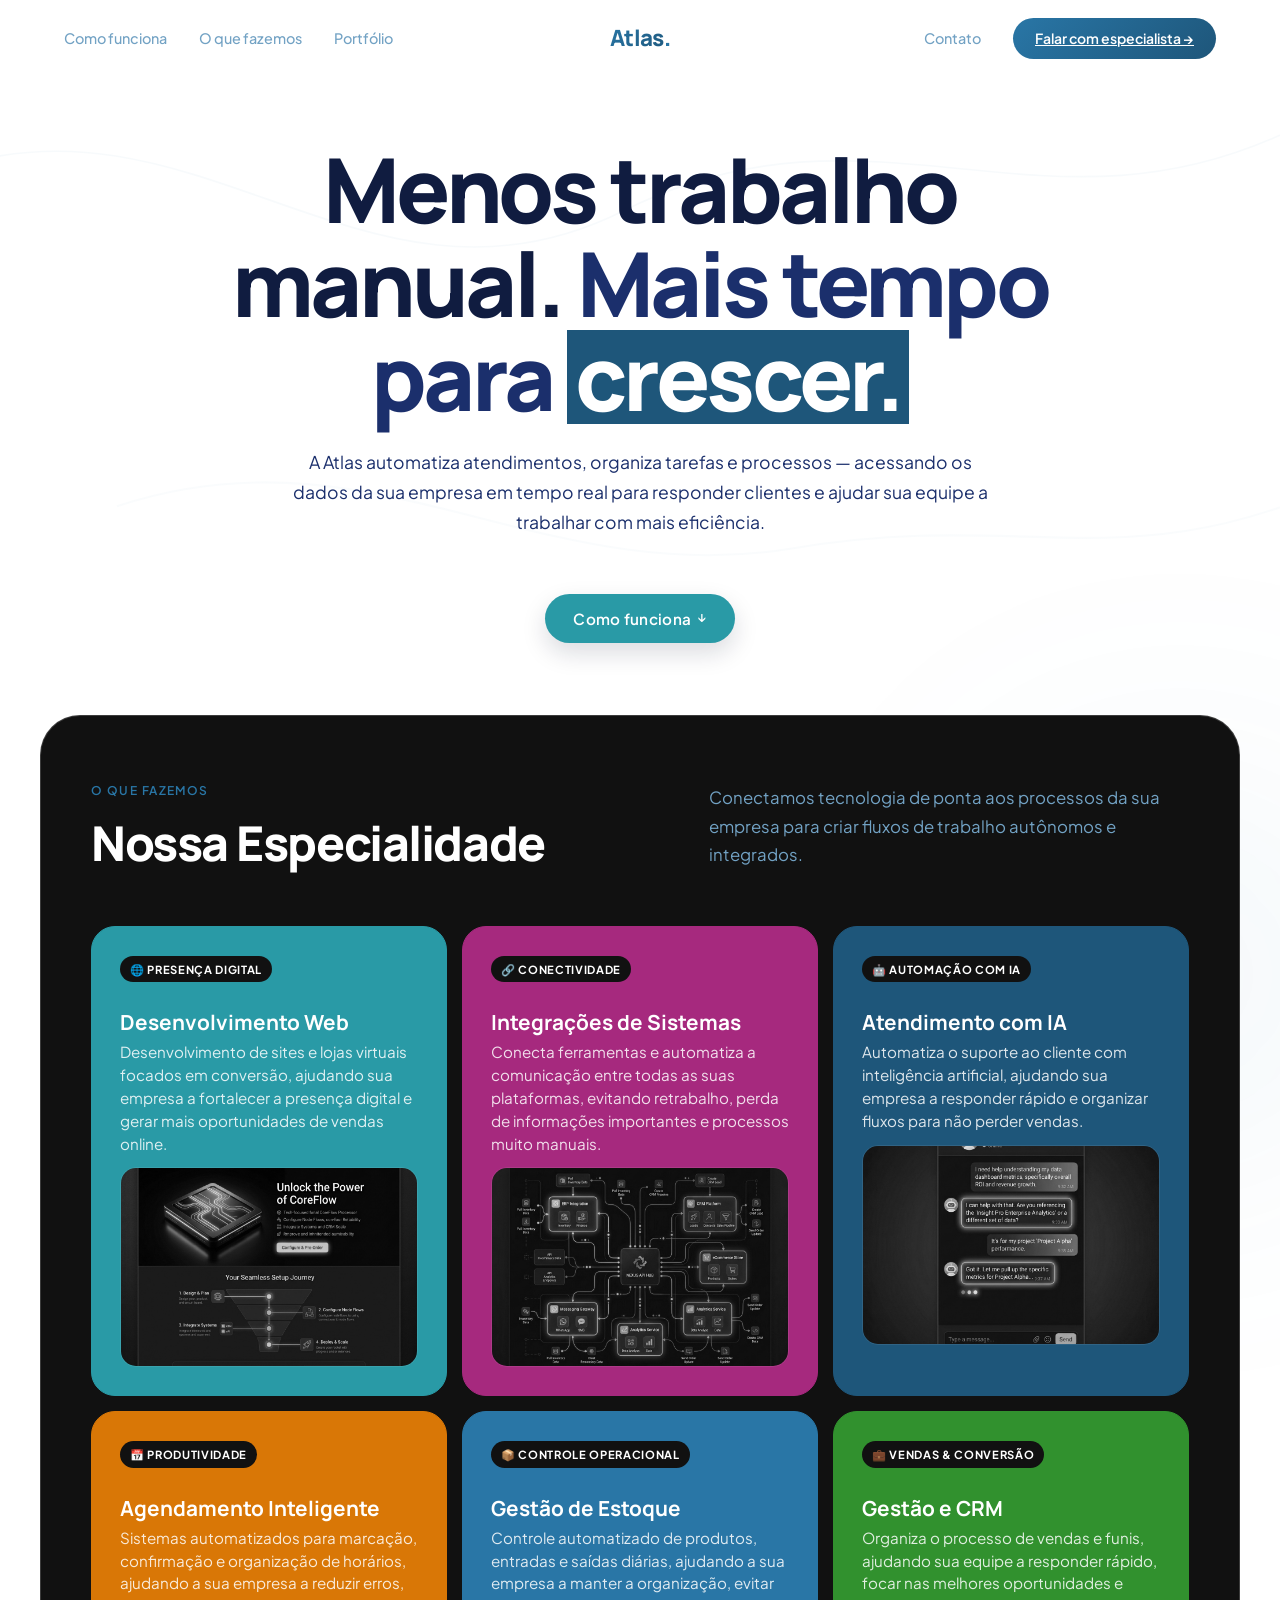
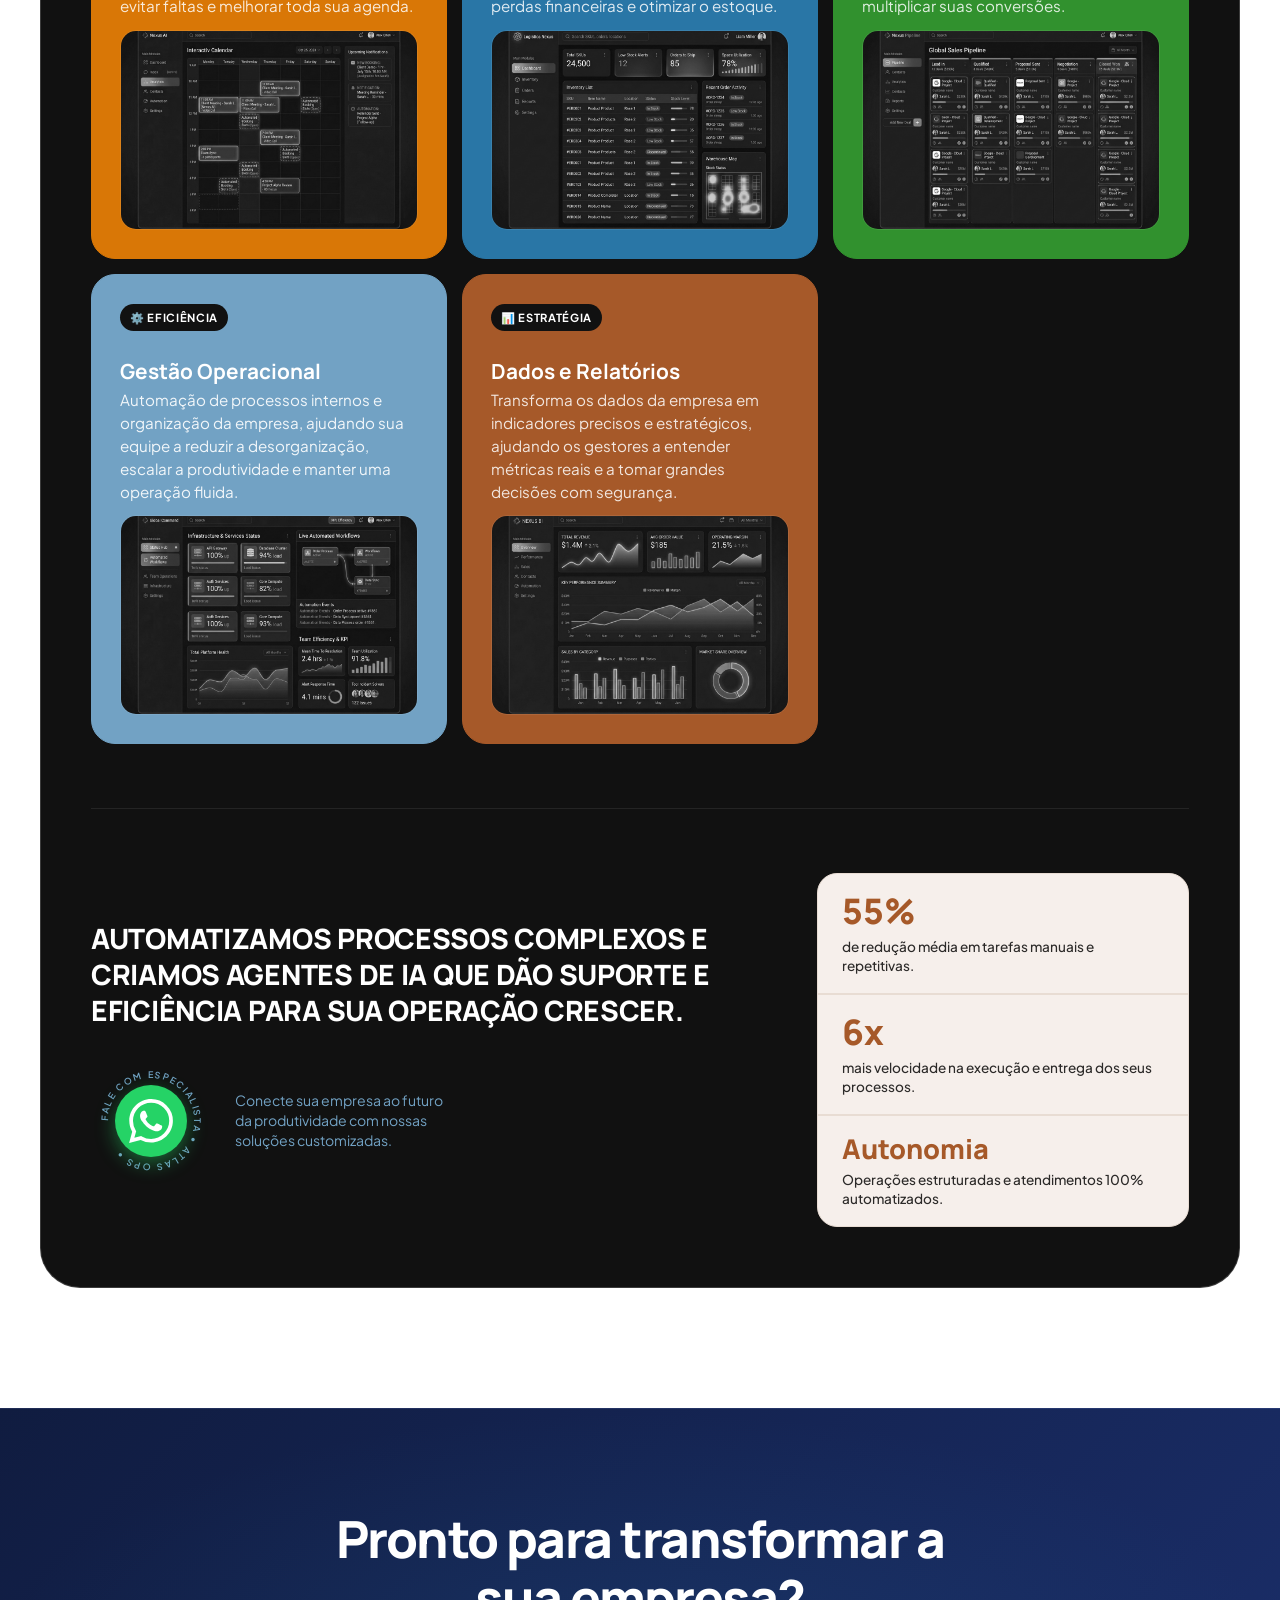
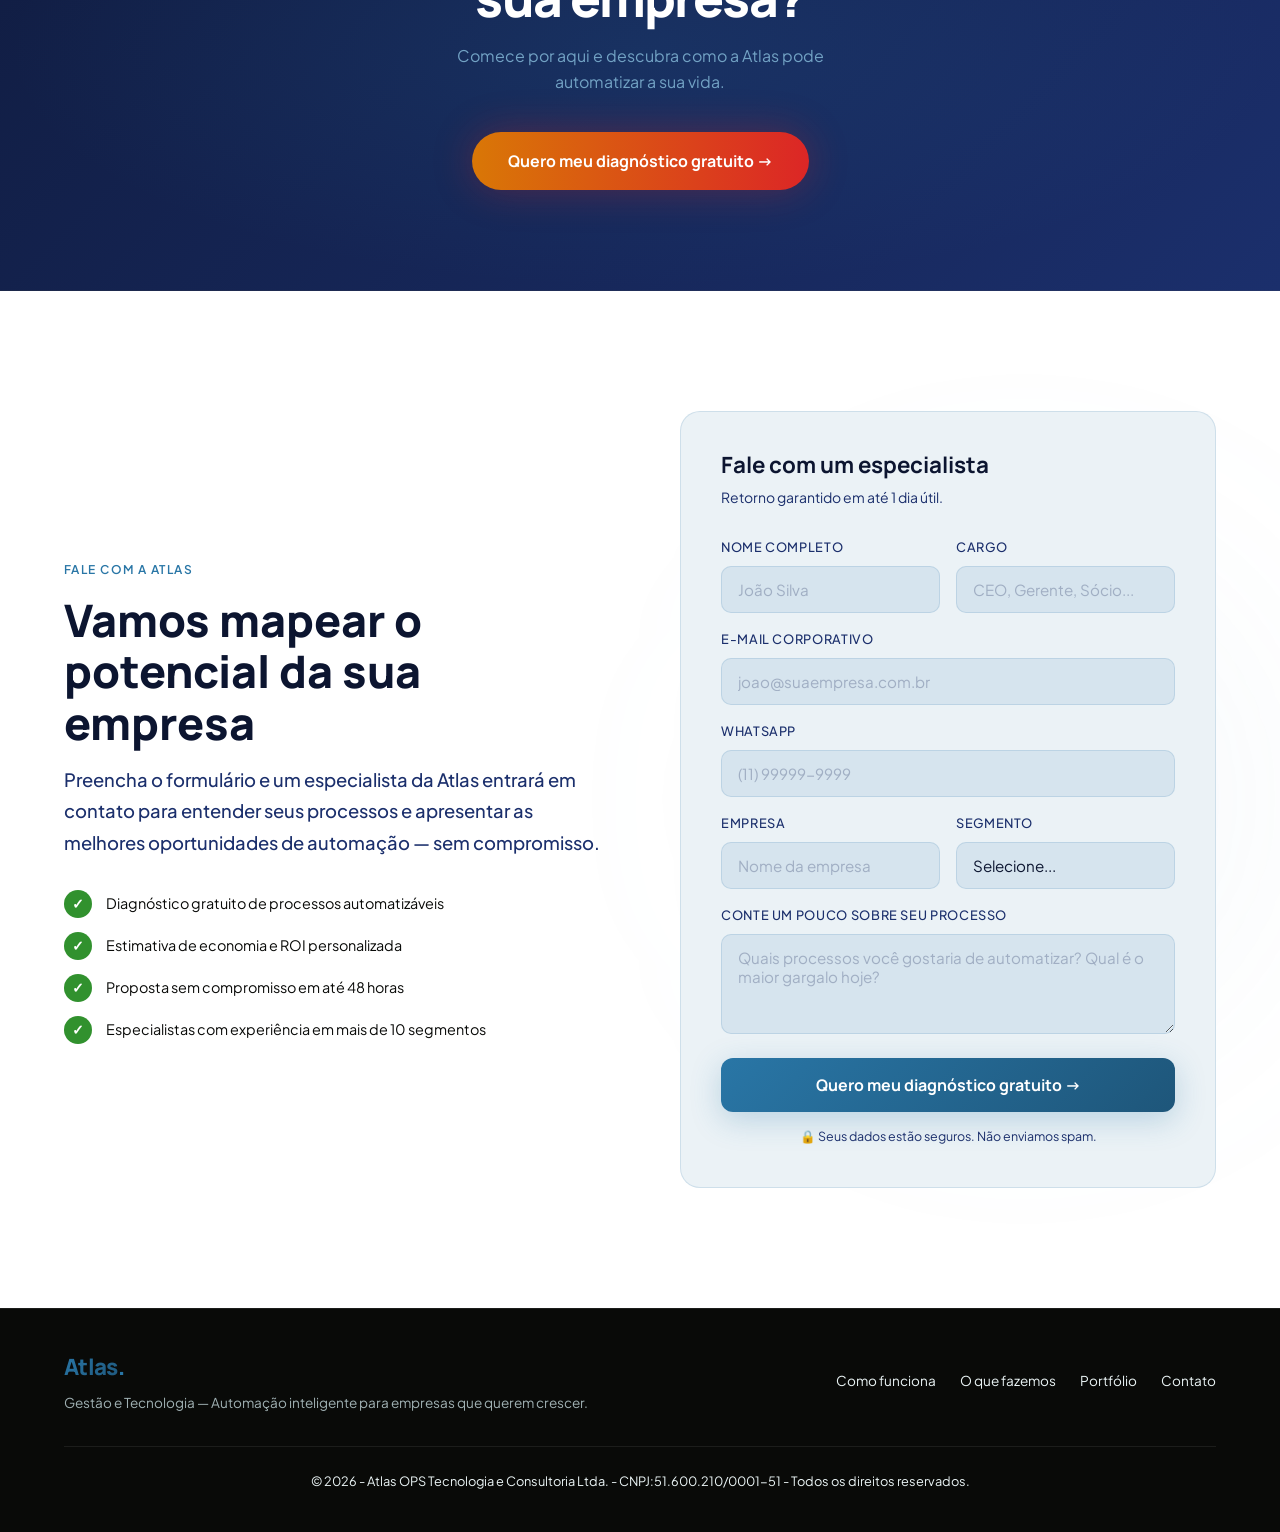
<file: home.html>
﻿<!DOCTYPE html>
<html lang="pt-BR">

<head>
  <meta charset="UTF-8">
  <meta name="viewport" content="width=device-width, initial-scale=1.0">
  <title>Atlas – Gestão e Tecnologia | Automação de Processos & Agentes de IA</title>
  <link rel="preconnect" href="https://fonts.googleapis.com">
  <link
    href="https://fonts.googleapis.com/css2?family=Manrope:wght@400;600;700;800&family=Plus+Jakarta+Sans:wght@300;400;500;600&display=swap"
    rel="stylesheet">
  <style>
    :root {
      --bg: #090A08;
      --surface: #101C40;
      --surface2: #1B2F6C;
      --border: rgba(255, 255, 255, 0.08);
      --accent: #2976A6;
      --accent2: #1E567A;
      --accent3: #0C1530;
      --text: #F2F2F2;
      --muted: #72A2C4;
      --white: #FFFFFF;
      --radius: 16px;
      --grad: linear-gradient(135deg, #2976A6 0%, #1E567A 100%);
    }

    /* ── TEMAS DE SEÇÃO ── */
    .theme-light {
      --bg: #FFFFFF;
      --surface: #EBF2F6; /* Steel Ice */
      --surface2: #D6E4EE; /* Steel Mist */
      --border: rgba(41, 118, 166, 0.15); /* Steel Blue tint */
      --text: #090A08; /* Rich Black */
      --muted: #1B2F6C; /* Navy Warm */
      --accent: #2976A6; /* Steel Blue */
      background: var(--bg);
      color: var(--text);
    }

    .theme-dark {
      --bg: #090A08;
      --surface: #101C40;
      --surface2: #1B2F6C;
      --border: rgba(255, 255, 255, 0.08);
      --text: #F2F2F2;
      --muted: #72A2C4;
      --accent: #2976A6;
      background: var(--bg);
      color: var(--text);
    }

    *,
    *::before,
    *::after {
      box-sizing: border-box;
      margin: 0;
      padding: 0;
    }

    html {
      scroll-behavior: smooth;
    }

    body {
      color: var(--text);
      font-family: 'Plus Jakarta Sans', sans-serif;
      font-size: 16px;
      line-height: 1.65;
      overflow-x: hidden;
      background: var(--bg);
    }

    /* ── NOISE OVERLAY ── */
    body::before {
      content: '';
      position: fixed;
      inset: 0;
      background-image: url("data:image/svg+xml,%3Csvg viewBox='0 0 200 200' xmlns='http://www.w3.org/2000/svg'%3E%3Cfilter id='n'%3E%3CfeTurbulence type='fractalNoise' baseFrequency='0.9' numOctaves='4' stitchTiles='stitch'/%3E%3C/filter%3E%3Crect width='100%25' height='100%25' filter='url(%23n)' opacity='0.04'/%3E%3C/svg%3E");
      pointer-events: none;
      z-index: 0;
      opacity: 0.4;
    }

    h1,
    h2,
    h3,
    h4 {
      font-family: 'Manrope', sans-serif;
      line-height: 1.15;
    }

    .container {
      max-width: 1200px;
      margin: 0 auto;
      padding: 0 24px;
    }

    /* ── GLOW BLOB ── */
    .blob {
      position: absolute;
      border-radius: 50%;
      filter: blur(120px);
      pointer-events: none;
      z-index: 0;
    }

    /* ── NAV ── */
    nav {
      position: fixed;
      top: 0;
      left: 0;
      right: 0;
      z-index: 100;
      padding: 18px 0;
      border-bottom: 1px solid transparent;
      transition: background 0.4s, border-color 0.4s, backdrop-filter 0.4s;
    }

    nav.scrolled {
      background: rgba(255, 255, 255, 0.85);
      backdrop-filter: blur(24px);
      border-color: rgba(9, 10, 8, 0.06);
    }
    
    nav.scrolled .nav-left a,
    nav.scrolled .nav-faq {
      color: #475569;
    }
    
    nav.scrolled .nav-left a:hover,
    nav.scrolled .nav-faq:hover {
      color: #090A08;
    }
    
    nav.scrolled .hamburger {
      color: #090A08;
      border-color: rgba(9, 10, 8, 0.12);
    }
    
    body.dark-nav nav.scrolled {
      background: rgba(9, 10, 8, 0.85);
      border-color: var(--border);
    }
    
    body.dark-nav nav.scrolled .nav-left a,
    body.dark-nav nav.scrolled .nav-faq {
      color: var(--muted);
    }
    
    body.dark-nav nav.scrolled .nav-left a:hover,
    body.dark-nav nav.scrolled .nav-faq:hover {
      color: var(--white);
    }
    
    body.dark-nav nav.scrolled .hamburger {
      color: var(--text);
      border-color: var(--border);
    }

    nav .inner {
      display: grid;
      grid-template-columns: 1fr auto 1fr;
      align-items: center;
      max-width: 1200px;
      margin: 0 auto;
      padding: 0 24px;
    }

    .nav-left {
      display: flex;
      gap: 32px;
    }

    .nav-left a {
      color: var(--muted);
      text-decoration: none;
      font-size: 0.9rem;
      font-weight: 500;
      transition: color 0.2s;
    }

    .nav-left a:hover {
      color: var(--text);
    }

    .logo {
      font-family: 'Manrope', sans-serif;
      font-weight: 800;
      font-size: 1.4rem;
      letter-spacing: -0.03em;
      background: var(--grad);
      -webkit-background-clip: text;
      -webkit-text-fill-color: transparent;
      background-clip: text;
      text-decoration: none;
      text-align: center;
    }

    .logo span {
      -webkit-text-fill-color: var(--accent);
    }

    .nav-right {
      display: flex;
      align-items: center;
      justify-content: flex-end;
      gap: 32px;
    }

    .nav-faq {
      color: var(--muted);
      text-decoration: none;
      font-size: 0.9rem;
      font-weight: 500;
      transition: color 0.2s;
    }

    .nav-faq:hover {
      color: var(--text);
    }

    .nav-links {
      display: flex;
      gap: 32px;
      list-style: none;
    }

    .nav-links a {
      color: var(--muted);
      text-decoration: none;
      font-size: 0.9rem;
      font-weight: 500;
      transition: color 0.2s;
    }

    .nav-links a:hover {
      color: var(--white);
    }

    .nav-cta {
      background: var(--grad);
      color: var(--white) !important;
      padding: 9px 22px;
      border-radius: 100px;
      font-weight: 600 !important;
      font-size: 0.875rem !important;
      transition: opacity 0.2s, transform 0.2s !important;
    }

    .nav-cta:hover {
      opacity: 0.85;
      transform: translateY(-1px);
    }

    /* ── HERO ── */
    .hero {
      position: relative;
      min-height: 100vh;
      display: flex;
      align-items: center;
      justify-content: center;
      text-align: center;
      padding: 140px 24px 100px;
      overflow: hidden;
    }

    .hero .blob-1 {
      width: 700px;
      height: 700px;
      background: radial-gradient(circle, rgba(41, 118, 166, 0.10) 0%, transparent 70%);
      top: -100px;
      left: 50%;
      transform: translateX(-50%);
    }

    .hero .blob-2 {
      width: 400px;
      height: 400px;
      background: radial-gradient(circle, rgba(30, 86, 122, 0.08) 0%, transparent 70%);
      bottom: 0;
      right: -100px;
    }

    .hero-badge {
      display: inline-flex;
      align-items: center;
      gap: 8px;
      background: rgba(41, 118, 166, 0.07);
      border: 1px solid rgba(41, 118, 166, 0.2);
      border-radius: 100px;
      padding: 7px 18px;
      font-size: 0.8rem;
      font-weight: 500;
      color: var(--accent);
      margin-bottom: 28px;
      letter-spacing: 0.04em;
      text-transform: uppercase;
    }

    .hero-badge::before {
      content: '';
      width: 6px;
      height: 6px;
      background: var(--accent);
      border-radius: 50%;
      animation: pulse 2s infinite;
    }

    @keyframes pulse {

      0%,
      100% {
        opacity: 1;
        transform: scale(1);
      }

      50% {
        opacity: 0.4;
        transform: scale(1.5);
      }
    }

    .hero h1 {
      font-size: clamp(2.8rem, 6vw, 5.2rem);
      font-weight: 800;
      letter-spacing: -0.04em;
      max-width: 900px;
      margin: 0 auto 24px;
      color: var(--text);
    }

    .hero h1 .grad {
      background: var(--grad);
      -webkit-background-clip: text;
      -webkit-text-fill-color: transparent;
      background-clip: text;
    }

    .hero p {
      font-size: 1.15rem;
      color: var(--muted);
      max-width: 600px;
      margin: 0 auto 40px;
      line-height: 1.7;
    }

    .btn-group {
      display: flex;
      gap: 16px;
      justify-content: center;
      flex-wrap: wrap;
    }

    .btn-primary {
      display: inline-flex;
      align-items: center;
      gap: 10px;
      background: var(--grad);
      color: var(--white);
      padding: 16px 36px;
      border-radius: 100px;
      font-family: 'Manrope', sans-serif;
      font-weight: 700;
      font-size: 1rem;
      text-decoration: none;
      border: none;
      cursor: pointer;
      transition: opacity 0.2s, transform 0.2s, box-shadow 0.2s;
      box-shadow: 0 0 40px rgba(41, 118, 166, 0.3);
    }

    .btn-primary:hover {
      opacity: 0.9;
      transform: translateY(-2px);
      box-shadow: 0 0 60px rgba(41, 118, 166, 0.45);
    }

    .btn-secondary {
      display: inline-flex;
      align-items: center;
      gap: 10px;
      background: transparent;
      color: var(--text);
      padding: 15px 32px;
      border-radius: 100px;
      font-family: 'Manrope', sans-serif;
      font-weight: 600;
      font-size: 1rem;
      text-decoration: none;
      border: 1px solid var(--border);
      cursor: pointer;
      transition: background 0.2s, border-color 0.2s;
    }

    .btn-secondary:hover {
      background: var(--surface);
      border-color: rgba(255, 255, 255, 0.15);
    }

    .hero-grid {
      margin-top: 80px;
      display: grid;
      grid-template-columns: repeat(3, 1fr);
      gap: 1px;
      background: var(--border);
      border: 1px solid var(--border);
      border-radius: 20px;
      overflow: hidden;
      position: relative;
      z-index: 1;
    }

    .hero-stat {
      background: var(--surface);
      padding: 28px 24px;
      text-align: center;
      transition: background 0.2s;
    }

    .hero-stat:hover {
      background: var(--surface2);
    }

    .hero-stat .num {
      font-family: 'Manrope', sans-serif;
      font-size: 2.2rem;
      font-weight: 800;
      background: var(--grad);
      -webkit-background-clip: text;
      -webkit-text-fill-color: transparent;
      background-clip: text;
    }

    .hero-stat .label {
      font-size: 0.85rem;
      color: var(--muted);
      margin-top: 4px;
    }

    /* ── SECTION COMMON ── */
    section {
      position: relative;
    }

    .section-label {
      display: inline-block;
      font-size: 0.75rem;
      font-weight: 600;
      letter-spacing: 0.12em;
      text-transform: uppercase;
      color: var(--accent);
      margin-bottom: 14px;
    }

    .section-title {
      font-size: clamp(2rem, 4vw, 3rem);
      font-weight: 800;
      letter-spacing: -0.03em;
      color: var(--white);
      margin-bottom: 16px;
    }

    .section-sub {
      font-size: 1.05rem;
      color: var(--muted);
      max-width: 560px;
      line-height: 1.7;
    }

    /* ── WHY AUTOMATE ── */
    .why {
      padding: 120px 0;
      overflow: hidden;
      background: linear-gradient(180deg, #090A08 0%, #0d1225 50%, #090A08 100%);
      border-top: 1px solid rgba(255, 255, 255, 0.03);
      border-bottom: 1px solid rgba(255, 255, 255, 0.03);
    }

    .why .blob-y {
      width: 600px;
      height: 600px;
      background: radial-gradient(circle, rgba(30, 86, 122, 0.08) 0%, transparent 70%);
      top: 0;
      right: -200px;
    }

    .why-layout {
      display: grid;
      grid-template-columns: 1fr 1fr;
      gap: 80px;
      align-items: center;
      position: relative;
      z-index: 1;
    }

    .why-cards {
      display: grid;
      gap: 16px;
    }

    .why-card {
      background: var(--surface);
      border: 1px solid var(--border);
      border-radius: var(--radius);
      padding: 24px;
      display: flex;
      gap: 18px;
      align-items: flex-start;
      transition: border-color 0.2s, transform 0.2s;
    }

    .why-card:hover {
      border-color: rgba(41, 118, 166, 0.2);
      transform: translateX(4px);
    }

    .why-icon {
      width: 44px;
      height: 44px;
      border-radius: 12px;
      background: var(--grad);
      display: flex;
      align-items: center;
      justify-content: center;
      font-size: 1.2rem;
      flex-shrink: 0;
    }

    .why-card h4 {
      font-size: 1rem;
      font-weight: 700;
      color: var(--white);
      margin-bottom: 6px;
    }

    .why-card p {
      font-size: 0.875rem;
      color: var(--muted);
    }

    /* ── SEGMENTS ── */
    .segments {
      padding: 120px 0;
      background: radial-gradient(ellipse at 50% 50%, rgba(41, 118, 166, 0.06) 0%, #090A08 80%);
      border-bottom: 1px solid rgba(255, 255, 255, 0.03);
    }

    .segments-header {
      text-align: center;
      margin-bottom: 56px;
    }

    .segments-header .section-sub {
      margin: 0 auto;
    }

    .seg-tabs {
      display: flex;
      gap: 8px;
      flex-wrap: wrap;
      justify-content: center;
      margin-bottom: 40px;
    }

    .seg-tab {
      display: flex;
      align-items: center;
      gap: 8px;
      background: var(--surface);
      border: 1px solid var(--border);
      border-radius: 100px;
      padding: 10px 20px;
      font-size: 0.875rem;
      font-weight: 500;
      color: var(--muted);
      cursor: pointer;
      transition: all 0.2s;
    }

    .seg-tab:hover,
    .seg-tab.active {
      background: rgba(41, 118, 166, 0.10);
      border-color: rgba(41, 118, 166, 0.35);
      color: var(--white);
    }

    .seg-tab.active {
      box-shadow: 0 0 20px rgba(41, 118, 166, 0.2);
    }

    .seg-content {
      display: none;
      animation: fadeIn 0.35s ease;
    }

    .seg-content.active {
      display: grid;
      grid-template-columns: 1fr 1fr;
      gap: 24px;
    }

    @keyframes fadeIn {
      from {
        opacity: 0;
        transform: translateY(8px);
      }

      to {
        opacity: 1;
        transform: translateY(0);
      }
    }

    .seg-panel {
      background: var(--surface);
      border: 1px solid var(--border);
      border-radius: var(--radius);
      padding: 32px;
    }

    .seg-panel h3 {
      font-size: 1.3rem;
      color: var(--white);
      margin-bottom: 8px;
    }

    .seg-panel p {
      color: var(--muted);
      font-size: 0.9rem;
      margin-bottom: 20px;
    }

    .seg-examples {
      display: flex;
      flex-direction: column;
      gap: 10px;
    }

    .seg-example {
      display: flex;
      align-items: center;
      gap: 12px;
      background: var(--surface2);
      border: 1px solid var(--border);
      border-radius: 10px;
      padding: 12px 16px;
      font-size: 0.875rem;
      color: var(--text);
      transition: border-color 0.2s;
    }

    .seg-example:hover {
      border-color: rgba(41, 118, 166, 0.2);
    }

    .seg-example .dot {
      width: 8px;
      height: 8px;
      background: var(--grad);
      border-radius: 50%;
      flex-shrink: 0;
    }

    .seg-img {
      background: var(--surface);
      border: 1px solid var(--border);
      border-radius: var(--radius);
      padding: 32px;
      display: flex;
      flex-direction: column;
      justify-content: center;
      align-items: center;
      text-align: center;
      min-height: 300px;
      position: relative;
      overflow: hidden;
    }

    .seg-img .big-icon {
      font-size: 5rem;
      margin-bottom: 20px;
      filter: drop-shadow(0 0 30px rgba(41, 118, 166, 0.3));
    }

    .seg-img p {
      color: var(--muted);
      font-size: 0.9rem;
      max-width: 260px;
    }

    .seg-img::before {
      content: '';
      position: absolute;
      inset: 0;
      background: radial-gradient(circle at 50% 40%, rgba(30, 86, 122, 0.08) 0%, transparent 70%);
    }

    /* ── RESULTS ── */
    .results {
      padding: 120px 0;
      background: linear-gradient(135deg, #070c1a 0%, #101c40 100%);
      border-top: 1px solid rgba(255, 255, 255, 0.05);
      border-bottom: 1px solid rgba(255, 255, 255, 0.05);
      position: relative;
      overflow: hidden;
    }
    .results::before {
      content: '';
      position: absolute;
      width: 600px;
      height: 600px;
      background: radial-gradient(circle, rgba(114, 162, 196, 0.08) 0%, transparent 70%);
      top: 50%;
      left: 20%;
      transform: translate(-50%, -50%);
      pointer-events: none;
      filter: blur(100px);
    }

    .results-header {
      text-align: center;
      margin-bottom: 64px;
    }

    .results-header .section-sub {
      margin: 0 auto;
    }

    .results-grid {
      display: grid;
      grid-template-columns: repeat(4, 1fr);
      gap: 1px;
      background: var(--border);
      border: 1px solid var(--border);
      border-radius: 20px;
      overflow: hidden;
      margin-bottom: 48px;
    }

    .result-card {
      background: rgba(255, 255, 255, 0.03);
      backdrop-filter: blur(10px);
      -webkit-backdrop-filter: blur(10px);
      padding: 36px 24px;
      text-align: center;
      position: relative;
      overflow: hidden;
      transition: all 0.3s cubic-bezier(0.16, 1, 0.3, 1);
      border: 1px solid rgba(255, 255, 255, 0.04);
    }

    .result-card:hover {
      background: rgba(255, 255, 255, 0.06);
      border-color: rgba(41, 118, 166, 0.3);
      transform: translateY(-2px);
    }

    .result-card::before {
      content: '';
      position: absolute;
      top: 0;
      left: 50%;
      transform: translateX(-50%);
      width: 60%;
      height: 2px;
      background: var(--grad);
      border-radius: 0 0 8px 8px;
    }

    .result-card .number {
      font-family: 'Manrope', sans-serif;
      font-size: 3rem;
      font-weight: 800;
      background: var(--grad);
      -webkit-background-clip: text;
      -webkit-text-fill-color: transparent;
      background-clip: text;
      line-height: 1;
      margin-bottom: 10px;
    }

    .result-card .desc {
      font-size: 0.875rem;
      color: var(--muted);
      line-height: 1.5;
    }

    .result-card .source {
      font-size: 0.72rem;
      color: rgba(107, 122, 153, 0.6);
      margin-top: 8px;
      font-style: italic;
    }

    .results-quote {
      background: var(--surface);
      border: 1px solid var(--border);
      border-left: 3px solid var(--accent2);
      border-radius: var(--radius);
      padding: 28px 32px;
      font-size: 1rem;
      color: var(--muted);
      line-height: 1.7;
      position: relative;
    }

    .results-quote::before {
      content: '"';
      font-size: 4rem;
      font-family: 'Manrope', sans-serif;
      color: var(--accent2);
      opacity: 0.3;
      position: absolute;
      top: 8px;
      left: 20px;
      line-height: 1;
    }

    /* ── OFFER ── */
    .offer {
      padding: 120px 0;
      overflow: hidden;
    }

    .offer .blob-o {
      width: 700px;
      height: 700px;
      background: radial-gradient(circle, rgba(41, 118, 166, 0.07) 0%, transparent 70%);
      bottom: -100px;
      left: -200px;
    }

    .offer-header {
      text-align: center;
      margin-bottom: 64px;
      position: relative;
      z-index: 1;
    }

    .offer-header .section-sub {
      margin: 0 auto;
    }

    .offer-grid {
      display: grid;
      grid-template-columns: repeat(3, 1fr);
      gap: 24px;
      position: relative;
      z-index: 1;
    }

    .offer-card {
      background: var(--surface);
      border: 1px solid var(--border);
      border-radius: var(--radius);
      padding: 32px;
      transition: border-color 0.3s, transform 0.3s, box-shadow 0.3s;
      position: relative;
      overflow: hidden;
    }

    .offer-card::after {
      content: '';
      position: absolute;
      inset: 0;
      background: var(--grad);
      opacity: 0;
      transition: opacity 0.3s;
      z-index: 0;
    }

    .offer-card:hover {
      border-color: rgba(41, 118, 166, 0.35);
      transform: translateY(-4px);
      box-shadow: 0 20px 60px rgba(0, 0, 0, 0.4), 0 0 40px rgba(41, 118, 166, 0.10);
    }

    .offer-card:hover::after {
      opacity: 0.04;
    }

    .offer-card>* {
      position: relative;
      z-index: 1;
    }

    .offer-number {
      font-family: 'Manrope', sans-serif;
      font-size: 0.75rem;
      font-weight: 700;
      letter-spacing: 0.1em;
      color: var(--accent);
      margin-bottom: 14px;
    }

    .offer-card h3 {
      font-size: 1.2rem;
      color: var(--white);
      margin-bottom: 12px;
    }

    .offer-card p {
      font-size: 0.875rem;
      color: var(--muted);
      line-height: 1.65;
    }

    .offer-card .offer-icon {
      font-size: 2rem;
      margin-bottom: 18px;
      display: block;
    }

    /* ── SERVICES ── */
    .services {
      padding: 120px 0;
    }

    .services-header {
      text-align: center;
      margin-bottom: 64px;
    }

    .services-header .section-sub {
      margin: 0 auto;
    }

    .services-list {
      display: grid;
      gap: 2px;
    }

    .service-row {
      display: grid;
      grid-template-columns: 80px 1fr auto;
      gap: 24px;
      align-items: center;
      background: var(--surface);
      border: 1px solid var(--border);
      border-radius: 14px;
      padding: 24px 32px;
      cursor: pointer;
      transition: all 0.2s;
      margin-bottom: 12px;
    }

    .service-row:hover {
      border-color: rgba(41, 118, 166, 0.2);
      background: var(--surface2);
      transform: scale(1.005);
    }

    .service-num {
      font-family: 'Manrope', sans-serif;
      font-size: 2rem;
      font-weight: 800;
      background: var(--grad);
      -webkit-background-clip: text;
      -webkit-text-fill-color: transparent;
      background-clip: text;
      opacity: 0.5;
    }

    .service-info h3 {
      font-size: 1.1rem;
      color: var(--white);
      margin-bottom: 4px;
    }

    .service-info p {
      font-size: 0.875rem;
      color: var(--muted);
    }

    .service-tags {
      display: flex;
      gap: 8px;
      flex-wrap: wrap;
      justify-content: flex-end;
    }

    .tag {
      background: rgba(41, 118, 166, 0.08);
      border: 1px solid rgba(41, 118, 166, 0.2);
      border-radius: 100px;
      padding: 4px 12px;
      font-size: 0.75rem;
      color: var(--accent);
      white-space: nowrap;
    }

    /* ── CTA SECTION ── */
    .cta-strip {
      padding: 100px 0;
      text-align: center;
      position: relative;
      overflow: hidden;
      background: linear-gradient(135deg, #101C40 0%, #1B2F6C 100%);
      border-top: 1px solid rgba(255, 255, 255, 0.05);
      border-bottom: 1px solid rgba(255, 255, 255, 0.05);
    }

    .cta-strip::before {
      content: '';
      position: absolute;
      inset: 0;
      background: radial-gradient(ellipse at 50% 50%, rgba(41, 118, 166, 0.15) 0%, transparent 70%);
      pointer-events: none;
    }

    .cta-strip h2 {
      font-size: clamp(2rem, 4vw, 3.2rem);
      color: var(--white);
      max-width: 700px;
      margin: 0 auto 16px;
      position: relative;
    }

    .cta-strip p {
      color: var(--muted);
      max-width: 500px;
      margin: 0 auto 36px;
      position: relative;
    }

    .cta-strip .btn-primary {
      background: linear-gradient(90deg, #D97706 0%, #DC2626 100%);
      box-shadow: 0 0 40px rgba(220, 38, 38, 0.3);
      position: relative;
      z-index: 2;
    }
    .cta-strip .btn-primary:hover {
      box-shadow: 0 0 60px rgba(220, 38, 38, 0.5);
    }

    /* ── FORM ── */
    .form-section {
      padding: 120px 0;
      background: linear-gradient(180deg, transparent, rgba(41, 118, 166, 0.04) 50%, transparent);
      position: relative;
      overflow: hidden;
    }

    .form-section .blob-f {
      position: absolute;
      width: 600px;
      height: 600px;
      background: radial-gradient(circle, rgba(114, 162, 196, 0.12) 0%, transparent 70%);
      top: 50%;
      left: 80%;
      transform: translate(-50%, -50%);
      pointer-events: none;
      z-index: 0;
      filter: blur(120px);
    }

    .form-wrapper {
      display: grid;
      grid-template-columns: 1fr 1fr;
      gap: 80px;
      align-items: center;
    }

    .form-info h2 {
      font-size: 2.8rem;
      font-weight: 800;
      line-height: 1.15;
      color: #0C1530;
      margin-bottom: 16px;
    }

    .form-info p {
      font-size: 1.15rem;
      font-weight: 500;
      color: var(--muted);
      line-height: 1.7;
      margin-bottom: 32px;
    }

    .form-perks {
      display: flex;
      flex-direction: column;
      gap: 14px;
    }

    .perk {
      display: flex;
      align-items: center;
      gap: 14px;
      font-size: 0.9rem;
      color: var(--text);
    }

    .perk-check {
      width: 28px;
      height: 28px;
      background: #31912E;
      border: none;
      border-radius: 50%;
      display: flex;
      align-items: center;
      justify-content: center;
      flex-shrink: 0;
      font-size: 0.9rem;
      font-weight: 900;
      color: #ffffff;
    }

    .form-card {
      background: var(--surface);
      border: 1px solid var(--border);
      border-radius: 20px;
      padding: 40px;
    }

    .form-card h3 {
      font-size: 1.4rem;
      color: #0C1530;
      margin-bottom: 8px;
    }

    .form-card .sub {
      font-size: 0.875rem;
      color: var(--muted);
      margin-bottom: 28px;
    }

    .field-group {
      display: flex;
      flex-direction: column;
      gap: 16px;
    }

    .field {
      display: flex;
      flex-direction: column;
      gap: 8px;
    }

    .field label {
      font-size: 0.8rem;
      font-weight: 500;
      color: var(--muted);
      letter-spacing: 0.05em;
      text-transform: uppercase;
    }

    .field input,
    .field select,
    .field textarea {
      background: var(--surface2);
      border: 1px solid var(--border);
      border-radius: 10px;
      padding: 13px 16px;
      color: #0C1530;
      font-family: 'Plus Jakarta Sans', sans-serif;
      font-size: 0.95rem;
      outline: none;
      transition: border-color 0.2s, box-shadow 0.2s;
      width: 100%;
      -webkit-appearance: none;
    }

    .field input::placeholder,
    .field textarea::placeholder {
      color: rgba(107, 122, 153, 0.5);
    }

    .field input:focus,
    .field select:focus,
    .field textarea:focus {
      border-color: rgba(41, 118, 166, 0.3);
      box-shadow: 0 0 0 3px rgba(41, 118, 166, 0.07);
    }

    .field select option {
      background: var(--surface);
    }

    .field textarea {
      resize: vertical;
      min-height: 100px;
    }

    .form-row {
      display: grid;
      grid-template-columns: 1fr 1fr;
      gap: 16px;
    }

    .form-submit {
      margin-top: 24px;
      width: 100%;
      background: var(--grad);
      color: var(--white);
      border: none;
      padding: 16px;
      border-radius: 12px;
      font-family: 'Manrope', sans-serif;
      font-weight: 700;
      font-size: 1rem;
      cursor: pointer;
      transition: opacity 0.2s, transform 0.2s, box-shadow 0.2s;
      box-shadow: 0 8px 30px rgba(41, 118, 166, 0.25);
    }

    .form-submit:hover {
      opacity: 0.9;
      transform: translateY(-2px);
      box-shadow: 0 12px 40px rgba(41, 118, 166, 0.4);
    }

    .form-note {
      text-align: center;
      font-size: 0.78rem;
      color: var(--muted);
      margin-top: 14px;
    }

    /* ── FOOTER ── */
    footer {
      border-top: 1px solid var(--border);
      padding: 40px 0;
    }

    .footer-inner {
      display: flex;
      align-items: center;
      justify-content: space-between;
      flex-wrap: wrap;
      gap: 20px;
    }

    .footer-left p {
      font-size: 0.85rem;
      color: #EBF5F6;
      margin-top: 6px;
    }

    .footer-right {
      display: flex;
      gap: 24px;
    }

    .footer-right a {
      font-size: 0.85rem;
      color: #EBF5F6;
      text-decoration: none;
      transition: color 0.2s;
    }

    .footer-right a:hover {
      color: var(--white);
    }

    /* ── SCROLL REVEAL ── */
    .reveal {
      opacity: 0;
      transform: translateY(30px);
      transition: opacity 0.7s ease, transform 0.7s ease;
    }

    .reveal.visible {
      opacity: 1;
      transform: translateY(0);
    }

    /* ── COMPONENTES DO TEMPLATE ── */
    /* Hero Layout Grid */
    .hero-main-img-wrap {
      width: 100%;
      max-width: 540px;
      border-radius: 24px;
      overflow: hidden;
      box-shadow: 0 20px 50px rgba(9, 10, 8, 0.08);
      border: 1px solid rgba(9, 10, 8, 0.06);
    }
    
    .hero-main-img {
      width: 100%;
      height: auto;
      display: block;
    }
    
    .hero-grid-split {
      display: grid;
      grid-template-columns: 1.1fr 1.3fr;
      gap: 60px;
      align-items: center;
      width: 100%;
      margin-top: 48px;
      text-align: left;
    }
    
    .expert-bio {
      display: flex;
      gap: 20px;
      align-items: flex-start;
      background: rgba(9, 10, 8, 0.03);
      border: 1px solid rgba(9, 10, 8, 0.05);
      padding: 24px;
      border-radius: 20px;
    }
    
    .expert-avatar {
      width: 56px;
      height: 56px;
      border-radius: 50%;
      object-fit: cover;
    }
    
    .expert-info {
      display: flex;
      flex-direction: column;
      gap: 8px;
    }
    
    .expert-quote {
      font-size: 0.9rem;
      color: #374151;
      line-height: 1.5;
      font-style: italic;
    }
    
    .expert-name {
      font-size: 0.75rem;
      font-weight: 700;
      color: var(--accent);
      text-transform: uppercase;
      letter-spacing: 0.05em;
    }

    .hero-scroll-indicator {
      margin-top: 48px;
    }

    .scroll-down-btn {
      padding: 12px 28px;
      border-radius: 100px;
      background: #299AA6;
      color: #fff;
      display: inline-flex;
      align-items: center;
      justify-content: center;
      text-decoration: none;
      font-family: var(--font-display);
      font-weight: 600;
      font-size: 0.95rem;
      letter-spacing: 0.02em;
      box-shadow: 0 10px 25px rgba(12, 21, 48, 0.15);
      animation: bounce 2s infinite;
      transition: transform 0.2s, background 0.2s, box-shadow 0.2s;
    }

    .scroll-down-btn:hover {
      transform: translateY(-2px);
      box-shadow: 0 12px 30px rgba(41, 154, 166, 0.3);
      background: #1E7A85;
    }

    @keyframes bounce {
      0%, 20%, 50%, 80%, 100% { transform: translateY(0); }
      40% { transform: translateY(-8px); }
      60% { transform: translateY(-4px); }
    }

    .grad-logo-wrap {
      display: inline-flex;
      align-items: center;
      justify-content: center;
      gap: 12px;
      background: var(--grad);
      -webkit-background-clip: text;
      -webkit-text-fill-color: transparent;
      background-clip: text;
    }

    .grad-logo-svg {
      display: inline-block;
      width: 54px;
      height: 54px;
      color: var(--accent);
      vertical-align: middle;
      -webkit-text-fill-color: initial;
      animation: spin-logo 20s linear infinite;
    }

    @keyframes spin-logo {
      to { transform: rotate(360deg); }
    }

    /* Spec Box Container (Large rounded dark box with subtle white line border) */
    .spec-box {
      background: #111111; /* Black box simulating template */
      border-radius: 40px;
      border: 1px solid rgba(255, 255, 255, 0.18); /* Filete branco sutil mas visivel */
      padding: 60px 50px;
      box-shadow: none;
      position: relative;
      z-index: 1;
    }
    
    .spec-header {
      display: flex;
      justify-content: space-between;
      align-items: flex-end;
      flex-wrap: wrap;
      gap: 32px;
      margin-bottom: 56px;
    }

    /* Spec Metrics row nested inside spec-box */
    .spec-metrics {
      border-top: 1px solid rgba(255, 255, 255, 0.08);
      margin-top: 64px;
      padding-top: 64px;
      display: grid;
      grid-template-columns: 1.6fr 0.9fr;
      gap: 64px;
      align-items: center;
    }

    @media (max-width: 900px) {
      .spec-metrics {
        grid-template-columns: 1fr;
        gap: 40px;
        margin-top: 48px;
        padding-top: 48px;
      }
    }

    /* Bento Badges & Colors */
    .bento-badge {
      display: inline-flex;
      align-items: center;
      gap: 8px;
      padding: 6px 14px;
      border-radius: 999px;
      font-size: 0.72rem;
      font-weight: 700;
      margin-bottom: 20px;
      text-transform: uppercase;
      letter-spacing: 0.06em;
    }

    .bento-badge.badge-success {
      background: rgba(49, 145, 46, 0.12);
      border: 1px solid rgba(49, 145, 46, 0.3);
      color: #4ade80;
    }

    .bento-badge.badge-warning {
      background: rgba(166, 128, 41, 0.15);
      border: 1px solid rgba(166, 128, 41, 0.4);
      color: #fbbf24;
    }

    .bento-badge.badge-info {
      background: rgba(41, 154, 166, 0.12);
      border: 1px solid rgba(41, 154, 166, 0.35);
      color: #38bdf8;
    }

    .bento-badge.badge-featured {
      background: rgba(255, 255, 255, 0.15);
      border: 1px solid rgba(255, 255, 255, 0.35);
      color: #ffffff;
    }

    .badge-dot {
      width: 6px;
      height: 6px;
      border-radius: 50%;
      display: inline-block;
    }

    .badge-dot.dot-success {
      background: #4ade80;
      animation: pulse-green 2s infinite;
    }

    @keyframes pulse-green {
      0% {
        transform: scale(0.95);
        box-shadow: 0 0 0 0 rgba(74, 222, 128, 0.7);
      }
      70% {
        transform: scale(1);
        box-shadow: 0 0 0 6px rgba(74, 222, 128, 0);
      }
      100% {
        transform: scale(0.95);
        box-shadow: 0 0 0 0 rgba(74, 222, 128, 0);
      }
    }

    /* WhatsApp Bento Button */
    .whatsapp-bento-btn {
      display: inline-flex;
      align-items: center;
      gap: 8px;
      background: #25D366; /* WhatsApp Green */
      color: #ffffff !important;
      padding: 12px 24px;
      border-radius: 100px;
      font-family: var(--font-display);
      font-weight: 700;
      font-size: 0.82rem;
      text-transform: uppercase;
      letter-spacing: 0.05em;
      text-decoration: none;
      margin-top: 18px;
      box-shadow: 0 6px 20px rgba(37, 211, 102, 0.25);
      transition: transform 0.2s, background 0.2s, box-shadow 0.2s;
      width: fit-content;
      z-index: 5;
      position: relative;
    }

    .whatsapp-bento-btn:hover {
      background: #20ba5a;
      transform: translateY(-2px);
      box-shadow: 0 8px 25px rgba(37, 211, 102, 0.4);
    }

    .whatsapp-bento-btn svg {
      width: 16px;
      height: 16px;
      fill: currentColor;
    }

    /* Variação para o Bento Card Featured (Fundo verde do card exige botão branco para contraste) */
    .bento-card.featured .whatsapp-bento-btn {
      background: #ffffff;
      color: #31912E !important;
      box-shadow: 0 6px 20px rgba(0, 0, 0, 0.15);
    }

    .bento-card.featured .whatsapp-bento-btn:hover {
      background: #f3f4f6;
      transform: translateY(-2px);
      box-shadow: 0 8px 25px rgba(0, 0, 0, 0.2);
    }

    /* Bento Grid (Our Expertise) */
    .bento-grid {
      display: grid;
      grid-template-columns: repeat(3, 1fr);
      gap: 15px;
      margin-top: 48px;
    }

    .bento-card {
      background: var(--surface);
      border: 1px solid var(--border);
      border-radius: 24px;
      padding: 28px;
      position: relative;
      overflow: hidden;
      display: flex;
      flex-direction: column;
      justify-content: space-between;
      min-height: 420px;
      transition: all 0.4s cubic-bezier(0.16, 1, 0.3, 1);
    }

    .bento-card:hover {
      transform: translateY(-5px);
    }

    .bento-card:nth-of-type(1):hover {
      border-color: rgba(74, 222, 128, 0.4);
      box-shadow: 0 15px 35px rgba(0, 0, 0, 0.5), 0 0 30px rgba(74, 222, 128, 0.12);
    }

    .bento-card.featured {
      background: #31912E;
      color: #fff;
      border: none;
    }

    .bento-card.featured:hover {
      box-shadow: 0 20px 45px rgba(49, 145, 46, 0.45);
    }

    .bento-card:nth-of-type(3):hover {
      border-color: rgba(56, 189, 248, 0.4);
      box-shadow: 0 15px 35px rgba(0, 0, 0, 0.5), 0 0 30px rgba(56, 189, 248, 0.12);
    }

    .bento-card h3 {
      font-size: 1.6rem;
      font-weight: 700;
      line-height: 1.2;
      margin-bottom: 12px;
      color: var(--text);
    }

    .bento-card.featured h3 {
      color: #fff;
    }

    .bento-card p {
      font-size: 0.9rem;
      color: var(--muted);
      margin-bottom: 24px;
      line-height: 1.5;
    }

    .bento-card.featured p {
      color: rgba(255, 255, 255, 0.8);
    }

    .bento-card .bento-arrow {
      position: absolute;
      top: 32px;
      right: 32px;
      width: 44px;
      height: 44px;
      border-radius: 50%;
      border: 1px solid var(--border);
      display: flex;
      align-items: center;
      justify-content: center;
      font-size: 1.2rem;
      color: var(--accent);
      text-decoration: none;
      transition: all 0.3s;
    }

    .bento-card:hover .bento-arrow {
      background: var(--accent);
      color: #fff;
      border-color: var(--accent);
    }

    .bento-card.featured .bento-arrow {
      border-color: rgba(255, 255, 255, 0.2);
      color: #fff;
    }

    .bento-card.featured:hover .bento-arrow {
      background: #fff;
      color: var(--accent2);
    }

    .bento-card .bento-btn-circle {
      position: absolute;
      bottom: 32px;
      left: 32px;
      width: 50px;
      height: 50px;
      border-radius: 50%;
      background: var(--accent);
      color: #fff;
      display: flex;
      align-items: center;
      justify-content: center;
      font-size: 1.3rem;
      box-shadow: 0 4px 15px rgba(0, 0, 0, 0.2);
      transition: transform 0.3s;
    }

    .bento-card:hover .bento-btn-circle {
      transform: scale(1.1) rotate(45deg);
    }

    .bento-card .bento-img {
      width: 100%;
      height: 200px;
      object-fit: cover;
      border-radius: 16px;
      border: 1px solid var(--border);
      filter: grayscale(100%);
      transition: filter 0.4s;
    }

    .bento-card:hover .bento-img {
      filter: grayscale(0%);
    }

    .bento-card.featured .bento-img {
      filter: none;
      border-color: rgba(255, 255, 255, 0.1);
    }

    /* Selo Giratório (Spinning Seal) */
    .spinning-seal-wrap {
      position: relative;
      width: 140px;
      height: 140px;
      display: inline-flex;
      align-items: center;
      justify-content: center;
    }

    .spinning-seal {
      width: 100%;
      height: 100%;
      animation: spin 12s linear infinite;
    }

    .spinning-seal-icon {
      position: absolute;
      width: 50px;
      height: 50px;
      background: var(--grad);
      border-radius: 50%;
      display: flex;
      align-items: center;
      justify-content: center;
      color: #fff;
      font-size: 1.2rem;
      text-decoration: none;
      box-shadow: 0 4px 15px rgba(41, 118, 166, 0.3);
      transition: transform 0.2s;
    }

    .spinning-seal-icon:hover {
      transform: scale(1.1);
    }

    @keyframes spin {
      to { transform: rotate(360deg); }
    }

    /* Portfólio 2x2 (Recent Work) */
    .portfolio-grid {
      display: grid;
      grid-template-columns: repeat(2, 1fr);
      gap: 40px;
      margin-top: 48px;
      align-items: start;
    }

    @media (min-width: 992px) {
      .portfolio-grid .portfolio-item:nth-child(even) {
        margin-top: 80px;
      }
    }

    .portfolio-item {
      display: flex;
      flex-direction: column;
      gap: 16px;
      position: relative;
    }

    .portfolio-img-wrap {
      width: 100%;
      height: 380px;
      border-radius: 24px;
      overflow: hidden;
      border: 1px solid var(--border);
      background: var(--surface);
      position: relative;
    }

    .portfolio-img {
      width: 100%;
      height: 100%;
      object-fit: cover;
      transition: transform 0.6s cubic-bezier(0.16, 1, 0.3, 1);
    }

    .portfolio-item:hover .portfolio-img {
      transform: scale(1.03);
    }

    .portfolio-info {
      display: flex;
      flex-direction: column;
      gap: 4px;
    }

    .portfolio-title {
      font-size: 1.4rem;
      font-weight: 700;
      color: var(--accent);
      text-decoration: none;
      transition: color 0.2s;
    }

    .portfolio-title:hover {
      color: var(--accent2);
    }

    .portfolio-desc {
      font-size: 0.875rem;
      color: var(--muted);
    }

    .portfolio-badge-float {
      position: absolute;
      bottom: 24px;
      right: 24px;
      width: 54px;
      height: 54px;
      border-radius: 50%;
      background: var(--accent);
      color: #fff;
      display: flex;
      align-items: center;
      justify-content: center;
      font-size: 1.4rem;
      box-shadow: 0 4px 15px rgba(0, 0, 0, 0.2);
      transition: transform 0.3s;
      z-index: 2;
    }

    .portfolio-item:hover .portfolio-badge-float {
      transform: scale(1.1) rotate(45deg);
    }

    /* Showcase de Logos */
    .logo-track {
      display: flex;
      gap: 60px;
      align-items: center;
      justify-content: center;
      flex-wrap: wrap;
    }

    .logo-track svg {
      height: 32px;
      opacity: 0.45;
      color: currentColor;
      transition: opacity 0.3s, color 0.3s;
    }

    .logo-track svg:hover {
      opacity: 0.8;
      color: var(--accent);
    }

    /* ── SCROLL REVEAL ── */
    .reveal {
      opacity: 0;
      transform: translateY(30px);
      transition: opacity 0.7s ease, transform 0.7s ease;
    }

    .reveal.visible {
      opacity: 1;
      transform: translateY(0);
    }

    /* ── RESPONSIVE ── */
    @media (max-width: 900px) {
      nav .inner {
        grid-template-columns: 1fr auto;
      }

      .nav-left,
      .nav-right {
        display: none;
      }

      .hamburger {
        display: flex;
      }

      .hero-grid-split {
        grid-template-columns: 1fr;
        gap: 32px;
      }

      .bento-grid {
        grid-template-columns: 1fr;
        gap: 15px;
      }

      .spec-box {
        padding: 48px 24px;
        border-radius: 28px;
      }

      .spec-header {
        flex-direction: column;
        align-items: flex-start;
        gap: 16px;
        margin-bottom: 36px;
      }

      .portfolio-grid {
        grid-template-columns: 1fr;
        gap: 28px;
      }

      .form-wrapper {
        grid-template-columns: 1fr;
        padding: 32px 24px;
        gap: 32px;
      }

      .form-row {
        grid-template-columns: 1fr;
      }

      .footer-inner {
        flex-direction: column;
        text-align: center;
      }

      /* Mobile open state */
      nav.mobile-open {
        background: var(--bg) !important;
        backdrop-filter: blur(24px) !important;
        height: 100vh;
        border-bottom: 1px solid var(--border);
      }
      
      nav.mobile-open .inner {
        grid-template-columns: 1fr auto;
        grid-template-rows: auto 1fr;
        height: 100%;
        align-content: flex-start;
      }
      
      nav.mobile-open .nav-left,
      nav.mobile-open .nav-right {
        display: flex !important;
        flex-direction: column;
        align-items: center;
        justify-content: center;
        grid-column: 1 / span 2;
        width: 100%;
        gap: 24px;
        margin-top: 40px;
      }
      
      nav.mobile-open .nav-right {
        margin-top: 24px;
      }

      nav.mobile-open .nav-left a,
      nav.mobile-open .nav-right a {
        font-size: 1.25rem;
        font-weight: 600;
        color: var(--text);
      }
      
      nav.mobile-open .nav-right .nav-cta {
        width: 80%;
        text-align: center;
        padding: 14px 28px;
        font-size: 1.1rem !important;
      }
    }

    /* ── SUCCESS STATE ── */
    .success-msg {
      display: none;
      text-align: center;
      padding: 40px 20px;
    }

    .success-msg .check {
      font-size: 3rem;
      margin-bottom: 16px;
    }

    .success-msg h3 {
      color: #0C1530;
      font-size: 1.4rem;
      margin-bottom: 8px;
    }

    .success-msg p {
      color: var(--muted);
    }

    /* Mobile nav toggle */
    .hamburger {
      display: none;
      background: none;
      border: 1px solid var(--border);
      border-radius: 8px;
      padding: 8px 10px;
      color: var(--text);
      cursor: pointer;
      font-size: 1rem;
    }
  </style>
</head>

<body>

  <!-- NAV -->
  <nav id="navbar">
    <div class="inner">
      <div class="nav-left">
        <a href="#especialidade">Como funciona</a>
        <a href="#especialidade">O que fazemos</a>
        <a href="https://atlasbot.tech/">Portfólio</a>
      </div>
      <a href="home.html" class="logo">Atlas<span>.</span></a>
      <div class="nav-right">
        <a href="#contato" class="nav-faq">Contato</a>
        <a href="https://wa.me/5511954047910" target="_blank" rel="noopener" class="nav-cta">Falar com especialista →</a>
      </div>
      <button class="hamburger"
        onclick="toggleMobileMenu()">☰</button>
    </div>
  </nav>

  <!-- HERO (THEME LIGHT) -->
  <section class="hero theme-light" style="position: relative; min-height: 75vh; display: flex; align-items: center; justify-content: center; padding: 140px 24px 30px; overflow: hidden;">
    <!-- Formas fluidas em SVG de fundo para replicar os caminhos claros do template -->
    <div class="hero-bg-shapes">
      <svg viewBox="0 0 1440 800" fill="none" xmlns="http://www.w3.org/2000/svg" style="position: absolute; inset: 0; width: 100%; height: 100%; pointer-events: none; z-index: 0;">
        <path opacity="0.12" d="M-100 200C200 100 400 400 700 250C1000 100 1200 300 1500 150" stroke="url(#hero-stroke-grad)" stroke-width="2"/>
        <path opacity="0.08" d="M100 600C400 500 600 700 900 650C1200 600 1300 700 1600 550" stroke="url(#hero-stroke-grad)" stroke-width="2.5"/>
        <defs>
          <linearGradient id="hero-stroke-grad" x1="0" y1="0" x2="1440" y2="800">
            <stop stop-color="var(--accent)" stop-opacity="0.3"/>
            <stop offset="1" stop-color="var(--accent2)" stop-opacity="0"/>
          </linearGradient>
        </defs>
      </svg>
    </div>

    <div class="container hero-container" style="position: relative; z-index: 1; width: 100%; display: flex; flex-direction: column; align-items: center;">
      
      <h1 class="hero-headline" style="text-align: center; max-width: 1000px; margin: 0 auto 24px; font-size: clamp(3.2rem, 7vw, 6.2rem); line-height: 1.05; letter-spacing: -0.04em; color: #101C40;">
        Menos trabalho<br>
        manual. <span style="color: #1B2F6C;">Mais tempo<br>
        para</span>&nbsp;<span style="background: #1E567A; color: #ffffff; -webkit-text-fill-color: #ffffff; padding: 0 8px; display: inline-block;">crescer.</span>
      </h1>

      <p class="hero-sub" style="text-align: center; max-width: 700px; margin: 0 auto 32px; font-size: 1.1rem; color: var(--muted); line-height: 1.7;">
        A Atlas automatiza atendimentos, organiza tarefas e processos — acessando os dados da sua empresa em tempo real para responder clientes e ajudar sua equipe a trabalhar com mais eficiência.
      </p>

      <div class="hero-scroll-indicator" style="margin-top: 24px;">
        <a href="#especialidade" class="scroll-down-btn">
          Como funciona <span style="font-size: 0.8rem; margin-left: 6px; position: relative; top: -1px;">↓</span>
        </a>
      </div>
    </div>
  </section>

  <!-- NOSSA ESPECIALIDADE (THEME LIGHT) -->
  <section class="theme-light" id="especialidade" style="padding: 40px 24px 120px; position: relative; background: #ffffff;">
    <div class="blob blob-y" style="position: absolute; right: -200px; top: 0; width: 600px; height: 600px; background: radial-gradient(circle, rgba(41, 118, 166, 0.08) 0%, transparent 70%);"></div>
    <div class="container spec-box theme-dark">
      <div class="spec-header">
        <div>
          <span class="section-label">O que fazemos</span>
          <h2 class="section-title" style="margin-bottom: 0;">Nossa Especialidade</h2>
        </div>
        <p class="section-sub" style="margin: 0; max-width: 480px;">Conectamos tecnologia de ponta aos processos da sua empresa para criar fluxos de trabalho autônomos e integrados.</p>
      </div>

      <div class="bento-grid">
        <!-- Card 1 -->
        <a href="https://wa.me/5511954047910" target="_blank" rel="noopener" class="bento-card" style="background: #299AA6; border-color: #299AA6; justify-content: flex-start; text-decoration: none; cursor: pointer;">
          <div>
            <div class="bento-badge" style="background: #111111; color: #fff; display: inline-flex; padding: 4px 10px; border-radius: 100px; font-size: 0.7rem; font-weight: 700;">🌐 Presença Digital</div>
            <h3 style="color: #fff; margin-top: 8px; margin-bottom: 6px; font-size: 1.3rem;">Desenvolvimento Web</h3>
            <p style="color: rgba(255,255,255,0.85); font-size: 0.95rem; line-height: 1.5; margin-bottom: 12px;">Desenvolvimento de sites e lojas virtuais focados em conversão, ajudando sua empresa a fortalecer a presença digital e gerar mais oportunidades de vendas online.</p>
          </div>
          <img src="assets/web_dev_mockup.png" alt="Desenvolvimento Web" class="bento-img">
        </a>

        <!-- Card 2 -->
        <a href="https://wa.me/5511954047910" target="_blank" rel="noopener" class="bento-card" style="background: #A6297E; border-color: #A6297E; justify-content: flex-start; text-decoration: none; cursor: pointer;">
          <div>
            <div class="bento-badge" style="background: #111111; color: #fff; display: inline-flex; padding: 4px 10px; border-radius: 100px; font-size: 0.7rem; font-weight: 700;">🔗 Conectividade</div>
            <h3 style="color: #fff; margin-top: 8px; margin-bottom: 6px; font-size: 1.3rem;">Integrações de Sistemas</h3>
            <p style="color: rgba(255,255,255,0.85); font-size: 0.95rem; line-height: 1.5; margin-bottom: 12px;">Conecta ferramentas e automatiza a comunicação entre todas as suas plataformas, evitando retrabalho, perda de informações importantes e processos muito manuais.</p>
          </div>
          <img src="assets/api_integration_nodes.png" alt="Integrações de Sistemas" class="bento-img">
        </a>

        <!-- Card 3 -->
        <a href="https://wa.me/5511954047910" target="_blank" rel="noopener" class="bento-card" style="background: #1E567A; border-color: #1E567A; justify-content: flex-start; text-decoration: none; cursor: pointer;">
          <div>
            <div class="bento-badge" style="background: #111111; color: #fff; display: inline-flex; padding: 4px 10px; border-radius: 100px; font-size: 0.7rem; font-weight: 700;">🤖 Automação com IA</div>
            <h3 style="color: #fff; margin-top: 8px; margin-bottom: 6px; font-size: 1.3rem;">Atendimento com IA</h3>
            <p style="color: rgba(255,255,255,0.85); font-size: 0.95rem; line-height: 1.5; margin-bottom: 12px;">Automatiza o suporte ao cliente com inteligência artificial, ajudando sua empresa a responder rápido e organizar fluxos para não perder vendas.</p>
          </div>
          <img src="assets/ai_chat_interface.png" alt="Atendimento com IA" class="bento-img">
        </a>

        <!-- Card 4 -->
        <a href="https://wa.me/5511954047910" target="_blank" rel="noopener" class="bento-card" style="background: #D97706; border-color: #D97706; justify-content: flex-start; text-decoration: none; cursor: pointer;">
          <div>
            <div class="bento-badge" style="background: #111111; color: #fff; display: inline-flex; padding: 4px 10px; border-radius: 100px; font-size: 0.7rem; font-weight: 700;">📅 Produtividade</div>
            <h3 style="color: #fff; margin-top: 8px; margin-bottom: 6px; font-size: 1.3rem;">Agendamento Inteligente</h3>
            <p style="color: rgba(255,255,255,0.85); font-size: 0.95rem; line-height: 1.5; margin-bottom: 12px;">Sistemas automatizados para marcação, confirmação e organização de horários, ajudando a sua empresa a reduzir erros, evitar faltas e melhorar toda sua agenda.</p>
          </div>
          <img src="assets/smart_calendar_dashboard.png" alt="Agendamento Inteligente" class="bento-img">
        </a>

        <!-- Card 5 -->
        <a href="https://wa.me/5511954047910" target="_blank" rel="noopener" class="bento-card" style="background: #2976A6; border-color: #2976A6; justify-content: flex-start; text-decoration: none; cursor: pointer;">
          <div>
            <div class="bento-badge" style="background: #111111; color: #fff; display: inline-flex; padding: 4px 10px; border-radius: 100px; font-size: 0.7rem; font-weight: 700;">📦 Controle Operacional</div>
            <h3 style="color: #fff; margin-top: 8px; margin-bottom: 6px; font-size: 1.3rem;">Gestão de Estoque</h3>
            <p style="color: rgba(255,255,255,0.85); font-size: 0.95rem; line-height: 1.5; margin-bottom: 12px;">Controle automatizado de produtos, entradas e saídas diárias, ajudando a sua empresa a manter a organização, evitar perdas financeiras e otimizar o estoque.</p>
          </div>
          <img src="assets/inventory_management_ui.png" alt="Gestão de Estoque" class="bento-img">
        </a>

        <!-- Card 6 -->
        <a href="https://wa.me/5511954047910" target="_blank" rel="noopener" class="bento-card" style="background: #31912E; border-color: #31912E; justify-content: flex-start; text-decoration: none; cursor: pointer;">
          <div>
            <div class="bento-badge" style="background: #111111; color: #fff; display: inline-flex; padding: 4px 10px; border-radius: 100px; font-size: 0.7rem; font-weight: 700;">💼 Vendas & Conversão</div>
            <h3 style="color: #fff; margin-top: 8px; margin-bottom: 6px; font-size: 1.3rem;">Gestão e CRM</h3>
            <p style="color: rgba(255,255,255,0.85); font-size: 0.95rem; line-height: 1.5; margin-bottom: 12px;">Organiza o processo de vendas e funis, ajudando sua equipe a responder rápido, focar nas melhores oportunidades e multiplicar suas conversões.</p>
          </div>
          <img src="assets/sales_crm_kanban.png" alt="Gestão e CRM" class="bento-img">
        </a>

        <!-- Card 7 -->
        <a href="https://wa.me/5511954047910" target="_blank" rel="noopener" class="bento-card" style="background: #72A2C4; border-color: #72A2C4; justify-content: flex-start; text-decoration: none; cursor: pointer;">
          <div>
            <div class="bento-badge" style="background: #111111; color: #fff; display: inline-flex; padding: 4px 10px; border-radius: 100px; font-size: 0.7rem; font-weight: 700;">⚙️ Eficiência</div>
            <h3 style="color: #fff; margin-top: 8px; margin-bottom: 6px; font-size: 1.3rem;">Gestão Operacional</h3>
            <p style="color: rgba(255,255,255,0.9); font-size: 0.95rem; line-height: 1.5; margin-bottom: 12px;">Automação de processos internos e organização da empresa, ajudando sua equipe a reduzir a desorganização, escalar a produtividade e manter uma operação fluida.</p>
          </div>
          <img src="assets/ops_workflow_dashboard.png" alt="Gestão Operacional" class="bento-img">
        </a>

        <!-- Card 8 -->
        <a href="https://wa.me/5511954047910" target="_blank" rel="noopener" class="bento-card" style="background: #A65929; border-color: #A65929; justify-content: flex-start; text-decoration: none; cursor: pointer;">
          <div>
            <div class="bento-badge" style="background: #111111; color: #fff; display: inline-flex; padding: 4px 10px; border-radius: 100px; font-size: 0.7rem; font-weight: 700;">📊 Estratégia</div>
            <h3 style="color: #fff; margin-top: 8px; margin-bottom: 6px; font-size: 1.3rem;">Dados e Relatórios</h3>
            <p style="color: rgba(255,255,255,0.85); font-size: 0.95rem; line-height: 1.5; margin-bottom: 12px;">Transforma os dados da empresa em indicadores precisos e estratégicos, ajudando os gestores a entender métricas reais e a tomar grandes decisões com segurança.</p>
          </div>
          <img src="assets/business_analytics_charts.png" alt="Dados e Relatórios" class="bento-img">
        </a>
      </div>

      <!-- FRASE MONUMENTAL E METRICAS (NESTED IN SPEC-BOX) -->
      <div class="spec-metrics">
        <div style="position: relative;">
          <h2 style="font-size: clamp(1.2rem, 2.5vw, 1.75rem); font-weight: 800; line-height: 1.3; letter-spacing: -0.01em; color: #fff;">
            AUTOMATIZAMOS PROCESSOS COMPLEXOS E CRIAMOS AGENTES DE IA QUE DÃO SUPORTE E EFICIÊNCIA PARA SUA OPERAÇÃO CRESCER.
          </h2>
          
          <div style="margin-top: 32px; display: flex; gap: 24px; align-items: center;">
            <!-- Selo Giratório Animado -->
            <div class="spinning-seal-wrap" style="width: 120px; height: 120px;">
              <svg class="spinning-seal" viewBox="0 0 100 100">
                <defs>
                  <path id="circlePath" d="M 50, 50 m -36, 0 a 36,36 0 1,1 72,0 a 36,36 0 1,1 -72,0" />
                </defs>
                <text fill="var(--muted)" font-size="7.5" font-weight="600" letter-spacing="1.5">
                  <textPath href="#circlePath">
                    FALE COM ESPECIALISTA • ATLAS OPS •
                  </textPath>
                </text>
              </svg>
              <a href="https://wa.me/5511954047910" target="_blank" rel="noopener" class="spinning-seal-icon" style="width: 72px; height: 72px; background: #25D366; box-shadow: 0 6px 20px rgba(37, 211, 102, 0.45); display: flex; align-items: center; justify-content: center; border: none; z-index: 5;">
                <svg viewBox="0 0 24 24" style="width: 44px; height: 44px; fill: #fff;">
                  <path d="M17.472 14.382c-.297-.149-1.758-.867-2.03-.967-.273-.099-.471-.148-.67.15-.197.297-.767.966-.94 1.164-.173.199-.347.223-.644.075-.297-.15-1.255-.463-2.39-1.475-.883-.788-1.48-1.761-1.653-2.059-.173-.297-.018-.458.13-.606.134-.133.298-.347.446-.52.149-.174.198-.298.298-.497.099-.198.05-.371-.025-.52-.075-.149-.669-1.612-.916-2.207-.242-.579-.487-.5-.669-.51-.173-.008-.371-.01-.57-.01-.198 0-.52.074-.792.372-.272.297-1.04 1.016-1.04 2.479 0 1.462 1.065 2.875 1.213 3.074.149.198 2.096 3.2 5.077 4.487.709.306 1.262.489 1.694.625.712.227 1.36.195 1.871.118.571-.085 1.758-.719 2.006-1.413.248-.694.248-1.289.173-1.413-.074-.124-.272-.198-.57-.347m-5.421 7.403h-.004a9.87 9.87 0 01-5.031-1.378l-.361-.214-3.741.982.998-3.648-.235-.374a9.86 9.86 0 01-1.51-5.26c.001-5.45 4.436-9.884 9.888-9.884 2.64 0 5.122 1.03 6.988 2.898a9.825 9.825 0 012.893 6.994c-.003 5.45-4.437 9.884-9.885 9.884m8.413-18.297A11.815 11.815 0 0012.05 0C5.495 0 .16 5.335.157 11.892c0 2.096.547 4.142 1.588 5.945L.057 24l6.305-1.654a11.882 11.882 0 005.683 1.448h.005c6.554 0 11.89-5.335 11.893-11.893a11.821 11.821 0 00-3.48-8.413z"/>
                </svg>
              </a>
            </div>
            
            <p style="font-size: 0.88rem; color: var(--muted); max-width: 220px; line-height: 1.4;">Conecte sua empresa ao futuro da produtividade com nossas soluções customizadas.</p>
          </div>
        </div>

        <div>
          <div class="hero-grid" style="display: flex; flex-direction: column; gap: 2px; background: #E8DCD3; border-radius: 20px; overflow: hidden; margin-top: 0; border: 1px solid #E8DCD3;">
            <div class="hero-stat" style="text-align: left; padding: 18px 24px; background: #F6EFEB;">
              <div class="num" style="font-size: 2.2rem; font-weight: 800; color: #A65929; background: none; -webkit-text-fill-color: #A65929; line-height: 1.1;">80%</div>
              <div class="label" style="font-size: 0.85rem; color: #2C2A29; margin-top: 6px; line-height: 1.4; font-weight: 500;">de redução média em tarefas manuais e repetitivas.</div>
            </div>
            <div class="hero-stat" style="text-align: left; padding: 18px 24px; background: #F6EFEB;">
              <div class="num" style="font-size: 2.2rem; font-weight: 800; color: #A65929; background: none; -webkit-text-fill-color: #A65929; line-height: 1.1;">10x</div>
              <div class="label" style="font-size: 0.85rem; color: #2C2A29; margin-top: 6px; line-height: 1.4; font-weight: 500;">mais velocidade na execução e entrega dos seus processos.</div>
            </div>
            <div class="hero-stat" style="text-align: left; padding: 18px 24px; background: #F6EFEB;">
              <div class="num" style="font-size: 1.7rem; font-weight: 800; color: #A65929; background: none; -webkit-text-fill-color: #A65929; line-height: 1.1;">Autonomia</div>
              <div class="label" style="font-size: 0.85rem; color: #2C2A29; margin-top: 6px; line-height: 1.4; font-weight: 500;">Operações estruturadas e atendimentos 100% automatizados.</div>
            </div>
          </div>
        </div>
      </div>
    </div>
  </section>


  <!-- CTA STRIP -->
  <section class="cta-strip theme-dark">
    <div class="container">
      <h2 class="section-title" style="margin:0 auto 16px;">Pronto para transformar a sua empresa?</h2>
      <p>Comece por aqui e descubra como a Atlas pode<br>automatizar a sua vida.</p>
      <a href="#contato" class="btn-primary">Quero meu diagnóstico
        gratuito →</a>
    </div>
  </section>


  <!-- FORM -->
  <section class="form-section theme-light" id="contato" style="background: #ffffff;">
    <div class="blob blob-f"></div>
    <div class="container">
      <div class="form-wrapper">
        <div class="form-info reveal">
          <span class="section-label">Fale com a Atlas</span>
          <h2>Vamos mapear o potencial da sua empresa</h2>
          <p>Preencha o formulário e um especialista da Atlas entrará em contato para entender seus processos e
            apresentar as melhores oportunidades de automação — sem compromisso.</p>
          <div class="form-perks">
            <div class="perk">
              <div class="perk-check">✓</div>
              Diagnóstico gratuito de processos automatizáveis
            </div>
            <div class="perk">
              <div class="perk-check">✓</div>
              Estimativa de economia e ROI personalizada
            </div>
            <div class="perk">
              <div class="perk-check">✓</div>
              Proposta sem compromisso em até 48 horas
            </div>
            <div class="perk">
              <div class="perk-check">✓</div>
              Especialistas com experiência em mais de 10 segmentos
            </div>
          </div>
        </div>
        <div class="form-card reveal">
          <h3>Fale com um especialista</h3>
          <p class="sub">Retorno garantido em até 1 dia útil.</p>
          <div id="form-fields">
            <div class="field-group">
              <div class="form-row">
                <div class="field">
                  <label>Nome completo</label>
                  <input type="text" placeholder="João Silva" id="f-nome">
                </div>
                <div class="field">
                  <label>Cargo</label>
                  <input type="text" placeholder="CEO, Gerente, Sócio..." id="f-cargo">
                </div>
              </div>
              <div class="field">
                <label>E-mail corporativo</label>
                <input type="email" placeholder="joao@suaempresa.com.br" id="f-email">
              </div>
              <div class="field">
                <label>WhatsApp</label>
                <input type="tel" placeholder="(11) 99999-9999" id="f-tel">
              </div>
              <div class="form-row">
                <div class="field">
                  <label>Empresa</label>
                  <input type="text" placeholder="Nome da empresa" id="f-empresa">
                </div>
                <div class="field">
                  <label>Segmento</label>
                  <select id="f-segmento">
                    <option value="">Selecione...</option>
                    <option>Varejo / E-commerce</option>
                    <option>Saúde / Clínicas</option>
                    <option>Jurídico</option>
                    <option>Logística</option>
                    <option>Financeiro / Contabilidade</option>
                    <option>Educação</option>
                    <option>RH / Departamento Pessoal</option>
                    <option>Imobiliário</option>
                    <option>Indústria</option>
                    <option>Outro</option>
                  </select>
                </div>
              </div>
              <div class="field">
                <label>Conte um pouco sobre seu processo</label>
                <textarea placeholder="Quais processos você gostaria de automatizar? Qual é o maior gargalo hoje?"
                  id="f-msg"></textarea>
              </div>
            </div>
            <button class="form-submit" onclick="window.open('https://wa.me/5511954047910','_blank')">Quero meu
              diagnóstico gratuito →</button>
            <p class="form-note">🔒 Seus dados estão seguros. Não enviamos spam.</p>
          </div>
          <div class="success-msg" id="success-msg">
            <div class="check">✅</div>
            <h3>Mensagem enviada!</h3>
            <p>Um especialista da Atlas entrará em contato com você em até 1 dia útil. Fique de olho no seu WhatsApp e
              e-mail!</p>
          </div>
        </div>
      </div>
    </div>
  </section>

  <!-- FOOTER -->
  <footer class="theme-dark">
    <div class="container">
      <div class="footer-inner">
        <div class="footer-left">
          <a href="#" class="logo" style="color: #EBF5F6;">Atlas<span style="color: var(--accent);">.</span></a>
          <p style="color: #a0b1b3;">Gestão e Tecnologia — Automação inteligente para empresas que querem crescer.</p>
        </div>
        <div class="footer-right">
          <a href="#especialidade" style="color: #EBF5F6;">Como funciona</a>
          <a href="#especialidade" style="color: #EBF5F6;">O que fazemos</a>
          <a href="https://atlasbot.tech/" style="color: #EBF5F6;">Portfólio</a>
          <a href="#contato" style="color: #EBF5F6;">Contato</a>
        </div>
      </div>
      <div style="border-top:1px solid var(--border);margin-top:32px;padding-top:24px;text-align:center;">
        <p style="font-size:0.8rem;color:#EBF5F6;">© 2026 - Atlas OPS Tecnologia e Consultoria Ltda. -
          CNPJ:51.600.210/0001-51 - Todos os direitos reservados.</p>
      </div>
    </div>
  </footer>

  <script>
    // Navbar scroll
    window.addEventListener('scroll', () => {
      document.getElementById('navbar').classList.toggle('scrolled', window.scrollY > 40);
    });

    // Dynamic Navbar Theme based on section in viewport
    const navObserver = new IntersectionObserver((entries) => {
      entries.forEach(entry => {
        if (entry.isIntersecting) {
          const isDark = entry.target.classList.contains('theme-dark');
          document.body.classList.toggle('dark-nav', isDark);
        }
      });
    }, {
      rootMargin: '-10% 0px -80% 0px'
    });
    document.querySelectorAll('section, footer').forEach(el => navObserver.observe(el));

    // Segment tabs
    function switchSeg(id) {
      document.querySelectorAll('.seg-content').forEach(el => el.classList.remove('active'));
      document.querySelectorAll('.seg-tab').forEach(el => el.classList.remove('active'));
      document.getElementById('seg-' + id).classList.add('active');
      event.currentTarget.classList.add('active');
    }

    // Scroll reveal
    const observer = new IntersectionObserver((entries) => {
      entries.forEach(entry => {
        if (entry.isIntersecting) {
          entry.target.classList.add('visible');
        }
      });
    }, { threshold: 0.12 });
    document.querySelectorAll('.reveal').forEach(el => observer.observe(el));

    // Form submit
    function submitForm() {
      const nome = document.getElementById('f-nome').value.trim();
      const email = document.getElementById('f-email').value.trim();
      const tel = document.getElementById('f-tel').value.trim();
      if (!nome || !email || !tel) {
        alert('Por favor, preencha pelo menos nome, e-mail e WhatsApp.');
        return;
      }
      document.getElementById('form-fields').style.display = 'none';
      document.getElementById('success-msg').style.display = 'block';
    }

    // Counter animation
    function animateCounters() {
      document.querySelectorAll('.number, .num').forEach(el => {
        const text = el.textContent;
        const num = parseFloat(text.replace(/[^0-9.]/g, ''));
        if (!num || el.dataset.animated) return;
        el.dataset.animated = true;
        let start = 0;
        const duration = 1800;
        const step = (timestamp) => {
          if (!start) start = timestamp;
          const progress = Math.min((timestamp - start) / duration, 1);
          const eased = 1 - Math.pow(1 - progress, 3);
          const current = num * eased;
          const suffix = text.replace(/[0-9.]/g, '').trim();
          el.textContent = (Number.isInteger(num) ? Math.floor(current) : current.toFixed(1)) + suffix;
          if (progress < 1) requestAnimationFrame(step);
        };
        requestAnimationFrame(step);
      });
    }

    const counterObserver = new IntersectionObserver((entries) => {
      entries.forEach(entry => {
        if (entry.isIntersecting) animateCounters();
      });
    }, { threshold: 0.3 });
    document.querySelectorAll('.results-grid, .hero-grid').forEach(el => counterObserver.observe(el));

    // Phone mask
    document.getElementById('f-tel').addEventListener('input', function () {
      let v = this.value.replace(/\D/g, '');
      if (v.length <= 10) v = v.replace(/(\d{2})(\d{4})(\d{0,4})/, '($1) $2-$3');
      else v = v.replace(/(\d{2})(\d{5})(\d{0,4})/, '($1) $2-$3');
      this.value = v;
    });

    // Mobile menu toggle
    function toggleMobileMenu() {
      const nav = document.getElementById('navbar');
      const hamburger = document.querySelector('.hamburger');
      nav.classList.toggle('mobile-open');
      if (nav.classList.contains('mobile-open')) {
        hamburger.textContent = '✕';
        document.body.style.overflow = 'hidden';
      } else {
        hamburger.textContent = '☰';
        document.body.style.overflow = '';
      }
    }

    document.querySelectorAll('nav a').forEach(link => {
      link.addEventListener('click', () => {
        const nav = document.getElementById('navbar');
        const hamburger = document.querySelector('.hamburger');
        if (nav.classList.contains('mobile-open')) {
          nav.classList.remove('mobile-open');
          hamburger.textContent = '☰';
          document.body.style.overflow = '';
        }
      });
    });
  </script>
</body>

</html>
</file>
